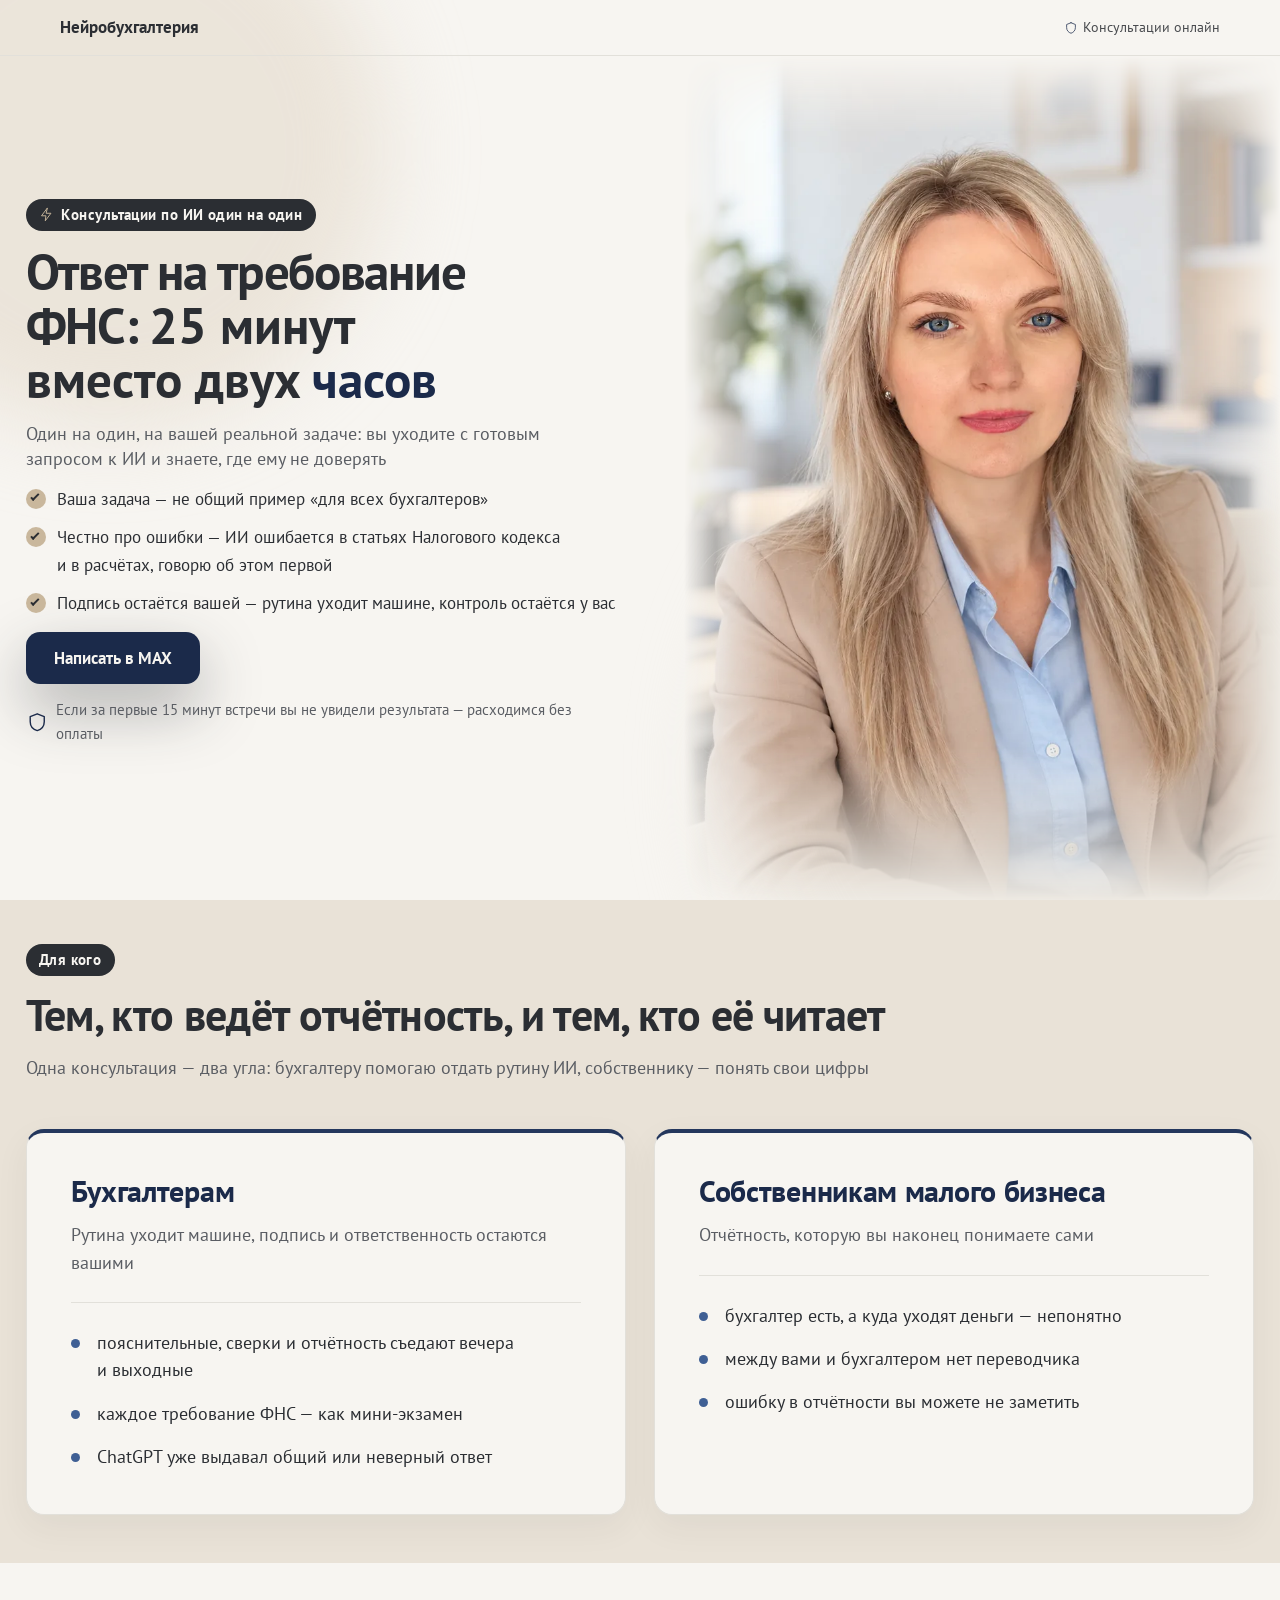
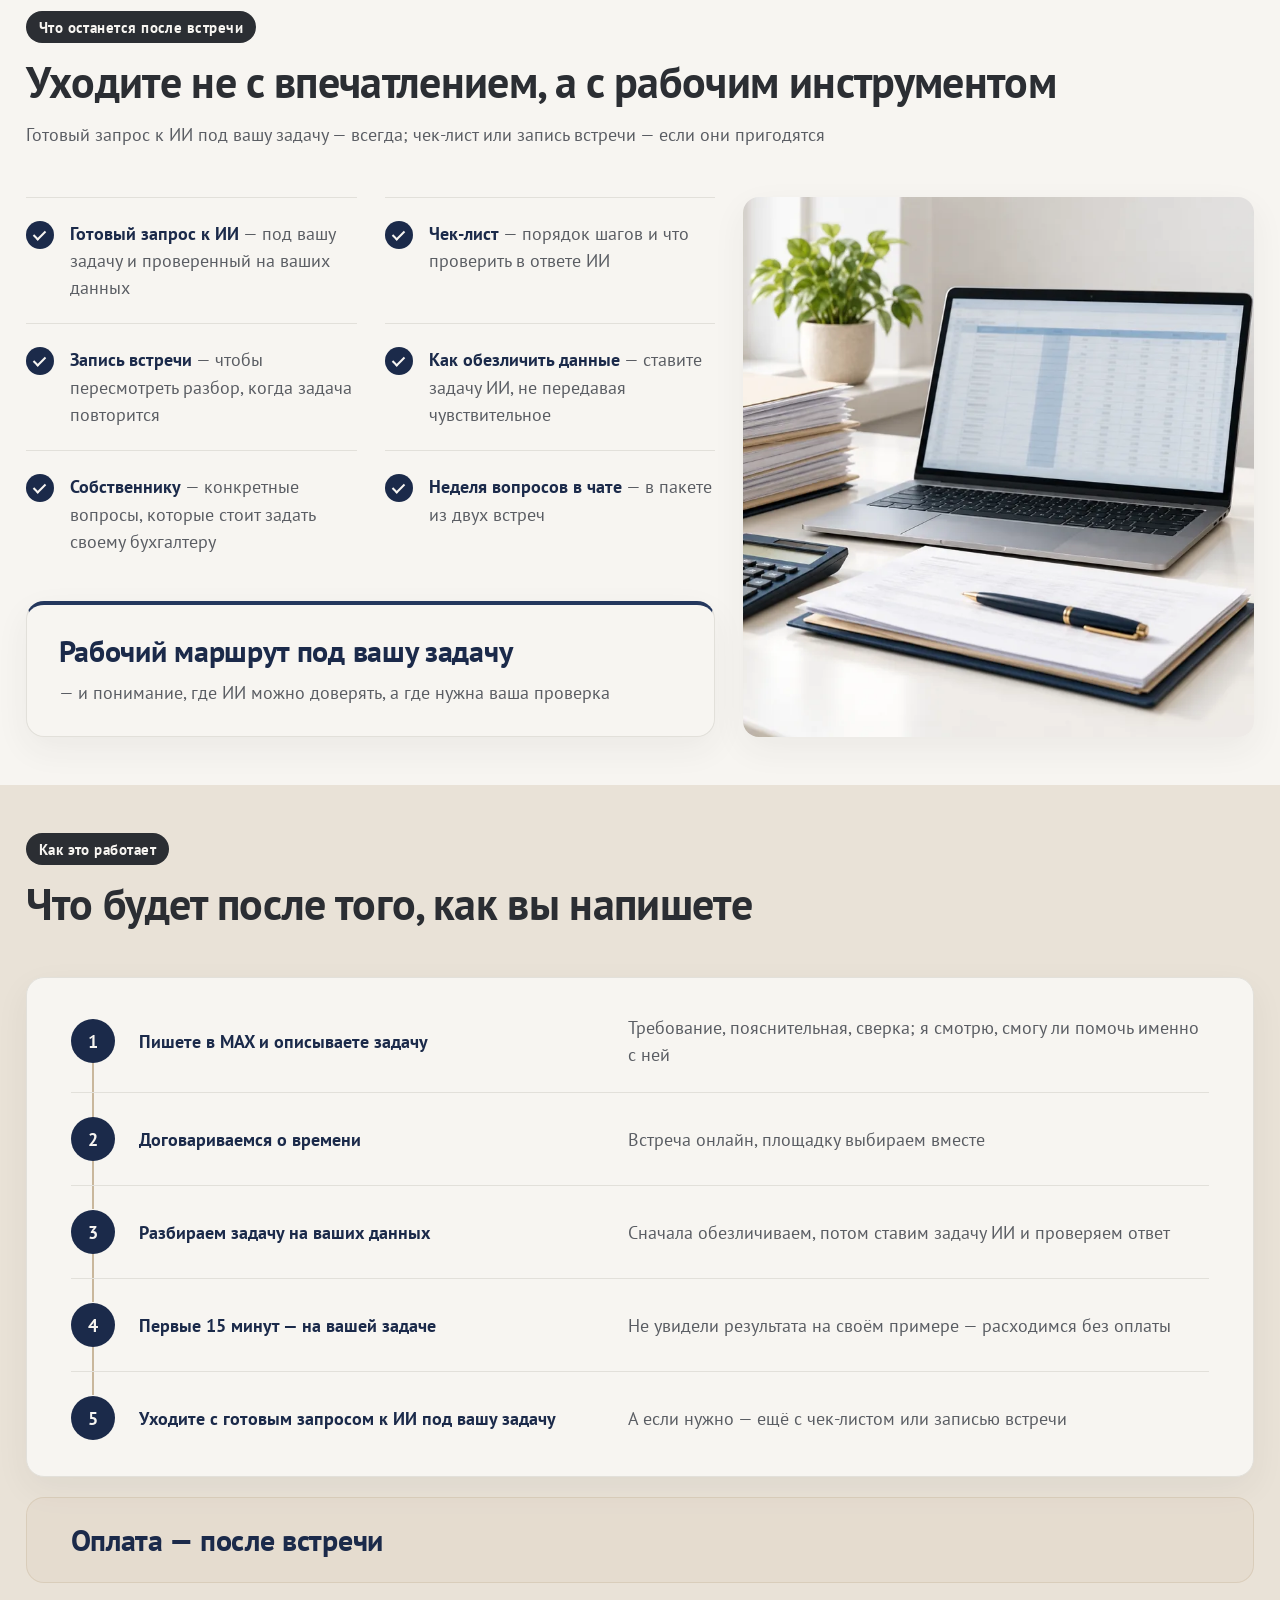
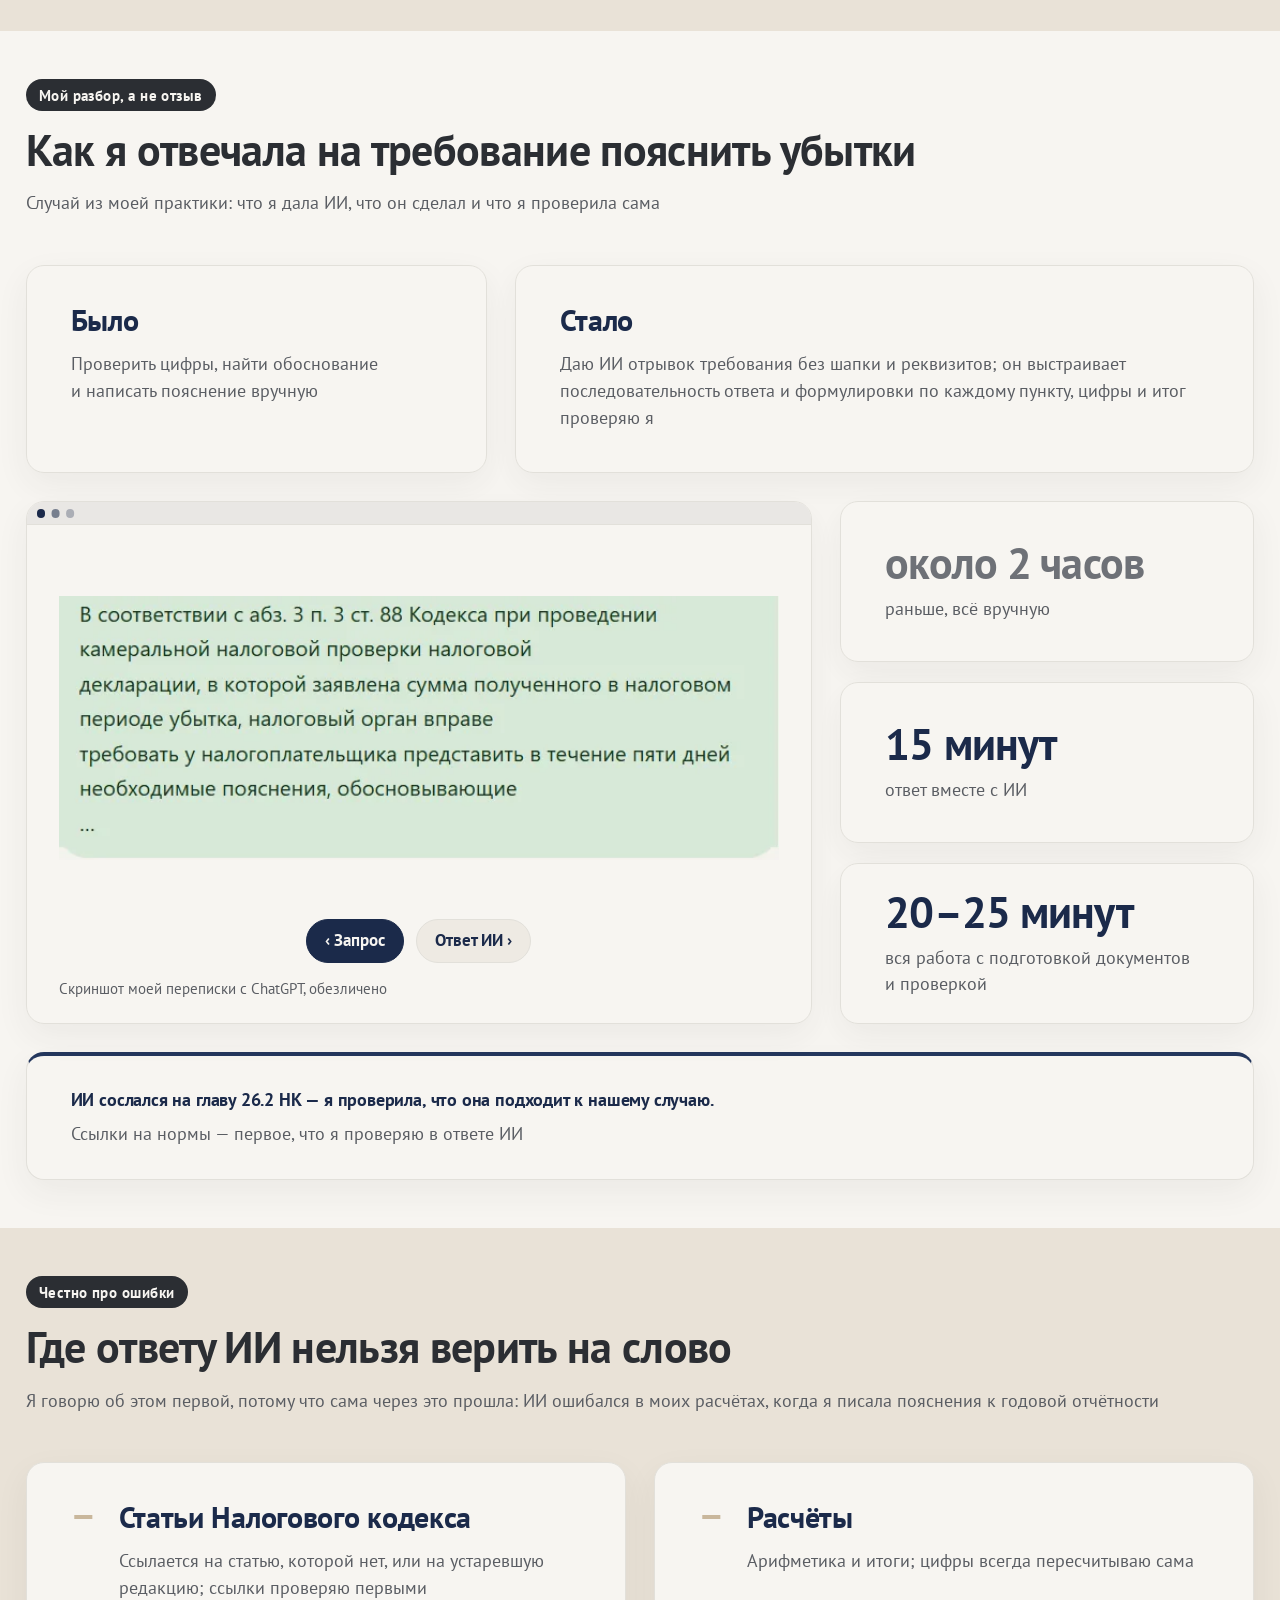
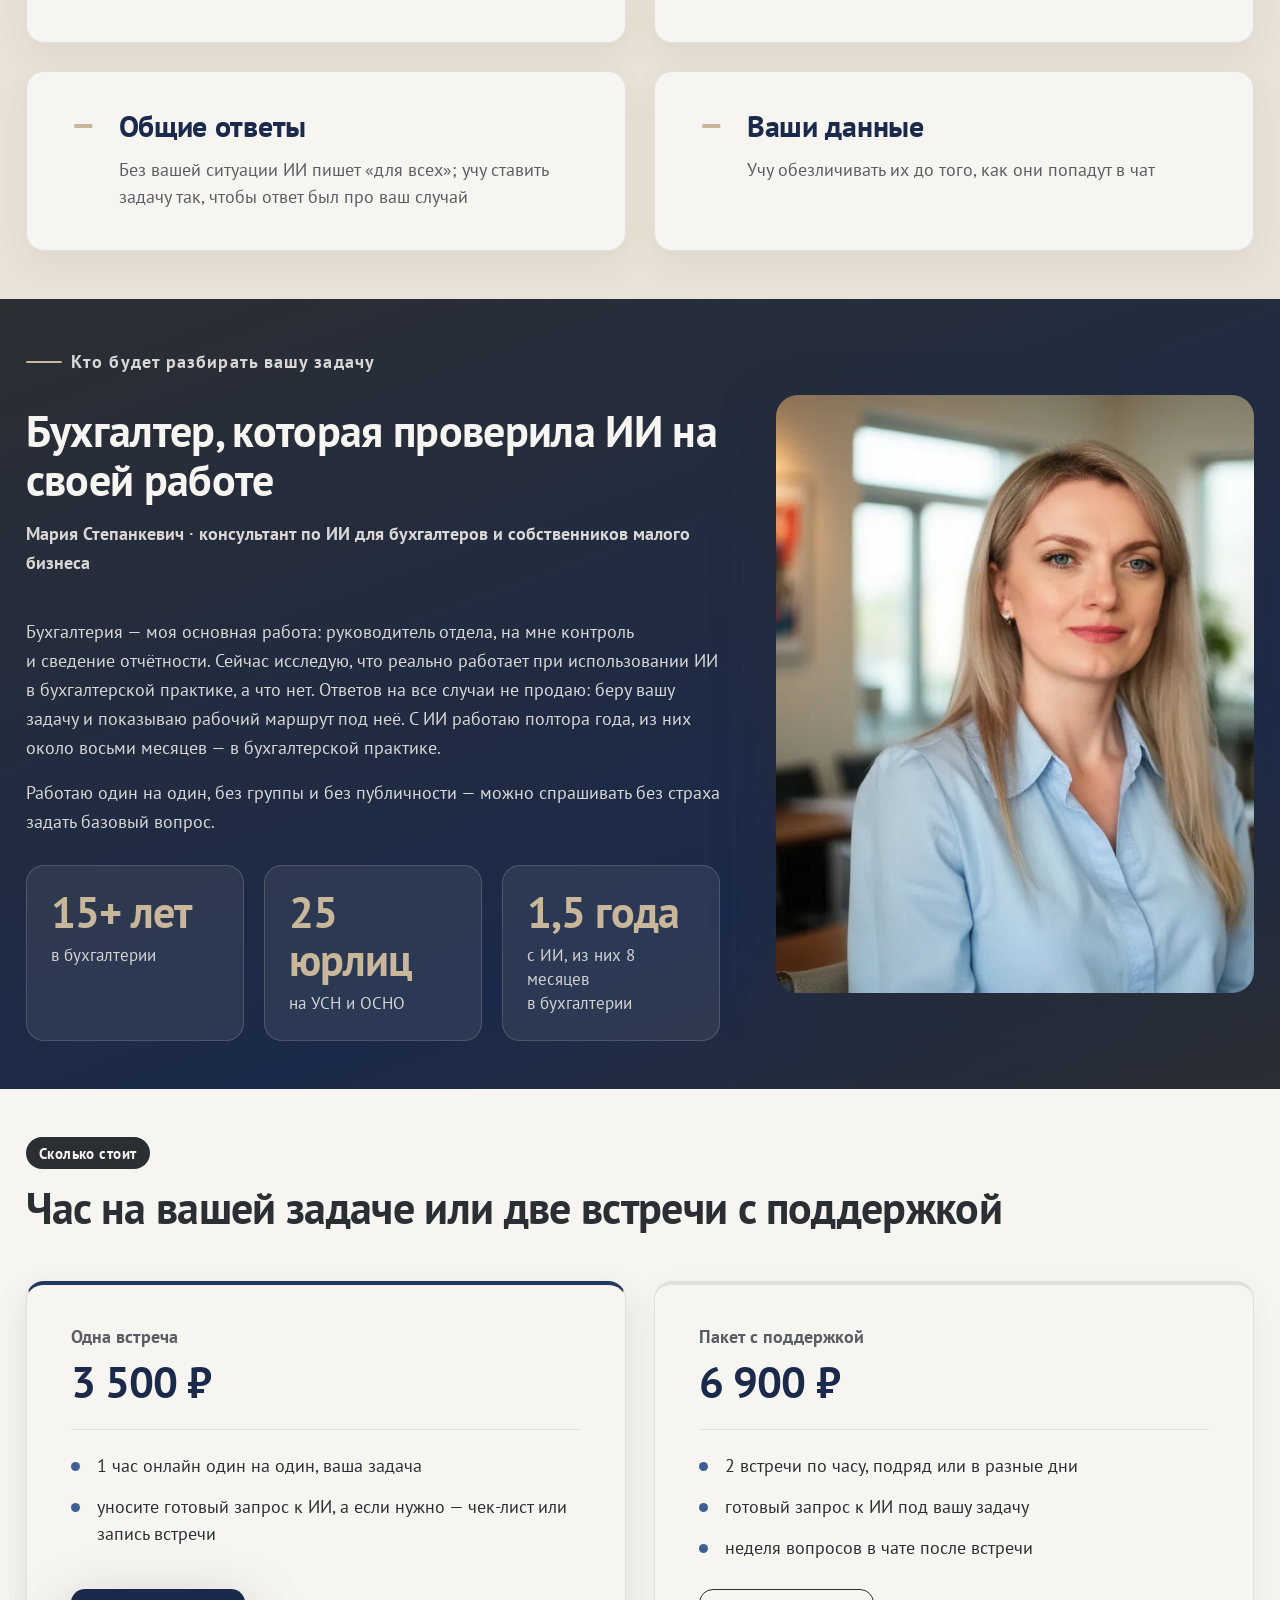
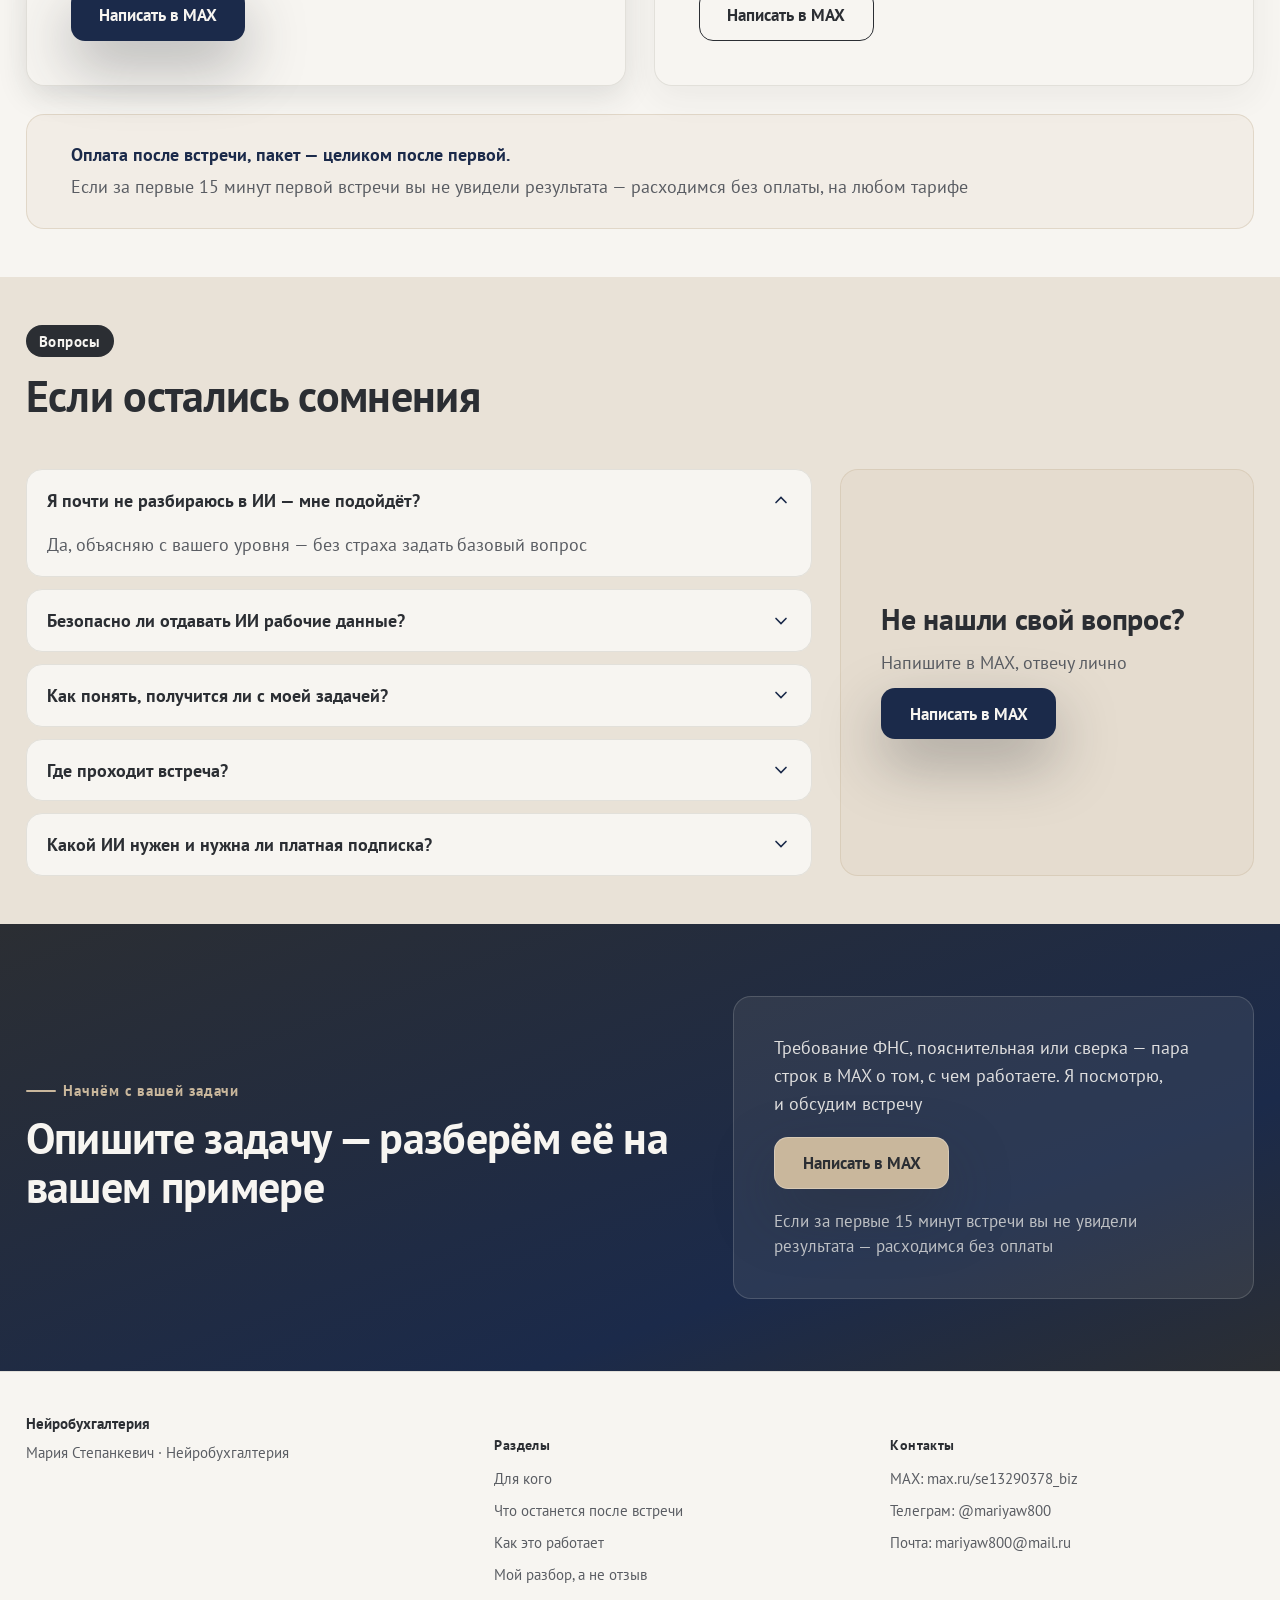
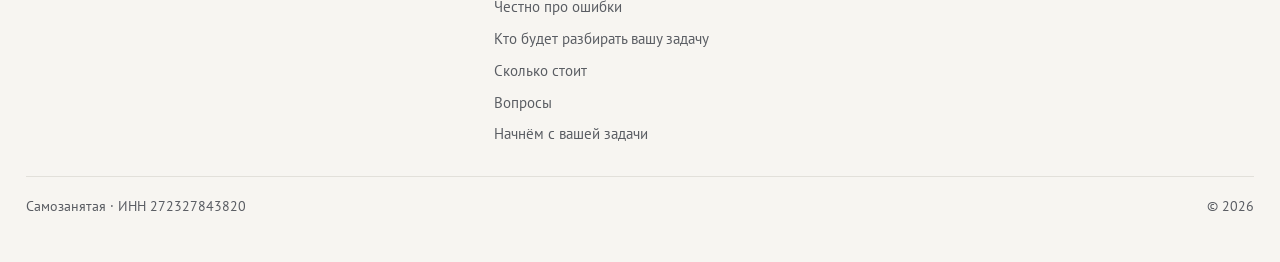
<file: index.html>
<!DOCTYPE html>
<html lang="ru">
<head>
<meta charset="utf-8">
<meta name="viewport" content="width=device-width, initial-scale=1">
<title>Нейробухгалтерия — консультации по ИИ для бухгалтеров · Мария Степанкевич</title>
<meta name="description" content="Консультации по ИИ один на один для бухгалтеров и собственников малого бизнеса. Разбираем вашу задачу — вы уходите с готовым запросом к ИИ.">
<meta name="robots" content="noindex, nofollow">
<meta property="og:title" content="Нейробухгалтерия — консультации по ИИ для бухгалтеров · Мария Степанкевич">
<meta property="og:description" content="Консультации по ИИ для бухгалтеров — один на один, на вашей задаче">
<meta property="og:image" content="https://mstepan201082.github.io/neurobuhgalteriya/img/card.jpg">
<meta property="og:type" content="website">
<link rel="preconnect" href="https://fonts.googleapis.com">
<link rel="preconnect" href="https://fonts.gstatic.com" crossorigin>
<link rel="stylesheet" href="https://fonts.googleapis.com/css2?family=PT+Sans:wght@400;600;700&display=swap" media="print" onload="this.media='all'">
<noscript><link rel="stylesheet" href="https://fonts.googleapis.com/css2?family=PT+Sans:wght@400;600;700&display=swap"></noscript>
<link rel="stylesheet" href="style.css">
<style>
:root {
  --шрифт-заголовков: 'PT Sans', system-ui, sans-serif;  --шрифт-текста: 'PT Sans', -apple-system, 'Segoe UI', sans-serif;
  --цвет-фон: #F7F5F1;  --цвет-фон-2: #EEEAE3;  --цвет-фон-карточки: #F7F5F1;
  --цвет-текст: #2B2E33;  --цвет-текст-мягкий: #5A5D63;  --цвет-текст-тихий: #6E7177;
  --цвет-акцент: #1B2A4A;  --цвет-акцент-тёмный: #2E4570;  --цвет-акцент-яркий: #3F5F94;  --цвет-на-акценте: #F7F5F1;
  --цвет-акцент-глубже: #24375D;  --цвет-акцент-маркер: #365282;
  --цвет-линия: #E2E0DA;
  --цвет-тёмный-фон: #2B2E33;  --цвет-тёмный-фон-2: #1B2A4A;  --цвет-тёмный-текст: #F7F5F1;
  --цвет-тёмный-фон-3: #232B3D;  --цвет-тёмный-фон-4: #1F2C42;
  --цвет-тёплый: #C9B79C;  --цвет-тёплый-мягкий: #E2D7C6;
  --цвет-стекло: color-mix(in srgb, #2B2E33 86%, transparent);
  --тень: 0 12px 34px color-mix(in srgb, #2B2E33 6%, transparent);
  --тень-чип: 0 10px 30px color-mix(in srgb, #2B2E33 12%, transparent);
  --тень-глубокая: 0 24px 60px color-mix(in srgb, #2B2E33 35%, transparent);
  --тень-спутник: 0 30px 60px color-mix(in srgb, #2B2E33 70%, transparent);
  --тень-плиты: 0 40px 100px color-mix(in srgb, #2B2E33 70%, transparent);
  --кегль-h1: 33px;  --кегль-h2: clamp(28px, 4.5vw, 44px);
  --кегль-текст: clamp(16px, 1vw, 17px);  --кегль-лид: clamp(17px, 1.1vw, 18px);
  --кегль-мелкий: 14px;  --кегль-кикер: clamp(14px, 1.1vw, 15px);  --кегль-цифра: 30px;  --разрядка-кикера: .03em;
  --отступ-секции: clamp(56px, 9vw, 120px);  --отступ-блока: clamp(16px, 2vw, 28px);
  --отступ-секции-тихо: clamp(44px, 7vw, 94px);  --отступ-секции-громко: clamp(64px, 10.5vw, 140px);
  --ширина: 1120px;  --ширина-колонки: 560px;  --радиус: 16px;  --радиус-малый: 8px;
  --радиус-карточки: 18px;  --радиус-плитки: 22px;  --радиус-телефон: 46px;  --кнопка-радиус: 14px;
  --радиус-модуля: 16px;  --нить: 2px;  --свой-кегль-пунктов: 1;
  --плавность: cubic-bezier(.2, .7, .2, 1);  --длительность: .25s;
  --цвет-тёплый-тёмный: #846C48;
}
@media (min-width: 900px) {
  :root { --кегль-h1: clamp(44px, 4vw, 58px); }
  .первый-экран--разворот .блок__внутри { min-height: calc(100vh - 3.5rem - var(--отступ-секции) * .7); }
}
:root, .светлый { --цвет-кнопки: #1B2A4A; --цвет-на-кнопке: #F7F5F1; --цвет-кнопки-навёл: var(--цвет-акцент-тёмный); }
.тёмный { --цвет-кнопки: #C9B79C; --цвет-на-кнопке: #2B2E33; --цвет-кнопки-навёл: #D7CAB6; }

</style>
<script>
(function () {
  var ЭТАЛОН = 0.535;                  // очко Open Sans — текстовой гарнитуры утверждённых макетов
  var ПОТОЛОК = 1.2, МЁРТВАЯ = 0.02;   // выше потолка расползается раскладка; ближе к единице не трогаем вовсе
  var КОМПЬЮТЕР = "(min-width: 900px)";
  var ТОКЕНЫ = ["--кегль-текст", "--кегль-лид", "--кегль-мелкий", "--кегль-кикер"];
  var корень = document.documentElement;
  var холст = document.createElement("canvas").getContext("2d");
  var ждём = 0;

  function мера(буква) { var м = холст.measureText(буква); return (м && м.actualBoundingBoxAscent) || 0; }

  function применить() {
    ждём = 0;
    if (!холст) { return; }

    for (var i = 0; i < ТОКЕНЫ.length; i++) { корень.style.removeProperty(ТОКЕНЫ[i]); }
    var стиль = getComputedStyle(корень), стек = стиль.getPropertyValue("--шрифт-текста").trim();
    if (!стек) { return; }
    холст.font = "400 100px " + стек;

    var очко = Math.max(мера("х"), мера("x")) / 100;
    if (!(очко > 0)) { return; }
    var k = Math.round(Math.min(ПОТОЛОК, Math.max(1, ЭТАЛОН / очко)) * 1000) / 1000;
    if (k - 1 < МЁРТВАЯ || !matchMedia(КОМПЬЮТЕР).matches) { k = 1; }
    корень.setAttribute("data-очко", очко.toFixed(3));      // чтобы проверка могла сказать числа вслух
    корень.setAttribute("data-поправка", k.toFixed(3));
    if (k === 1) { return; }
    for (i = 0; i < ТОКЕНЫ.length; i++) {
      var было = стиль.getPropertyValue(ТОКЕНЫ[i]).trim();
      if (было) { корень.style.setProperty(ТОКЕНЫ[i], "calc((" + было + ") * " + k + ")"); }
    }
  }

  применить();

  if (document.fonts && document.fonts.ready) { document.fonts.ready.then(применить); }

  if (document.fonts && document.fonts.addEventListener) {
    document.fonts.addEventListener("loadingdone", function () { ждём = ждём || requestAnimationFrame(применить); });
  }

  addEventListener("resize", function () { ждём = ждём || requestAnimationFrame(применить); });
})();
</script>
</head>
<body class="с-липкой-кнопкой">
<section class="блок блок--первый-экран первый-экран--разворот светлый" id="экран-1" data-тип="первый-экран" data-схема="разворот" data-ключ-макета="светлая" data-картинка="фото">
  <header class="шапка">
    <a class="шапка__лого" href="#">Нейробухгалтерия</a>
    <span class="шапка__лиц"><svg class="иконка" aria-hidden="true" xmlns="http://www.w3.org/2000/svg" viewBox="0 0 24 24" fill="none" stroke="currentColor" stroke-width="1.5" stroke-linecap="round" stroke-linejoin="round">
  <path d="M12 3l7.5 3v5.5c0 4.6-3.2 8.2-7.5 9.5-4.3-1.3-7.5-4.9-7.5-9.5V6L12 3z"/>
</svg><span><span class="полн">Консультации онлайн</span></span></span>
  </header>
  <span class="пятно пятно--1"></span><span class="пятно пятно--2"></span>
  <div class="блок__внутри">
    <div class="первый-экран__текст">
      <p class="кикер"><svg class="иконка" aria-hidden="true" xmlns="http://www.w3.org/2000/svg" viewBox="0 0 24 24" fill="none" stroke="currentColor" stroke-width="1.5" stroke-linecap="round" stroke-linejoin="round">
  <path d="M13 2L4 14h7l-1 8 9-12h-7z"/>
</svg>Консультации по ИИ один на один</p>
      <h1>Ответ на требование ФНС<span class="делитель">:</span> <span class="хвост">25 минут вместо двух <em class="акцент">часов</em></span></h1>
      <p class="лид">Один на один, на вашей реальной задаче: вы уходите с готовым запросом к ИИ и знаете, где ему не доверять</p>
      <ul class="список-иконок">
        <li><i class="галка"></i><span>Ваша задача — не общий пример «для всех бухгалтеров»</span></li>
        <li><i class="галка"></i><span>Честно про ошибки — ИИ ошибается в статьях Налогового кодекса и в расчётах, говорю об этом первой</span></li>
        <li><i class="галка"></i><span>Подпись остаётся вашей — рутина уходит машине, контроль остаётся у вас</span></li>
      </ul>
      <div class="первый-экран__действие"><a class="кнопка кнопка--главная" href="https://max.ru/se13290378_biz">Написать в MAX</a></div>
      <p class="мелкий первый-экран__доверие"><svg class="иконка" aria-hidden="true" xmlns="http://www.w3.org/2000/svg" viewBox="0 0 24 24" fill="none" stroke="currentColor" stroke-width="1.5" stroke-linecap="round" stroke-linejoin="round">
  <path d="M12 3l7.5 3v5.5c0 4.6-3.2 8.2-7.5 9.5-4.3-1.3-7.5-4.9-7.5-9.5V6L12 3z"/>
</svg> Если за первые 15 минут встречи вы не увидели результата — расходимся без оплаты</p>
    </div>
    <figure class="картинка картинка--фото картинка--край первый-экран__картинка" style="--лицо-в-кадре: .22">
      <picture><source media="(max-width: 899px)" srcset="img/portret-telefon.webp"><img src="img/portret.webp" alt="Мария Степанкевич, консультант по ИИ для бухгалтеров" data-лицо="50,22" fetchpriority="high"></picture>
    </figure>
  </div>
</section>
<section class="блок блок--боль блок--тихо светлый второй" id="экран-02" data-тип="боль" data-вёрстка="своя">
<div class="блок__внутри">
  <div class="секция__шапка">
    <p class="кикер">Для кого</p>
    <h2>Тем, кто ведёт отчётность, и тем, кто её читает</h2>
    <p class="лид секция__лид">Одна консультация — два угла: бухгалтеру помогаю отдать рутину ИИ, собственнику — понять свои цифры</p>
  </div>
  <div class="пара секция__тело">
    <div class="роль кромка--акцент">
      <b>Бухгалтерам</b>
      <p>Рутина уходит машине, подпись и ответственность остаются вашими</p>
      <ul class="беды">
        <li>пояснительные, сверки и отчётность съедают вечера и выходные</li>
        <li>каждое требование ФНС — как мини-экзамен</li>
        <li>ChatGPT уже выдавал общий или неверный ответ</li>
      </ul>
    </div>
    <div class="роль кромка--акцент">
      <b>Собственникам малого бизнеса</b>
      <p>Отчётность, которую вы наконец понимаете сами</p>
      <ul class="беды">
        <li>бухгалтер есть, а куда уходят деньги — непонятно</li>
        <li>между вами и бухгалтером нет переводчика</li>
        <li>ошибку в отчётности вы можете не заметить</li>
      </ul>
    </div>
  </div>
</div>
</section>
<section class="блок блок--что-получите светлый" id="экран-03" data-тип="что-получите" data-вёрстка="своя">
<div class="блок__внутри">
  <div class="секция__шапка">
    <p class="кикер">Что останется после встречи</p>
    <h2>Уходите не с впечатлением, а с рабочим инструментом</h2>
    <p class="лид секция__лид">Готовый запрос к ИИ под вашу задачу — всегда; чек-лист или запись встречи — если они пригодятся</p>
  </div>
  <div class="разворот секция__тело">
    <div class="лево">
      <ul class="вещи">
        <li><b>Готовый запрос к ИИ</b> — под вашу задачу и проверенный на ваших данных</li>
        <li><b>Чек-лист</b> — порядок шагов и что проверить в ответе ИИ</li>
        <li><b>Запись встречи</b> — чтобы пересмотреть разбор, когда задача повторится</li>
        <li><b>Как обезличить данные</b> — ставите задачу ИИ, не передавая чувствительное</li>
        <li><b>Собственнику</b> — конкретные вопросы, которые стоит задать своему бухгалтеру</li>
        <li><b>Неделя вопросов в чате</b> — в пакете из двух встреч</li>
      </ul>
      <div class="роль кромка--акцент итог">
        <b>Рабочий маршрут под вашу задачу</b>
        <p>— и понимание, где ИИ можно доверять, а где нужна ваша проверка</p>
      </div>
    </div>
    <figure class="фото кадр-стол"><img src="img/stol.webp" width="1200" height="800" alt="Рабочий стол у окна: ноутбук с таблицей, стопка папок, калькулятор и ручка" loading="lazy" decoding="async"></figure>
  </div>
</div>
</section>
<section class="блок блок--решение блок--тихо светлый второй" id="экран-04" data-тип="решение" data-вёрстка="своя">
<div class="блок__внутри">
  <div class="секция__шапка">
    <p class="кикер">Как это работает</p>
    <h2>Что будет после того, как вы напишете</h2>
  </div>
  <div class="секция__тело">
    <ol class="дорога">
      <li><span class="кружок">1</span><b>Пишете в MAX и описываете задачу</b><p>Требование, пояснительная, сверка; я смотрю, смогу ли помочь именно с ней</p></li>
      <li><span class="кружок">2</span><b>Договариваемся о времени</b><p>Встреча онлайн, площадку выбираем вместе</p></li>
      <li><span class="кружок">3</span><b>Разбираем задачу на ваших данных</b><p>Сначала обезличиваем, потом ставим задачу ИИ и проверяем ответ</p></li>
      <li><span class="кружок">4</span><b>Первые 15 минут — на вашей задаче</b><p>Не увидели результата на своём примере — расходимся без оплаты</p></li>
      <li><span class="кружок">5</span><b>Уходите с готовым запросом к ИИ под вашу задачу</b><p>А если нужно — ещё с чек-листом или записью встречи</p></li>
    </ol>
    <div class="врезка">
      <b>Оплата — после встречи</b>
    </div>
  </div>
</div>
</section>
<section class="блок блок--кейс светлый" id="экран-05" data-тип="кейс" data-вёрстка="своя">
<div class="блок__внутри">
  <div class="секция__шапка">
    <p class="кикер">Мой разбор, а не отзыв</p>
    <h2>Как я отвечала на требование пояснить убытки</h2>
    <p class="лид секция__лид">Случай из моей практики: что я дала ИИ, что он сделал и что я проверила сама</p>
  </div>
  <div class="история секция__тело">
    <div class="пара">
      <div class="роль">
        <b>Было</b>
        <p>Проверить цифры, найти обоснование и написать пояснение вручную</p>
      </div>
      <div class="роль">
        <b>Стало</b>
        <p>Даю ИИ отрывок требования без шапки и реквизитов; он выстраивает последовательность ответа и формулировки по каждому пункту, цифры и итог проверяю я</p>
      </div>
    </div>
    <div class="доказательство">
      <figure class="мокап">
        <div class="переписка" onscroll="var в = this.scrollLeft > this.clientWidth / 2, к = this.parentNode.querySelectorAll('.стрелка'); к[0].classList.toggle('стрелка--тут', !в); к[1].classList.toggle('стрелка--тут', в)">
          <div class="кадр"><img src="img/skrin-zapros.webp" width="672" height="246" alt="Скриншот запроса к ChatGPT: отрывок требования налогового органа представить пояснения по убытку, без шапки и реквизитов" loading="lazy" decoding="async"></div>
          <div class="кадр"><img src="img/skrin-otvet.webp" width="948" height="187" alt="Скриншот ответа ChatGPT: что повлияло на финансовый результат — рост расходов на товары, материалы и услуги, рост операционных расходов, изменение рыночной конъюнктуры, поддержание и развитие деятельности" loading="lazy" decoding="async"></div>
        </div>
        <div class="пульт">
          <button type="button" class="стрелка стрелка--тут" onclick="this.closest('figure').querySelector('.переписка').scrollTo({left: 0})">‹ Запрос</button>
          <button type="button" class="стрелка" onclick="var л = this.closest('figure').querySelector('.переписка'); л.scrollTo({left: л.scrollWidth})">Ответ ИИ ›</button>
        </div>
        <figcaption>Скриншот моей переписки с ChatGPT, обезличено</figcaption>
      </figure>
      <ul class="счёт">
        <li><b>около 2 часов</b><span>раньше, всё вручную</span></li>
        <li><b>15 минут</b><span>ответ вместе с ИИ</span></li>
        <li><b>20–25 минут</b><span>вся работа с подготовкой документов и проверкой</span></li>
      </ul>
    </div>
    <div class="роль кромка--акцент вывод">
      <b>ИИ сослался на главу 26.2 НК — я проверила, что она подходит к нашему случаю.</b>
      <p>Ссылки на нормы — первое, что я проверяю в ответе ИИ</p>
    </div>
  </div>
</div>
</section>
<section class="блок блок--условия блок--тихо светлый второй" id="экран-06" data-тип="условия" data-вёрстка="своя">
<div class="блок__внутри">
  <div class="секция__шапка">
    <p class="кикер">Честно про ошибки</p>
    <h2>Где ответу ИИ нельзя верить на слово</h2>
    <p class="лид секция__лид">Я говорю об этом первой, потому что сама через это прошла: ИИ ошибался в моих расчётах, когда я писала пояснения к годовой отчётности</p>
  </div>
  <ul class="места секция__тело">
    <li><b>Статьи Налогового кодекса</b><p>Ссылается на статью, которой нет, или на устаревшую редакцию; ссылки проверяю первыми</p></li>
    <li><b>Расчёты</b><p>Арифметика и итоги; цифры всегда пересчитываю сама</p></li>
    <li><b>Общие ответы</b><p>Без вашей ситуации ИИ пишет «для всех»; учу ставить задачу так, чтобы ответ был про ваш случай</p></li>
    <li><b>Ваши данные</b><p>Учу обезличивать их до того, как они попадут в чат</p></li>
  </ul>
</div>
</section>
<section class="блок блок--о-себе тёмный" id="экран-07" data-тип="о-себе" data-вёрстка="своя">
<div class="блок__внутри">
  <div class="разворот">
    <div class="рассказ секция__тело">
      <div class="секция__шапка">
        <p class="кикер">Кто будет разбирать вашу задачу</p>
        <h2>Бухгалтер, которая проверила ИИ на своей работе</h2>
        <p class="имя">Мария Степанкевич · консультант по ИИ для бухгалтеров и собственников малого бизнеса</p>
      </div>
      <p>Бухгалтерия — моя основная работа: руководитель отдела, на мне контроль и сведение отчётности. Сейчас исследую, что реально работает при использовании ИИ в бухгалтерской практике, а что нет. Ответов на все случаи не продаю: беру вашу задачу и показываю рабочий маршрут под неё. С ИИ работаю полтора года, из них около восьми месяцев — в бухгалтерской практике.</p>
      <p>Работаю один на один, без группы и без публичности — можно спрашивать без страха задать базовый вопрос.</p>
      <ul class="опоры">
        <li><b>15+ лет</b><span>в бухгалтерии</span></li>
        <li><b>25 юрлиц</b><span>на УСН и ОСНО</span></li>
        <li><b>1,5 года</b><span>с ИИ, из них 8 месяцев в бухгалтерии</span></li>
      </ul>
    </div>
    <figure class="фото">
      <img src="img/portret-avtor.webp" alt="Мария Степанкевич" loading="lazy" decoding="async">
    </figure>
  </div>
</div>
</section>
<section class="блок блок--услуги-и-цены светлый" id="экран-08" data-тип="услуги-и-цены" data-вёрстка="своя">
<div class="блок__внутри">
  <div class="секция__шапка">
    <p class="кикер">Сколько стоит</p>
    <h2>Час на вашей задаче или две встречи с поддержкой</h2>
  </div>
  <div class="секция__тело">
    <div class="пакеты">
      <div class="пакет пакет--главный">
        <span class="пакет__имя">Одна встреча</span>
        <b class="пакет__цена">3 500 ₽</b>
        <ul class="пакет__состав">
          <li>1 час онлайн один на один, ваша задача</li>
          <li>уносите готовый запрос к ИИ, а если нужно — чек-лист или запись встречи</li>
        </ul>
        <div class="пакет__шаг"><a class="кнопка кнопка--главная" href="https://max.ru/se13290378_biz">Написать в MAX</a></div>
      </div>
      <div class="пакет">
        <span class="пакет__имя">Пакет с поддержкой</span>
        <b class="пакет__цена">6 900 ₽</b>
        <ul class="пакет__состав">
          <li>2 встречи по часу, подряд или в разные дни</li>
          <li>готовый запрос к ИИ под вашу задачу</li>
          <li>неделя вопросов в чате после встречи</li>
        </ul>
        <div class="пакет__шаг"><a class="кнопка кнопка--контур" href="https://max.ru/se13290378_biz">Написать в MAX</a></div>
      </div>
    </div>
    <div class="врезка условие">
      <b>Оплата после встречи, пакет — целиком после первой.</b>
      <p>Если за первые 15 минут первой встречи вы не увидели результата — расходимся без оплаты, на любом тарифе</p>
    </div>
  </div>
</div>
</section>
<section class="блок блок--вопросы-ответы блок--тихо светлый второй" id="экран-09" data-тип="вопросы-ответы" data-вёрстка="своя">
<div class="блок__внутри">
  <div class="секция__шапка">
    <p class="кикер">Вопросы</p>
    <h2>Если остались сомнения</h2>
  </div>
  <div class="пара секция__тело">
    <div class="вопросы">
      <details class="вопрос" open>
        <summary class="вопрос__шапка"><span>Я почти не разбираюсь в ИИ — мне подойдёт?</span><svg class="вопрос__шеврон" viewBox="0 0 24 24" fill="none" stroke="currentColor" stroke-width="2" stroke-linecap="round" aria-hidden="true"><path d="M6 9l6 6 6-6"/></svg></summary>
        <div class="вопрос__тело">Да, объясняю с вашего уровня — без страха задать базовый вопрос</div>
      </details>
      <details class="вопрос">
        <summary class="вопрос__шапка"><span>Безопасно ли отдавать ИИ рабочие данные?</span><svg class="вопрос__шеврон" viewBox="0 0 24 24" fill="none" stroke="currentColor" stroke-width="2" stroke-linecap="round" aria-hidden="true"><path d="M6 9l6 6 6-6"/></svg></summary>
        <div class="вопрос__тело">Чувствительное в чат не отправляем: сначала обезличиваем данные, потом ставим задачу. Этому я тоже учу</div>
      </details>
      <details class="вопрос">
        <summary class="вопрос__шапка"><span>Как понять, получится ли с моей задачей?</span><svg class="вопрос__шеврон" viewBox="0 0 24 24" fill="none" stroke="currentColor" stroke-width="2" stroke-linecap="round" aria-hidden="true"><path d="M6 9l6 6 6-6"/></svg></summary>
        <div class="вопрос__тело">Опишите её заранее — честно скажу, смогу ли помочь</div>
      </details>
      <details class="вопрос">
        <summary class="вопрос__шапка"><span>Где проходит встреча?</span><svg class="вопрос__шеврон" viewBox="0 0 24 24" fill="none" stroke="currentColor" stroke-width="2" stroke-linecap="round" aria-hidden="true"><path d="M6 9l6 6 6-6"/></svg></summary>
        <div class="вопрос__тело">Онлайн, площадку выбираем вместе</div>
      </details>
      <details class="вопрос">
        <summary class="вопрос__шапка"><span>Какой ИИ нужен и нужна ли платная подписка?</span><svg class="вопрос__шеврон" viewBox="0 0 24 24" fill="none" stroke="currentColor" stroke-width="2" stroke-linecap="round" aria-hidden="true"><path d="M6 9l6 6 6-6"/></svg></summary>
        <div class="вопрос__тело">Работаем в ChatGPT, платный тариф не обязателен. Как настроить рабочее место — подскажу перед встречей</div>
      </details>
    </div>
    <div class="вопрос-карточка">
      <b>Не нашли свой вопрос?</b>
      <p>Напишите в MAX, отвечу лично</p>
      <a class="кнопка кнопка--главная" href="https://max.ru/se13290378_biz">Написать в MAX</a>
    </div>
  </div>
</div>
</section>
<section class="блок блок--финал тёмный" id="экран-10" data-тип="финал" data-вёрстка="своя">
<div class="блок__внутри">
  <div class="призыв">
    <div class="секция__шапка">
      <p class="кикер">Начнём с вашей задачи</p>
      <h2>Опишите задачу — разберём её на вашем примере</h2>
    </div>
    <div class="шаг-к-делу секция__тело">
      <p>Требование ФНС, пояснительная или сверка — пара строк в MAX о том, с чем работаете. Я посмотрю, и обсудим встречу</p>
      <a class="кнопка кнопка--главная" href="https://max.ru/se13290378_biz">Написать в MAX</a>
      <p class="условие-шага">Если за первые 15 минут встречи вы не увидели результата — расходимся без оплаты</p>
    </div>
  </div>
</div>
</section>
<section class="блок блок--подвал блок--тихо светлый" id="экран-11" data-тип="подвал" data-вёрстка="своя">
<div class="блок__внутри">
  <div class="подвал__сетка">
    <div>
      <span class="подвал__лого">Нейробухгалтерия</span>
      <p>Мария Степанкевич · Нейробухгалтерия</p>
    </div>
    <div>
      <h4>Разделы</h4>
      <div class="подвал__ссылки подвал__разделы">
        <a href="#экран-02">Для кого</a>
        <a href="#экран-03">Что останется после встречи</a>
        <a href="#экран-04">Как это работает</a>
        <a href="#экран-05">Мой разбор, а не отзыв</a>
        <a href="#экран-06">Честно про ошибки</a>
        <a href="#экран-07">Кто будет разбирать вашу задачу</a>
        <a href="#экран-08">Сколько стоит</a>
        <a href="#экран-09">Вопросы</a>
        <a href="#экран-10">Начнём с вашей задачи</a>
      </div>
    </div>
    <div>
      <h4>Контакты</h4>
      <div class="подвал__ссылки">
        <a href="https://max.ru/se13290378_biz" target="_blank" rel="noopener">MAX: max.ru/se13290378_biz</a>
        <a href="https://t.me/mariyaw800" target="_blank" rel="noopener">Телеграм: @mariyaw800</a>
        <a href="mailto:mariyaw800@mail.ru">Почта: mariyaw800@mail.ru</a>
      </div>
    </div>
  </div>
  <div class="подвал__низ">
    <span>Самозанятая · ИНН 272327843820</span>
    <span>© 2026</span>
  </div>
</div>
</section>
<div class="липкая-кнопка"><a class="кнопка кнопка--главная" href="https://max.ru/se13290378_biz">Написать в MAX</a></div>
<script>
(function () {
  var СПИТ = "главная-на-виду";                       // класс на body; правило сна — в стилях
  var кнопка = document.querySelector(".первый-экран__действие .кнопка--главная");
  if (!кнопка || !window.IntersectionObserver) { return; }

  function пометить(на_виду) { document.body.classList.toggle(СПИТ, !!на_виду); }

  var б = кнопка.getBoundingClientRect();
  пометить(б.bottom > 0 && б.top < (window.innerHeight || 0));

  requestAnimationFrame(function () {
    requestAnimationFrame(function () { document.body.classList.add("панель-с-переходом"); });
  });

  new IntersectionObserver(function (записи) {
    пометить(записи[записи.length - 1].isIntersecting);
  }, { threshold: 0 }).observe(кнопка);
})();
</script>
</body>
</html>
</file>
<file: style.css>
body { font: var(--кегль-текст)/1.6 var(--шрифт-текста); color: var(--цвет-текст);
       background: var(--цвет-фон); margin: 0; -webkit-font-smoothing: antialiased; }
h1 { font-size: var(--кегль-h1); font-weight: 700; line-height: 1.05; letter-spacing: -0.025em; }
h2 { font-size: var(--кегль-h2); font-weight: 700; line-height: 1.12; letter-spacing: -0.015em; }
.лид { font-size: var(--кегль-лид, var(--кегль-текст)); line-height: 1.55; color: var(--цвет-текст-мягкий); }  .акцент { font-style: normal; color: var(--цвет-акцент); }
.блок { padding: var(--отступ-секции) 0; position: relative; overflow: hidden; }
.блок__внутри { width: min(100% - 2 * var(--отступ-блока), var(--ширина)); margin: 0 auto; position: relative; }

.тёмный { background: linear-gradient(160deg, var(--фон-ключа, var(--цвет-тёмный-фон)), var(--фон-2-ключа, var(--цвет-тёмный-фон)) 70%, var(--фон-ключа, var(--цвет-тёмный-фон)));
  background-color: var(--фон-ключа, var(--цвет-тёмный-фон)); color: var(--текст-ключа, var(--цвет-тёмный-текст)); }

*, *::before, *::after { box-sizing: border-box; }
img, video, iframe { max-width: 100%; height: auto; }
[hidden] { display: none !important; }

p, li, h1, h2, h3, dd, dt, summary, blockquote { overflow-wrap: break-word; }
h1, h2, h3 { font-family: var(--шрифт-заголовков); margin: 0 0 .5em; }
h3 { font-size: calc(var(--кегль-текст) * 1.25); font-weight: 700; line-height: 1.25; }
p, ul, ol { margin: 0 0 1em; }  ul, ol { padding-left: 1.25em; }
.лид { max-width: calc(var(--ширина-колонки) * .95); margin-bottom: 1.2em; }
.мелкий { font-size: var(--кегль-мелкий); color: var(--цвет-текст-мягкий); }
a { color: var(--цвет-акцент); text-underline-offset: .15em; }

.блок__внутри { z-index: 1; }  .блок__внутри > :last-child { margin-bottom: 0; }
.светлый { background: var(--цвет-фон); color: var(--цвет-текст); }  .светлый.второй { background: var(--цвет-фон-2); }

body, .светлый { --фон-ключа: var(--цвет-фон); --фон-2-ключа: var(--цвет-фон-2, var(--цвет-фон)); --текст-ключа: var(--цвет-текст); --подложка-ключа: transparent;
  --вуаль-ключа: var(--фон-ключа); --тёплый-ключа: var(--цвет-тёплый-тёмный, var(--цвет-акцент-тёмный));
  --глубина-ключа: var(--цвет-тёплый-мягкий, var(--цвет-тёплый, var(--цвет-линия))); --тепло-ключа: color-mix(in srgb, var(--цвет-тёплый-мягкий, var(--цвет-тёплый, var(--цвет-линия))) 40%, transparent); }
.светлый.второй { --фон-ключа: var(--цвет-фон-2); --фон-2-ключа: var(--цвет-фон); }  .тёмный.второй { --фон-ключа: var(--цвет-тёмный-фон-2, var(--цвет-тёмный-фон)); --фон-2-ключа: var(--цвет-тёмный-фон); }
.тёмный { --фон-ключа: var(--цвет-тёмный-фон); --фон-2-ключа: var(--цвет-тёмный-фон-2, var(--цвет-тёмный-фон)); --текст-ключа: var(--цвет-тёмный-текст);
  --вуаль-ключа: var(--фон-ключа); --тёплый-ключа: var(--цвет-тёплый, var(--цвет-акцент-тёмный)); --глубина-ключа: var(--цвет-акцент); --тепло-ключа: transparent;
  --подложка-ключа: color-mix(in srgb, var(--цвет-тёплый, var(--цвет-акцент-тёмный)) 12%, transparent); }

.тёмный h1, .тёмный h2, .тёмный h3, .тёмный .цитата__кто b { color: var(--текст-ключа, var(--цвет-тёмный-текст)); }
.тёмный .лид, .тёмный .мелкий, .тёмный .цитата__кто, .тёмный .вопрос > p, .тёмный .контакт__что,
.тёмный .фото figcaption, .тёмный .мокап figcaption { color: color-mix(in srgb, var(--текст-ключа, var(--цвет-тёмный-текст)) var(--мягкость-текста, 72%), transparent); }

.тёмный a:not(.кнопка) { color: var(--цвет-тёмный-текст); text-decoration-color: var(--цвет-акцент); }

.тёмный .акцент { color: var(--цвет-акцент-яркий, var(--цвет-акцент)); }
.тёмный .иконка, .тёмный .бейдж, .тёмный .цитата::before, .тёмный .вопрос > summary::after { color: var(--цвет-акцент); }
.тёмный :focus-visible, .тёмный .кнопка:focus-visible, .тёмный .вопрос > summary:focus-visible { outline-color: var(--цвет-тёмный-текст); }

.кнопка { background: var(--цвет-кнопки, var(--цвет-акцент)); color: var(--цвет-на-кнопке, var(--цвет-на-акценте)); }
.кнопка:hover { background: var(--цвет-кнопки-навёл, var(--цвет-акцент-тёмный)); }
.кнопка:focus-visible { outline: 2px solid var(--цвет-кнопки, var(--цвет-акцент)); outline-offset: 3px; }

.кнопка { display: inline-flex; align-items: center; justify-content: center; gap: .5em;
  min-height: 3em; padding: .8em 1.6em; border-radius: var(--кнопка-радиус);
  font: 600 var(--кегль-текст)/1.2 var(--шрифт-текста); text-decoration: none; cursor: pointer;
  border: 1px solid transparent; transition: transform var(--длительность) var(--плавность),
  box-shadow var(--длительность) var(--плавность); }
.кнопка--главная { background: var(--цвет-кнопки, var(--цвет-акцент)); color: var(--цвет-на-кнопке, var(--цвет-на-акценте)); box-shadow: var(--тень-глубокая); }
.кнопка--главная:hover { transform: translateY(-2px); background: var(--цвет-кнопки-навёл, var(--цвет-акцент-тёмный)); }
.кнопка--контур { background: transparent; color: inherit; border-color: currentColor; }  .кнопка--пульс { animation: пульс-кнопки 2.4s ease-out infinite; }

.тёмный .кнопка--главная { background: var(--цвет-кнопки, var(--цвет-акцент)); color: var(--цвет-на-кнопке, var(--цвет-на-акценте));
  border-color: color-mix(in srgb, var(--цвет-тёмный-текст) 30%, transparent); }
.тёмный .кнопка--главная:hover { background: var(--цвет-кнопки-навёл, var(--цвет-акцент-тёмный)); }
.кнопка--контур:hover { background: color-mix(in srgb, currentColor 8%, transparent); }
.кнопка--пульс:hover { animation: none; }
.кнопка:active { transform: translateY(0); }

.первый-экран__действие .кнопка--главная, .липкая-кнопка .кнопка--главная { animation: пульс-кнопки 2.4s ease-out infinite; }
.первый-экран__действие .кнопка--главная:hover, .липкая-кнопка .кнопка--главная:hover { animation: none; }
.кнопка .иконка { color: inherit; width: 1.2em; height: 1.2em; }

.кикер { display: inline-flex; align-items: center; gap: .5em; margin-bottom: var(--отступ-блока);
  padding: .5625em .875em; border-radius: 9em; white-space: nowrap;
  font: 600 var(--кегль-кикер)/1 var(--шрифт-текста); letter-spacing: var(--разрядка-кикера);
  background: var(--цвет-тёмный-фон); color: var(--цвет-тёмный-текст); }
.кикер .иконка, .кикер svg { width: 1em; height: 1em; flex: none; color: var(--цвет-тёплый, currentColor); }
.тёмный .кикер { background: transparent; padding: 0; border: 0; letter-spacing: .06em;
  color: var(--тёплый-ключа, var(--цвет-акцент-тёмный)); }

.тёмный .кикер::before { content: ""; flex: none; width: 2em; height: 2px; border-radius: 2px;
  background: var(--тёплый-ключа, var(--цвет-акцент-тёмный)); }

.тёмный .кикер--пилюля { padding: .5625em .875em; letter-spacing: var(--разрядка-кикера);
  background: var(--подложка-ключа, transparent);
  border: 1px solid color-mix(in srgb, var(--тёплый-ключа, var(--цвет-акцент-тёмный)) 35%, transparent); }
.тёмный .кикер--пилюля::before { display: none; }

.бейдж { display: inline-flex; align-items: center; gap: .4em; padding: .35em .9em; border-radius: 9em;
  font: 700 var(--кегль-мелкий)/1.2 var(--шрифт-текста); letter-spacing: .06em;
  color: var(--цвет-акцент); background: color-mix(in srgb, var(--цвет-акцент) 12%, transparent);
  border: 1px solid color-mix(in srgb, var(--цвет-акцент) 25%, transparent); }
.карточка--главная > .бейдж { position: absolute; top: -.9em; left: 50%; transform: translateX(-50%); white-space: nowrap;
  color: var(--цвет-на-акценте); background: var(--цвет-акцент); border-color: transparent; box-shadow: var(--тень); }

.чип { display: inline-flex; align-items: center; gap: .5em; padding: .5625em .875em; border-radius: 9em;
  font-size: 1em; line-height: 1.25; color: var(--цвет-текст);
  background: color-mix(in srgb, var(--цвет-фон) 90%, transparent);
  border: 1px solid color-mix(in srgb, var(--цвет-тёплый, var(--цвет-акцент-тёмный)) 55%, transparent);
  box-shadow: var(--тень-чип, var(--тень)); backdrop-filter: blur(.6em); -webkit-backdrop-filter: blur(.6em); }
.чип b { font-family: var(--шрифт-заголовков); font-weight: 600; }
.чип .иконка, .чип svg { width: 1.2em; height: 1.2em; flex: none; }

.тёмный .чип { color: var(--цвет-тёмный-текст); background: color-mix(in srgb, var(--цвет-тёмный-фон) 72%, transparent);
  border-color: color-mix(in srgb, var(--цвет-тёплый, var(--цвет-акцент-тёмный)) 40%, transparent);
  box-shadow: 0 .625em 1.875em color-mix(in srgb, var(--цвет-тёмный-фон) 45%, transparent); }

@media (min-width: 900px) { .чип { font-size: var(--кегль-мелкий); } }

.шапка { height: 3.5rem; display: flex; align-items: center; justify-content: space-between; gap: .625em;
  padding: 0 1em; position: relative; z-index: 6; border-bottom: 1px solid var(--цвет-линия); background: transparent; }

.шапка__лого { display: flex; align-items: center; gap: .5em; font: 700 .9375em/1 var(--шрифт-заголовков); white-space: nowrap; color: inherit; text-decoration: none; }
.шапка__лого img { width: 1.875em; height: 1.875em; border-radius: 50%; flex: none;
  box-shadow: 0 0 0 2px color-mix(in srgb, var(--цвет-тёплый, var(--цвет-акцент-тёмный)) 45%, transparent); }

.шапка__лиц { font-size: .8125em; line-height: 1.2; display: flex; align-items: center; justify-content: flex-end;
  gap: .3125rem; text-align: right; max-width: 9.375rem; opacity: .85; }
.шапка__лиц svg, .шапка__лиц .иконка { width: .875rem; height: .875rem; flex: none; }

.шапка__лиц .полн { display: inline; }
.шапка__лиц .кратко { display: none; }
@media (max-width: 899px) {
  .шапка__лиц:has(.кратко) .полн { display: none; }
  .шапка__лиц:has(.кратко) .кратко { display: block; }
}
.тёмный .шапка { background: transparent; border-bottom-color: transparent; color: var(--цвет-тёмный-текст); }

.карточки { display: grid; gap: var(--отступ-блока); }
.карточка { padding: calc(var(--отступ-блока) * 1.25); border-radius: var(--радиус-карточки, var(--радиус));
  background: var(--цвет-фон-карточки); border: 1px solid var(--цвет-линия); box-shadow: var(--тень);
  transition: transform var(--длительность) var(--плавность), box-shadow var(--длительность) var(--плавность); }
.карточка:hover { transform: translateY(-3px); box-shadow: var(--тень-чип, var(--тень)); }
.карточка--главная { border-top: 3px solid var(--цвет-акцент); }

.карточка--стекло { background: var(--цвет-стекло);
  border: 1px solid color-mix(in srgb, var(--цвет-тёплый, var(--цвет-акцент-тёмный)) 28%, transparent);
  backdrop-filter: blur(.9em); -webkit-backdrop-filter: blur(.9em); box-shadow: var(--тень-глубокая); }
.карточки { margin-top: var(--отступ-блока); padding: 0; list-style: none; }
.карточка { position: relative; min-width: 0; }
.карточка > :last-child { margin-bottom: 0; }  .карточка h3 { margin-top: 0; }
.карточка > .иконка { width: 2em; height: 2em; margin-bottom: .8em; }

.тёмный .карточка:not(.карточка--стекло) { background: color-mix(in srgb, var(--цвет-тёмный-текст) 6%, transparent);
  border-color: color-mix(in srgb, var(--цвет-тёмный-текст) 14%, transparent); }

.цифры { display: grid; grid-template-columns: repeat(auto-fit, minmax(5em, 1fr)); gap: var(--отступ-блока); margin: var(--отступ-блока) 0 0; padding: 0; list-style: none; }
.цифра { padding-left: 1em; border-left: 1px solid color-mix(in srgb, currentColor 25%, transparent); }
.цифра__значение { display: block; font: 700 var(--кегль-цифра)/1 var(--шрифт-заголовков);
  letter-spacing: -0.02em; color: var(--цвет-текст); }
.тёмный .цифра__значение { color: var(--цвет-тёмный-текст); }  .цифра__подпись { display: block; margin-top: .35em; font-size: var(--кегль-мелкий); opacity: .8; }

.цифра--ключ .цифра__значение { color: var(--цвет-акцент); }

.цифра { flex: 1 1 5em; min-width: 0; padding-left: .7em; }

.цифра.карточка { padding: var(--отступ-блока) .75em; border-left: 1px solid var(--цвет-линия); text-align: center; }
.цифра.карточка--стекло { border-left-color: color-mix(in srgb, var(--цвет-тёмный-текст) 12%, transparent); }
.карточка .цифра__значение { font-size: calc(var(--кегль-цифра) * .78); }

.фото { margin: 0; border-radius: var(--радиус); overflow: hidden; box-shadow: var(--тень); }
.фото img { display: block; width: 100%; aspect-ratio: 3 / 4; object-fit: cover; }
.фото--маска { border-radius: 0; box-shadow: none; }
.фото--маска img { mask-image: linear-gradient(to bottom, black 70%, transparent 99%); -webkit-mask-image: linear-gradient(to bottom, black 70%, transparent 99%); }
.фото figcaption, .мокап figcaption { padding: .7em 1em; font-size: var(--кегль-мелкий); color: var(--цвет-текст-мягкий); }
.мокап figcaption h3 { color: var(--цвет-текст); }
.тёмный .мокап figcaption h3 { color: var(--цвет-тёмный-текст); }

.мокап { margin: 0; position: relative; padding-top: 1.4em; border-radius: var(--радиус-малый); overflow: hidden;
  background: var(--цвет-фон-карточки); border: 1px solid var(--цвет-линия); box-shadow: var(--тень-плиты, var(--тень-глубокая)); }
.мокап::before { content: ""; position: absolute; inset: 0 0 auto; height: 1.4em;
  background: color-mix(in srgb, var(--цвет-текст) 7%, var(--цвет-фон-карточки)); border-bottom: 1px solid var(--цвет-линия); }
.мокап::after { content: ""; position: absolute; top: .45em; left: .6em; width: .5em; height: .5em; border-radius: 50%;
  background: var(--цвет-акцент); box-shadow: .85em 0 0 color-mix(in srgb, var(--цвет-акцент) 55%, transparent),
  1.7em 0 0 color-mix(in srgb, var(--цвет-акцент) 30%, transparent); }
.мокап img, .мокап iframe { display: block; width: 100%; aspect-ratio: 16 / 10; object-fit: cover; border: 0; }
.мокап iframe { aspect-ratio: 16 / 9; }
.аватар { width: 3.5em; height: 3.5em; border-radius: 50%; object-fit: cover; flex: none;
  border: 2px solid var(--цвет-фон-карточки); box-shadow: var(--тень); }
.пара__текст, .пара__фото { min-width: 0; }  .пара__фото img { display: block; width: 100%; border-radius: var(--радиус); }

.пара { display: grid; gap: var(--отступ-блока); }
.пара > :only-child { grid-column: 1 / -1; }

.иконка { width: 1.5em; height: 1.5em; flex: none; color: var(--цвет-акцент); vertical-align: middle; }
.иконка svg { display: block; width: 100%; height: 100%; }
.список-иконок { display: grid; gap: .65em; margin: 0 0 1.2em; padding: 0; list-style: none; }
.список-иконок li { display: flex; align-items: flex-start; gap: .65em; }
.список-иконок .иконка { margin-top: .15em; }

.список-иконок .иконка { color: var(--цвет-тёплый-тёмный, var(--цвет-акцент-тёмный)); }

.галка { position: relative; flex: none; width: 1.1875em; height: 1.1875em; border-radius: 50%; margin-top: .15em;
  background: var(--цвет-тёплый, var(--цвет-акцент-тёмный)); }
.галка::after { content: ""; position: absolute; left: .40625em; top: .21875em; width: .25em; height: .5em;
  border: solid var(--цвет-тёмный-фон); border-width: 0 .125em .125em 0; transform: rotate(45deg); }
.тёмный .список-иконок .иконка { color: var(--тёплый-ключа, var(--цвет-акцент-тёмный)); }

.разделитель { height: 1px; border: 0; margin: var(--отступ-блока) 0; opacity: .7;
  background: linear-gradient(90deg, var(--цвет-акцент), var(--цвет-линия) 45%, transparent); }
.тёмный .разделитель { background: linear-gradient(90deg, var(--цвет-акцент),
  color-mix(in srgb, var(--цвет-тёмный-текст) 25%, transparent) 45%, transparent); }
.цитата { margin: 0; padding: 0 0 0 1.2em; position: relative; font: italic 500 calc(var(--кегль-текст) * 1.3)/1.45 var(--шрифт-заголовков); }

.цитата::before { content: "“"; position: absolute; left: 0; top: -.12em; font-size: 2.4em; line-height: 1;
  color: var(--цвет-акцент); opacity: .45; }
.цитата p { margin: 0 0 .6em; }
.цитата__кто { display: flex; align-items: center; gap: .75em; margin-top: var(--отступ-блока);
  font: 400 var(--кегль-мелкий)/1.4 var(--шрифт-текста); color: var(--цвет-текст-мягкий); }
.цитата__кто b { display: block; color: var(--цвет-текст); font-weight: 700; }
.карточка .цитата { font-size: calc(var(--кегль-текст) * 1.05); }

.таймер { display: inline-flex; gap: .6em; margin: var(--отступ-блока) 0; padding: 0; list-style: none; }
.таймер__ячейка { min-width: 3.6em; padding: .6em .5em; text-align: center; border-radius: var(--радиус-малый);
  background: color-mix(in srgb, currentColor 8%, transparent); border: 1px solid color-mix(in srgb, currentColor 16%, transparent); }
.таймер__ячейка b { display: block; font: 700 calc(var(--кегль-цифра) * .7)/1 var(--шрифт-заголовков);
  font-variant-numeric: tabular-nums; letter-spacing: -0.02em; }
.таймер__ячейка span { display: block; margin-top: .3em; font-size: var(--кегль-мелкий); text-transform: uppercase;
  letter-spacing: .08em; opacity: .7; }

.шаги { list-style: none; margin: var(--отступ-блока) 0 0; padding: 0; display: grid; gap: var(--отступ-блока); }
.шаг { position: relative; display: flex; gap: 1em; align-items: flex-start; }
.шаг__номер { flex: none; display: inline-flex; align-items: center; justify-content: center; width: 2.4em; height: 2.4em;
  border-radius: 50%; background: var(--цвет-акцент); color: var(--цвет-на-акценте);
  font: 700 var(--кегль-текст)/1 var(--шрифт-заголовков); box-shadow: var(--тень); }

.шаг:not(:last-child)::before { content: ""; position: absolute; left: 1.2em; top: 2.4em; bottom: calc(-1 * var(--отступ-блока));
  width: 1px; background: color-mix(in srgb, currentColor 18%, transparent); }
.шаг h3 { margin: .35em 0 .3em; }  .шаг p:last-child { margin-bottom: 0; }  .шаг .бейдж { margin-left: .5em; vertical-align: middle; }
.вопрос { border-bottom: 1px solid var(--цвет-линия); padding: calc(var(--отступ-блока) * .6) 0; }
.вопрос:first-of-type { border-top: 1px solid var(--цвет-линия); }
.вопрос > summary { display: flex; align-items: center; justify-content: space-between; gap: 1em; cursor: pointer; list-style: none;
  font: 700 calc(var(--кегль-текст) * 1.05)/1.35 var(--шрифт-заголовков); }
.вопрос > summary::-webkit-details-marker { display: none; }
.вопрос > summary::after { content: "+"; flex: none; display: inline-flex; align-items: center; justify-content: center;
  width: 1.8em; height: 1.8em; border-radius: 50%; border: 1px solid var(--цвет-линия); color: var(--цвет-акцент);
  font-weight: 400; transition: transform var(--длительность) var(--плавность); }
.вопрос[open] > summary::after { transform: rotate(45deg); }
.вопрос > summary:focus-visible { outline: 2px solid var(--цвет-акцент); outline-offset: 3px; border-radius: 3px; }
.вопрос > p { margin: .7em 0 0; color: var(--цвет-текст-мягкий); max-width: calc(var(--ширина-колонки) * 1.25); }
.контакт { display: flex; align-items: center; gap: .9em; padding: .9em 0; border-bottom: 1px solid var(--цвет-линия); }
.контакт .иконка { width: 2.4em; height: 2.4em; padding: .55em; border-radius: var(--радиус-малый);
  background: color-mix(in srgb, var(--цвет-акцент) 12%, transparent); }
.контакт a { font-weight: 600; text-decoration: none; }  .контакт a:hover { text-decoration: underline; }
.контакт__что { display: block; font-size: var(--кегль-мелкий); color: var(--цвет-текст-мягкий); }
.тёмный .вопрос, .тёмный .контакт, .тёмный .вопрос > summary::after { border-color: color-mix(in srgb, var(--цвет-тёмный-текст) 14%, transparent); }

.блок--первый-экран h1 .хвост { display: block; margin-top: .4em; font-size: .66em; font-weight: 600; line-height: 1.28; letter-spacing: 0; }

.парит { animation: парение 8s ease-in-out infinite; }
.парит--2 { animation-duration: 9s; animation-delay: -3s; }  .парит--3 { animation-duration: 7s; animation-delay: -5s; }
.парит--4 { animation-duration: 8.5s; animation-delay: -1.5s; }

.пятно { position: absolute; border-radius: 50%; pointer-events: none; filter: blur(2.5em);
  animation: дрейф 28s ease-in-out infinite alternate;
  background: color-mix(in srgb, var(--цвет-тёплый-мягкий, var(--цвет-линия)) 55%, transparent); }
.тёмный .пятно { background: color-mix(in srgb, var(--цвет-акцент) 70%, transparent); }

.рамка-телефона { position: relative; aspect-ratio: 9 / 16; padding: .55em; border-radius: var(--радиус-телефон, calc(var(--радиус) * 2));
  background: var(--цвет-тёмный-фон); box-shadow: var(--тень-плиты, var(--тень-глубокая)),
    inset 0 0 0 .09375em color-mix(in srgb, var(--цвет-тёплый, var(--цвет-акцент-тёмный)) 32%, transparent); }
.рамка-телефона__экран { position: relative; height: 100%; border-radius: calc(var(--радиус-телефон, calc(var(--радиус) * 2)) * .8); overflow: hidden; background: var(--цвет-тёмный-фон); }

.рамка-телефона__экран::before, .остров { content: ""; position: absolute; z-index: 2; top: .5em; left: 50%;
  translate: -50% 0; width: 3.875em; height: 1.125em; border-radius: .625em; background: var(--цвет-тёмный-фон); }
.остров--крупный { width: 6em; height: 1.625em; border-radius: .875em; top: .625em; }
.рамка-телефона__экран::after { content: ""; position: absolute; inset: 60% 0 0; pointer-events: none;
  background: linear-gradient(to top, color-mix(in srgb, var(--цвет-тёмный-фон) 75%, transparent), transparent); }

.плей { position: absolute; z-index: 3; display: grid; place-items: center; width: 2.875em; height: 2.875em;
  border-radius: 50%; background: var(--цвет-акцент-тёмный); color: var(--цвет-тёмный-текст);
  box-shadow: 0 .875em 2.125em color-mix(in srgb, var(--цвет-тёмный-фон) 60%, transparent); }
.плей svg, .плей .иконка { width: 1.25em; height: 1.25em; margin-left: .125em; }

.плей--большой, .плей--средний { --тень-глубокая: 0 0 transparent; animation: пульс-кнопки 2.4s var(--плавность) infinite; }
.плей--большой { width: 4em; height: 4em; }  .плей--средний { width: 3.25em; height: 3.25em; }
.плей--большой svg, .плей--большой .иконка { width: 1.625em; height: 1.625em; margin-left: .1875em; }
.плей--средний svg, .плей--средний .иконка { width: 1.375em; height: 1.375em; margin-left: .1875em; }

.рамка-телефона__подпись { position: absolute; inset: auto .6em .6em; z-index: 2; margin: 0; text-align: left;
  font: 600 var(--кегль-текст)/1.25 var(--шрифт-заголовков); color: var(--цвет-тёмный-текст); }
.рамка-телефона__подпись small { display: block; margin-top: .2em;
  font: 400 var(--кегль-мелкий)/1.3 var(--шрифт-текста); color: color-mix(in srgb, var(--цвет-тёмный-текст) 72%, transparent); }
.рамка-телефона__прогресс { display: block; margin-top: .5em; height: .1875em; border-radius: .1875em; overflow: hidden; background: color-mix(in srgb, var(--цвет-тёмный-текст) 25%, transparent); }
.рамка-телефона__прогресс span { display: block; width: 55%; height: 100%; border-radius: inherit; background: linear-gradient(90deg, var(--цвет-акцент-яркий, var(--цвет-акцент)), var(--цвет-тёплый, var(--цвет-акцент-тёмный))); }

.нода { position: absolute; width: .375em; height: .375em; border-radius: 50%; pointer-events: none;
  background: var(--цвет-акцент-яркий, var(--цвет-акцент));
  box-shadow: 0 0 .75em color-mix(in srgb, var(--цвет-акцент-яркий, var(--цвет-акцент)) 80%, transparent);
  animation: мерцание 4s ease-in-out infinite; }
.нода--2 { animation-delay: -1.3s; background: var(--цвет-тёплый, var(--цвет-акцент-тёмный));
  box-shadow: 0 0 .75em color-mix(in srgb, var(--цвет-тёплый, var(--цвет-акцент-тёмный)) 90%, transparent); }
.нода--3 { animation-delay: -2.6s; }

.спутник { position: relative; display: flex; align-items: flex-start; gap: .75rem; width: 100%; padding: .875rem 1rem; }
.спутник__икон { flex: none; width: 2.5rem; height: 2.5rem; border-radius: .75rem; display: grid; place-items: center; background: color-mix(in srgb, var(--цвет-тёплый, var(--цвет-акцент-тёмный)) 16%, transparent); color: var(--цвет-тёплый, var(--цвет-акцент-тёмный)); }

.спутник__икон svg, .спутник__икон .иконка { width: 1.25rem; height: 1.25rem; color: var(--цвет-тёплый, var(--цвет-акцент-тёмный)); }

.спутник b { display: block; font-family: var(--шрифт-заголовков); font-weight: 700; line-height: 1.25; font-size: var(--кегль-текст); }
.спутник span { display: block; font-size: var(--кегль-текст); margin-top: .25em; line-height: 1.35; color: color-mix(in srgb, var(--цвет-тёмный-текст) 70%, transparent); }
@media (min-width: 900px) {
  .спутник b { font-size: calc(var(--кегль-мелкий) * 1.07); }
  .спутник span { font-size: calc(var(--кегль-мелкий) * .93); }
}
.спутник__шкала { position: absolute; left: 1rem; right: 1rem; bottom: -1px; height: 2px; border-radius: 2px; opacity: .8; background: linear-gradient(90deg, var(--цвет-акцент-яркий, var(--цвет-акцент)), var(--цвет-тёплый, var(--цвет-акцент-тёмный))); }

.бенто__ячейка { position: relative; padding: var(--отступ-блока); border-radius: var(--радиус-плитки, var(--радиус)); background: var(--цвет-фон-карточки); color: var(--цвет-текст);
  border: 1px solid var(--цвет-линия); box-shadow: var(--тень); overflow: hidden; transition: transform var(--длительность) var(--плавность), box-shadow var(--длительность) var(--плавность); }
.бенто__ячейка:hover { transform: translateY(-3px); box-shadow: var(--тень-чип, var(--тень)); }
.бенто__ячейка.тёмный { background: var(--цвет-тёмный-фон); color: var(--цвет-тёмный-текст); border-color: transparent; }

.бенто .цифра::before { content: ""; position: absolute; top: .6em; right: .6em; width: .5em; height: .5em; border-radius: 50%; background: var(--цвет-тёплый, var(--цвет-акцент-тёмный)); }

.фон--пятна::before, .фон--пятна::after { content: ""; position: absolute; width: 60%; aspect-ratio: 1;
  border-radius: 50%; pointer-events: none; filter: blur(2em); opacity: .55;
  background: radial-gradient(circle, color-mix(in srgb, var(--цвет-акцент) 45%, transparent), transparent 70%);
  animation: дрейф 28s ease-in-out infinite alternate; }
.фон--пятна::after { animation-delay: -9s; }
.фон--пятна::before { top: -20%; left: -15%; }  .фон--пятна::after { bottom: -25%; right: -10%; opacity: .35; }

.фон--пятна:not(.тёмный)::before, .фон--пятна:not(.тёмный)::after {
  background: radial-gradient(circle, color-mix(in srgb, var(--цвет-тёплый-мягкий, var(--цвет-линия)) 55%, transparent), transparent 70%); }
.фон--сетка::before { content: ""; position: absolute; inset: 0; pointer-events: none;
  background-image: linear-gradient(color-mix(in srgb, currentColor 9%, transparent) 1px, transparent 1px),
    linear-gradient(90deg, color-mix(in srgb, currentColor 9%, transparent) 1px, transparent 1px);
  background-size: 7.5em 7.5em;
  mask-image: radial-gradient(ellipse, black 40%, transparent 80%); -webkit-mask-image: radial-gradient(ellipse, black 40%, transparent 80%); }
.фон--зерно::after { content: ""; position: absolute; inset: 0; pointer-events: none; opacity: .12;
  background-image: url("data:image/svg+xml,%3Csvg xmlns='http://www.w3.org/2000/svg' width='160' height='160'%3E%3Cfilter id='n'%3E%3CfeTurbulence type='fractalNoise' baseFrequency='.8' numOctaves='3' stitchTiles='stitch'/%3E%3C/filter%3E%3Crect width='100%25' height='100%25' filter='url(%23n)'/%3E%3C/svg%3E"); }

.блок--подвал { padding: var(--отступ-блока) 0; font-size: var(--кегль-мелкий); }
.блок--подвал .блок__внутри { border-top: 1px solid var(--цвет-линия); padding-top: var(--отступ-блока); }
.блок--подвал p { margin-bottom: .4em; }

.липкая-кнопка { display: none; }
@media (max-width: 600px) {
  .липкая-кнопка { display: block; position: fixed; inset: auto 0 0; z-index: 90;
    padding: .6em 1em calc(.6em + env(safe-area-inset-bottom));
    background: color-mix(in srgb, var(--цвет-фон) 88%, transparent);
    backdrop-filter: blur(.6em); -webkit-backdrop-filter: blur(.6em); border-top: 1px solid var(--цвет-линия); }

  .липкая-кнопка--тёмная { background: color-mix(in srgb, var(--цвет-тёмный-фон) 88%, transparent);
    border-top-color: color-mix(in srgb, var(--цвет-тёмный-текст) 12%, transparent); }
  .липкая-кнопка .кнопка { width: 100%; min-height: 3.375rem; font-size: 1rem; }

  body.с-липкой-кнопкой { padding-bottom: calc(5em + env(safe-area-inset-bottom)); }
}

@media (min-width: 600px) {
  .карточки { grid-template-columns: repeat(2, minmax(0, 1fr)); }
}

@media (min-width: 900px) {
  .карточки { grid-template-columns: repeat(3, minmax(0, 1fr)); }
  .карточки--две { grid-template-columns: repeat(2, minmax(0, 1fr)); }
  .цифры { display: grid; grid-template-columns: repeat(3, minmax(0, 1fr)); }
  .блок--первый-экран h1 .хвост { display: inline; margin-top: 0; font-size: 1em; line-height: inherit; }
  .шапка { padding: 0 3.5em; gap: .75em; }
  .шапка__лого { font-size: 1em; gap: .625em; }  .шапка__лого img { width: 2em; height: 2em; }
  .шапка__лиц { max-width: none; }
  .пара { display: grid; grid-template-columns: minmax(0, 1.1fr) minmax(0, .9fr); gap: calc(var(--отступ-блока) * 2.5); align-items: center; }
  .карточка--главная { top: -.75em; box-shadow: var(--тень-глубокая); }
  .таймер__ячейка { min-width: 4.4em; }

  .рамка-телефона__экран::before, .остров { width: 4.75em; height: 1.375em; }
}

@keyframes пульс-кнопки {
  0%   { box-shadow: var(--тень-глубокая), 0 0 0 0 color-mix(in srgb, var(--цвет-акцент) 45%, transparent); }
  70%  { box-shadow: var(--тень-глубокая), 0 0 0 .8em color-mix(in srgb, var(--цвет-акцент) 0%, transparent); }
  100% { box-shadow: var(--тень-глубокая), 0 0 0 0 color-mix(in srgb, var(--цвет-акцент) 0%, transparent); }
}
@keyframes вращение { to { rotate: 360deg; } }
@keyframes парение { 50% { transform: translateY(-.5em); } }
@keyframes дрейф { 0% { translate: 0 0; scale: 1; } 50% { translate: 4% -5%; scale: 1.08; } 100% { translate: -3% 4%; scale: .96; } }
@keyframes мерцание { 50% { opacity: .3; } }
@keyframes дыхание { 50% { transform: translateY(-.5em); } }
@keyframes бег { to { transform: translateX(-50%); } }
@keyframes зум { to { scale: 1.06; } }
@keyframes дрейф-ленты { to { transform: translateX(-50%); } }

@media (prefers-reduced-motion: reduce) {
  .кнопка--пульс { animation: none; }  .кнопка, .карточка { transition: none; }
  .кнопка--главная:hover, .карточка:hover { transform: none; }
  .первый-экран__действие .кнопка--главная, .липкая-кнопка .кнопка--главная { animation: none; }
  .вопрос > summary::after { transition: none; }
  .парит, .фон--пятна::before, .фон--пятна::after, .пятно, .нода, .плей { animation: none; }
  .бенто__ячейка { transition: none; }  .бенто__ячейка:hover { transform: none; }
}

.блок--тихо { padding-block: var(--отступ-секции-тихо, calc(var(--отступ-секции) * .78)); }
.блок--громко { padding-block: var(--отступ-секции-громко, calc(var(--отступ-секции) * 1.16)); }

.секция__шапка { position: relative; z-index: 2; display: grid; justify-items: start; gap: .875rem;
  max-width: 45rem; margin-bottom: 2rem; }
.секция__шапка--центр { max-width: 40rem; margin-inline: auto; text-align: center; justify-items: center; }
.секция__шапка > * { margin-bottom: 0; }
.секция__тело { position: relative; z-index: 2; }
.секция__лид { max-width: 37.5rem; margin-bottom: 0; }

.секция__шапка .цифры { justify-self: stretch; margin-top: 0; }
.секция__шапка .цифры .цифра:first-child { padding-left: 0; border-left: 0; }
.черта { width: 2.75rem; height: 3px; border-radius: 3px; }
.светлый .секция__лид { color: var(--цвет-текст-мягкий); }
.тёмный .секция__лид { color: color-mix(in srgb, var(--текст-ключа, var(--цвет-тёмный-текст)) 75%, transparent); }
.светлый .черта { background: var(--цвет-тёплый-тёмный, var(--цвет-акцент-тёмный)); }
.тёмный .черта { background: var(--тёплый-ключа, var(--цвет-акцент-тёмный)); }

h2 .хвост-акцент { display: block; font-weight: 600; font-size: .6em; line-height: 1.4;
  margin-top: .375rem; letter-spacing: 0; }
.светлый h2 .хвост-акцент { color: var(--цвет-тёплый-тёмный, var(--цвет-акцент-тёмный)); }
.тёмный h2 .хвост-акцент { color: var(--тёплый-ключа, var(--цвет-акцент-тёмный)); }

.светлый.блок--текстура { background: linear-gradient(170deg, var(--цвет-фон-2), var(--цвет-фон) 75%); }
.тёмный.блок--текстура { background: linear-gradient(170deg, var(--цвет-тёмный-фон-2, var(--цвет-тёмный-фон)), var(--цвет-тёмный-фон) 75%); }
.сетка-текстура { position: absolute; inset: 0; pointer-events: none; background-size: 3.5rem 3.5rem;
  -webkit-mask-image: radial-gradient(ellipse 75% 65% at 50% 20%, black 30%, transparent 100%);
  mask-image: radial-gradient(ellipse 75% 65% at 50% 20%, black 30%, transparent 100%); }
.светлый .сетка-текстура { background-image:
  linear-gradient(color-mix(in srgb, var(--цвет-акцент) 5%, transparent) 1px, transparent 1px),
  linear-gradient(90deg, color-mix(in srgb, var(--цвет-акцент) 5%, transparent) 1px, transparent 1px); }
.тёмный .сетка-текстура { background-image:
  linear-gradient(color-mix(in srgb, var(--цвет-тёплый, var(--цвет-акцент-тёмный)) 6%, transparent) 1px, transparent 1px),
  linear-gradient(90deg, color-mix(in srgb, var(--цвет-тёплый, var(--цвет-акцент-тёмный)) 6%, transparent) 1px, transparent 1px); }

.роль { border-radius: var(--радиус-карточки, var(--радиус)); padding: 1.25rem; }
.роль b { display: block; font-family: var(--шрифт-заголовков); font-weight: 700;
  font-size: var(--кегль-текст); margin-bottom: .5rem; }
.роль p { font-size: var(--кегль-текст); line-height: 1.6; margin-bottom: 0; }
.светлый .роль { background: var(--цвет-фон-карточки); border: 1px solid var(--цвет-линия); box-shadow: var(--тень); }
.светлый .роль b { color: var(--цвет-акцент); }
.светлый .роль p { color: var(--цвет-текст-мягкий); }
.тёмный .роль { background: color-mix(in srgb, var(--цвет-тёмный-фон) 55%, transparent);
  border: 1px solid color-mix(in srgb, var(--цвет-тёплый, var(--цвет-акцент-тёмный)) 22%, transparent); }
.тёмный .роль b { color: var(--тёплый-ключа, var(--цвет-акцент-тёмный)); }
.тёмный .роль p { color: color-mix(in srgb, var(--текст-ключа, var(--цвет-тёмный-текст)) 82%, transparent); }

.врезка { display: grid; gap: .375rem; padding: 1.25rem 1.375rem;
  border-radius: var(--радиус-карточки, var(--радиус)); }
.врезка b { font-family: var(--шрифт-заголовков); font-weight: 700; font-size: var(--кегль-текст); }
.врезка p { font-size: var(--кегль-текст); line-height: 1.55; margin-bottom: 0; }
.светлый .врезка { background: color-mix(in srgb, var(--цвет-тёплый, var(--цвет-акцент-тёмный)) 12%, transparent);
  border: 1px solid color-mix(in srgb, var(--цвет-тёплый, var(--цвет-акцент-тёмный)) 40%, transparent); }
.светлый .врезка b { color: var(--цвет-акцент); }
.светлый .врезка p { color: var(--цвет-текст-мягкий); }
.тёмный .врезка { background: color-mix(in srgb, var(--цвет-тёплый, var(--цвет-акцент-тёмный)) 8%, transparent);
  border: 1px solid color-mix(in srgb, var(--цвет-тёплый, var(--цвет-акцент-тёмный)) 32%, transparent); }
.тёмный .врезка b { color: var(--тёплый-ключа, var(--цвет-акцент-тёмный)); }
.тёмный .врезка p { color: color-mix(in srgb, var(--текст-ключа, var(--цвет-тёмный-текст)) 78%, transparent); }

.плашка { display: inline-flex; align-items: center; gap: .5rem; padding: .5rem .875rem; border-radius: 9em;
  font-size: var(--кегль-мелкий); line-height: 1.3;
  backdrop-filter: blur(.625rem); -webkit-backdrop-filter: blur(.625rem); }
.плашка b { font-family: var(--шрифт-заголовков); font-weight: 600; }
.плашка .иконка, .плашка svg, .плашка .значок { width: 1rem; height: 1rem; flex: none; }
.светлый .плашка { color: var(--цвет-тёмный-текст);
  background: color-mix(in srgb, var(--цвет-тёмный-фон) 72%, transparent);
  border: 1px solid color-mix(in srgb, var(--цвет-тёплый, var(--цвет-акцент-тёмный)) 40%, transparent); }
.тёмный .плашка { color: var(--цвет-тёмный-текст);
  background: color-mix(in srgb, var(--цвет-тёмный-фон) 72%, transparent);
  border: 1px solid color-mix(in srgb, var(--цвет-тёплый, var(--цвет-акцент-тёмный)) 40%, transparent); }

.фото__подпись { position: absolute; left: .875rem; right: .875rem; bottom: .875rem; }

.заглушка-картинки { display: grid; place-items: center; margin: 0; min-height: 10rem; aspect-ratio: 3 / 4;
  background: color-mix(in srgb, var(--текст-ключа, var(--цвет-текст)) 18%, var(--фон-ключа, var(--цвет-фон)));
  color: color-mix(in srgb, var(--текст-ключа, var(--цвет-текст)) 82%, var(--фон-ключа, var(--цвет-фон)));
  font-size: var(--кегль-мелкий); letter-spacing: .08em; }

.лента { position: relative; z-index: 2; display: grid; gap: 1rem; }
.лента .шаг { position: relative; display: block; border-radius: var(--радиус-модуля, var(--радиус));
  padding: 1.125rem 1.125rem 1.25rem; }
.лента .шаг:not(:last-child)::before { content: none; }
.лента .шаг__номер { width: 1.875rem; height: 1.875rem; border-radius: 50%; display: grid; place-items: center;
  margin-bottom: .75rem; box-shadow: none; font: 700 var(--кегль-мелкий)/1 var(--шрифт-заголовков); }
.лента .шаг b { display: block; font-family: var(--шрифт-заголовков); font-weight: 700;
  font-size: var(--кегль-текст); margin-bottom: .375rem; }
.лента .шаг p { font-size: var(--кегль-текст); line-height: 1.55; margin-bottom: 0; }
.светлый .лента .шаг { background: var(--цвет-фон-карточки); border: 1px solid var(--цвет-линия); box-shadow: var(--тень); }
.светлый .лента .шаг p { color: var(--цвет-текст-мягкий); }
.светлый .лента .шаг__номер { background: var(--цвет-тёплый, var(--цвет-акцент-тёмный)); color: var(--цвет-тёмный-фон); }
.тёмный .лента .шаг { background: color-mix(in srgb, var(--цвет-тёплый, var(--цвет-акцент-тёмный)) 7%, transparent);
  border: 1px solid color-mix(in srgb, var(--цвет-тёплый, var(--цвет-акцент-тёмный)) 28%, transparent); }
.тёмный .лента .шаг p { color: color-mix(in srgb, var(--текст-ключа, var(--цвет-тёмный-текст)) 75%, transparent); }
.тёмный .лента .шаг__номер { background: var(--тёплый-ключа, var(--цвет-акцент-тёмный)); color: var(--цвет-тёмный-фон); }

.лента + .врезка { margin-top: 1.5rem; }

.часть { display: grid; gap: 1rem; }
.часть__шапка { display: flex; align-items: baseline; gap: .75rem; flex-wrap: wrap; }
.часть__имя { font-family: var(--шрифт-заголовков); font-weight: 700; font-size: calc(var(--кегль-текст) * 1.2); }
.часть__метка { font-size: calc(var(--кегль-мелкий) * .93); letter-spacing: .02em; }
.модуль { border-radius: var(--радиус-модуля, var(--радиус)); overflow: hidden;
  transition: border-color var(--длительность) var(--плавность), box-shadow var(--длительность) var(--плавность); }
.модуль__шапка { display: flex; align-items: center; gap: .875rem; padding: 1rem 1.125rem; cursor: pointer; list-style: none; }
.модуль__шапка::-webkit-details-marker { display: none; }
.модуль__номер { flex: none; width: 2.375rem; height: 2.375rem; border-radius: .75rem; display: grid; place-items: center;
  font: 700 calc(var(--кегль-мелкий) * .93)/1 var(--шрифт-заголовков); }
.модуль__заголовок { flex: 1; min-width: 0; }
.модуль__заголовок b { display: block; font-family: var(--шрифт-заголовков); font-weight: 700;
  font-size: var(--кегль-текст); line-height: 1.3; }
.модуль__мета { display: flex; flex-wrap: wrap; gap: .375rem .75rem; margin-top: .3125rem;
  font-size: calc(var(--кегль-мелкий) * .93); }
.модуль__шеврон { flex: none; width: 1.375rem; height: 1.375rem;
  transition: transform var(--длительность) var(--плавность); }
.модуль[open] .модуль__шеврон { transform: rotate(180deg); }
.модуль__тело { padding: 0 1.125rem 1.25rem 4.375rem; display: grid; gap: .75rem; }
.модуль__тело p { font-size: var(--кегль-текст); line-height: 1.6; margin-bottom: 0; }
.модуль__результат { font-size: var(--кегль-текст); margin-bottom: 0; }
.тег { display: inline-flex; align-items: center; gap: .375rem; width: fit-content; justify-self: start;
  padding: .3125rem .625rem; border-radius: 9em; font-size: calc(var(--кегль-мелкий) * .93); }
.светлый .модуль { background: var(--цвет-фон-карточки); border: 1px solid var(--цвет-линия);
  box-shadow: 0 .75rem 1.875rem color-mix(in srgb, var(--цвет-тёмный-фон) 6%, transparent); }
.светлый .модуль[open] { border-color: var(--цвет-тёплый, var(--цвет-акцент-тёмный));
  box-shadow: 0 1.25rem 2.75rem color-mix(in srgb, var(--цвет-тёмный-фон) 12%, transparent); }
.светлый .часть__имя { color: var(--цвет-текст); }
.светлый .часть__метка { color: var(--цвет-акцент); }
.светлый .модуль__номер { background: color-mix(in srgb, var(--цвет-акцент) 8%, transparent); color: var(--цвет-акцент); }
.светлый .модуль__заголовок b { color: var(--цвет-текст); }
.светлый .модуль__мета, .светлый .модуль__тело p { color: var(--цвет-текст-мягкий); }
.светлый .модуль__шеврон { color: var(--цвет-акцент); }
.светлый .модуль__результат { color: var(--цвет-текст); }
.светлый .модуль__результат b { color: var(--цвет-акцент); }
.светлый .тег { background: var(--цвет-фон-2); color: var(--цвет-текст-мягкий); border: 1px solid var(--цвет-линия); }
.тёмный .модуль { background: color-mix(in srgb, var(--цвет-тёмный-фон) 55%, transparent);
  border: 1px solid color-mix(in srgb, var(--цвет-тёплый, var(--цвет-акцент-тёмный)) 22%, transparent); }
.тёмный .модуль[open] { border-color: color-mix(in srgb, var(--цвет-тёплый, var(--цвет-акцент-тёмный)) 55%, transparent); }
.тёмный .часть__имя { color: var(--текст-ключа, var(--цвет-тёмный-текст)); }
.тёмный .часть__метка { color: var(--тёплый-ключа, var(--цвет-акцент-тёмный)); }
.тёмный .модуль__номер { background: color-mix(in srgb, var(--цвет-тёплый, var(--цвет-акцент-тёмный)) 14%, transparent);
  color: var(--тёплый-ключа, var(--цвет-акцент-тёмный)); }
.тёмный .модуль__заголовок b { color: var(--текст-ключа, var(--цвет-тёмный-текст)); }
.тёмный .модуль__мета { color: color-mix(in srgb, var(--текст-ключа, var(--цвет-тёмный-текст)) 60%, transparent); }
.тёмный .модуль__тело p { color: color-mix(in srgb, var(--текст-ключа, var(--цвет-тёмный-текст)) 80%, transparent); }
.тёмный .модуль__шеврон { color: var(--тёплый-ключа, var(--цвет-акцент-тёмный)); }
.тёмный .модуль__результат { color: var(--текст-ключа, var(--цвет-тёмный-текст)); }
.тёмный .модуль__результат b { color: var(--тёплый-ключа, var(--цвет-акцент-тёмный)); }
.тёмный .тег { background: color-mix(in srgb, var(--цвет-тёплый, var(--цвет-акцент-тёмный)) 12%, transparent);
  color: var(--цвет-тёплый-мягкий, var(--цвет-тёплый, var(--цвет-линия)));
  border: 1px solid color-mix(in srgb, var(--цвет-тёплый, var(--цвет-акцент-тёмный)) 28%, transparent); }

.работа { position: relative; border-radius: var(--радиус-модуля, var(--радиус)); overflow: hidden;
  display: grid; grid-template-rows: auto 1fr auto; gap: .625rem; padding: .625rem .625rem 1.125rem;
  min-height: calc((100cqw - 1rem) / 2 * 1.4444); }
.работа::after { content: ""; position: absolute; inset: 0; background-size: 1.375rem 1.375rem;
  -webkit-mask-image: radial-gradient(ellipse 90% 90% at 50% 40%, black 30%, transparent 100%);
  mask-image: radial-gradient(ellipse 90% 90% at 50% 40%, black 30%, transparent 100%); }
.работа__формат { position: relative; z-index: 2; grid-row: 1; justify-self: start;
  display: inline-flex; align-items: center; letter-spacing: .01em;
  font: 600 calc(var(--кегль-мелкий) * .93)/1.2 var(--шрифт-заголовков);
  padding: .375rem .6875rem; border-radius: 9em;
  backdrop-filter: blur(.5rem); -webkit-backdrop-filter: blur(.5rem); }
.работа .плей { position: relative; z-index: 2; grid-row: 2; place-self: center; width: 2.75rem; height: 2.75rem;
  transition: scale var(--длительность) var(--плавность); }
.работа:hover .плей { scale: 1.08; }
.работа__подпись { position: relative; z-index: 2; grid-row: 3; align-self: end;
  font-size: calc(var(--кегль-мелкий) * .93); line-height: 1.3; }
.работа__подпись b { display: block; font-family: var(--шрифт-заголовков); font-weight: 600;
  font-size: calc(var(--кегль-мелкий) * .96); }
.работа__шкала { position: absolute; z-index: 2; left: .625rem; right: .625rem; bottom: .5rem;
  height: 3px; border-radius: 3px; overflow: hidden; }
.работа__шкала i { display: block; width: 38%; height: 100%; border-radius: inherit;
  background: linear-gradient(90deg, var(--цвет-акцент-яркий, var(--цвет-акцент)), var(--цвет-тёплый, var(--цвет-акцент-тёмный))); }
.светлый .работа, .тёмный .работа { border: 1px solid color-mix(in srgb, var(--цвет-тёплый, var(--цвет-акцент-тёмный)) 22%, transparent);
  box-shadow: 0 1rem 2.5rem color-mix(in srgb, var(--цвет-тёмный-фон) 35%, transparent);
  background-image:
  radial-gradient(circle at 30% 20%, color-mix(in srgb, var(--цвет-тёплый, var(--цвет-акцент-тёмный)) 24%, transparent), transparent 60%),
  linear-gradient(155deg, var(--цвет-тёмный-фон-2, var(--цвет-тёмный-фон)), var(--цвет-тёмный-фон) 80%); }
.светлый .работа::after, .тёмный .работа::after { background-image:
  linear-gradient(color-mix(in srgb, var(--цвет-тёплый, var(--цвет-акцент-тёмный)) 9%, transparent) 1px, transparent 1px),
  linear-gradient(90deg, color-mix(in srgb, var(--цвет-тёплый, var(--цвет-акцент-тёмный)) 9%, transparent) 1px, transparent 1px); }
.светлый .работа__формат, .тёмный .работа__формат { color: var(--цвет-тёмный-текст);
  background: color-mix(in srgb, var(--цвет-тёмный-фон) 78%, transparent);
  border: 1px solid color-mix(in srgb, var(--цвет-тёплый, var(--цвет-акцент-тёмный)) 40%, transparent); }
.светлый .работа__подпись, .тёмный .работа__подпись { color: color-mix(in srgb, var(--цвет-тёмный-текст) 80%, transparent); }
.светлый .работа__подпись b, .тёмный .работа__подпись b { color: var(--цвет-тёмный-текст); }
.светлый .работа__шкала, .тёмный .работа__шкала { background: color-mix(in srgb, var(--цвет-тёмный-текст) 16%, transparent); }

.работа__кадр { position: absolute; inset: 0; z-index: 1; padding-top: 0; border: 0; border-radius: 0;
  background: none; box-shadow: none; }
.работа__кадр::before, .работа__кадр::after { content: none; }
.работа__кадр ~ .работа__подпись::before { content: ""; position: absolute; z-index: -1;
  inset: -3rem -.625rem -1.125rem; background: linear-gradient(to top,
  color-mix(in srgb, var(--цвет-тёмный-фон) 95%, transparent) 0 calc(100% - 3rem), transparent); }
.работа__кадр img, .работа__кадр iframe { height: 100%; aspect-ratio: auto; }
.работа:has(> .работа__кадр)::after { content: none; }
.работа__кадр ~ .работа__формат, .работа__кадр ~ .работа__подпись { pointer-events: none; }

.работа__кадр ~ .работа__шкала { display: none; }

.работа__итог { display: block; margin-top: .25rem; letter-spacing: .01em;
  font: 600 calc(var(--кегль-мелкий) * .96)/1.25 var(--шрифт-заголовков); }
.светлый .работа__итог, .тёмный .работа__итог { color: var(--цвет-тёплый, var(--цвет-акцент-тёмный)); }
.работа .плей { background: var(--цвет-акцент-яркий, var(--цвет-акцент-тёмный)); }

@media (max-width: 639px) {
  .работа { grid-template-rows: calc((100cqw - 1rem) / 2 * 1.4444) auto; gap: .5rem; padding: 0;
    min-height: 0; overflow: visible; border-radius: 0; }
  .светлый .работа, .тёмный .работа { border: 0; box-shadow: none; background-image: none; }
  .работа::before { content: ""; position: absolute; z-index: 0; left: 0; right: 0; top: 0;
    height: calc((100cqw - 1rem) / 2 * 1.4444); border-radius: var(--радиус-модуля, var(--радиус)); }
  .светлый .работа::before, .тёмный .работа::before {
    border: 1px solid color-mix(in srgb, var(--цвет-тёплый, var(--цвет-акцент-тёмный)) 22%, transparent);
    box-shadow: 0 1rem 2.5rem color-mix(in srgb, var(--цвет-тёмный-фон) 35%, transparent);
    background-image:
    radial-gradient(circle at 30% 20%, color-mix(in srgb, var(--цвет-тёплый, var(--цвет-акцент-тёмный)) 24%, transparent), transparent 60%),
    linear-gradient(155deg, var(--цвет-тёмный-фон-2, var(--цвет-тёмный-фон)), var(--цвет-тёмный-фон) 80%); }
  .работа::after { inset: 0 0 auto 0; height: calc((100cqw - 1rem) / 2 * 1.4444);
    border-radius: var(--радиус-модуля, var(--радиус)); }
  .работа__кадр { inset: 0 0 auto 0; height: calc((100cqw - 1rem) / 2 * 1.4444);
    border-radius: var(--радиус-модуля, var(--радиус)); overflow: hidden; }
  .работа__формат { grid-row: 1; align-self: start; margin: .625rem; }
  .работа .плей { grid-row: 1; place-self: center; }
  .работа__шкала { top: calc((100cqw - 1rem) / 2 * 1.4444 - .6875rem); bottom: auto; }
  .работа__подпись { grid-row: 2; align-self: start; }
  .работа__кадр ~ .работа__подпись::before { content: none; }
  .светлый .работа__подпись, .тёмный .работа__подпись {
    color: color-mix(in srgb, var(--текст-ключа, var(--цвет-текст)) 78%, transparent); }
  .светлый .работа__подпись b, .тёмный .работа__подпись b { color: var(--текст-ключа, var(--цвет-текст)); }

  .светлый .работа__итог { color: var(--цвет-акцент); }
  .тёмный .работа__итог { color: var(--тёплый-ключа, var(--цвет-акцент-тёмный)); }
}

.видео__плеер video { display: block; width: 100%; aspect-ratio: 16 / 9; object-fit: contain; }
.видео__плеер .заглушка-картинки { min-height: 0; aspect-ratio: 16 / 9; }
.видео__текст { display: grid; justify-items: start; gap: 1.25rem; }
.видео__текст .секция__шапка { margin-bottom: 0; }
.видео__список { margin-bottom: 0; }

.видео__длительность { display: flex; align-items: center; gap: .5rem; margin-bottom: 0; }
.видео__длительность .иконка { width: 1.125rem; height: 1.125rem; }
.светлый .видео__плеер { background: var(--цвет-фон-карточки); border-color: var(--цвет-линия); }
.светлый .видео__плеер video { background: color-mix(in srgb, var(--цвет-текст) 8%, var(--цвет-фон-карточки)); }
.светлый .видео__длительность .иконка { color: var(--цвет-тёплый-тёмный, var(--цвет-акцент-тёмный)); }
.тёмный .видео__плеер { background: color-mix(in srgb, var(--цвет-тёмный-фон) 55%, transparent);
  border-color: color-mix(in srgb, var(--цвет-тёплый, var(--цвет-акцент-тёмный)) 22%, transparent); }
.тёмный .видео__плеер::before { background: color-mix(in srgb, var(--цвет-тёмный-фон) 85%, transparent);
  border-bottom-color: color-mix(in srgb, var(--цвет-тёплый, var(--цвет-акцент-тёмный)) 18%, transparent); }
.тёмный .видео__плеер video { background: var(--цвет-тёмный-фон); }
.тёмный .видео__длительность .иконка { color: var(--тёплый-ключа, var(--цвет-акцент-тёмный)); }

.тариф { position: relative; display: grid; gap: 1rem; padding: 1.625rem 1.5rem;
  border-radius: var(--радиус-карточки, var(--радиус)); }
.тариф > * { margin-bottom: 0; }
.тариф__метка { justify-self: start; display: inline-block; padding: .3125rem .75rem; border-radius: 9em;
  font: 600 calc(var(--кегль-мелкий) * .93)/1.2 var(--шрифт-заголовков);
  color: var(--цвет-тёмный-фон); background: var(--цвет-тёплый, var(--цвет-акцент-тёмный)); }
.тариф__имя { font-family: var(--шрифт-заголовков); font-weight: 700; font-size: calc(var(--кегль-текст) * 1.25); }
.тариф__цена { display: flex; align-items: baseline; gap: .625rem; flex-wrap: wrap; }
.тариф__цена b { font: 700 var(--кегль-цифра)/1 var(--шрифт-заголовков); letter-spacing: -0.01em; }
.тариф__цена s { font-size: calc(var(--кегль-мелкий) * 1.12); }
.тариф__состав { list-style: none; margin: 0; padding: 0; display: grid; gap: .5rem; }
.тариф__состав li { position: relative; padding-left: 1.375rem; font-size: var(--кегль-текст); line-height: 1.55; }
.тариф__состав li::before { content: ""; position: absolute; left: 0; top: .375rem; width: .75rem; height: .75rem;
  border-radius: 50%; background: var(--цвет-тёплый, var(--цвет-акцент-тёмный)); }
.тариф .кнопка { margin-top: .25rem; }
.тариф__фото { display: none; position: absolute; right: 1.375rem; top: -1.125rem; width: 4rem; height: 4rem;
  border-radius: 50%; overflow: hidden; border: 2px solid var(--цвет-тёплый, var(--цвет-акцент-тёмный)); }
.тариф__фото img { width: 100%; height: 100%; aspect-ratio: auto; object-fit: cover; }
.светлый .тариф { background: var(--цвет-фон-карточки); --кромка-плиты: var(--цвет-линия);
  border-inline: 1px solid var(--цвет-линия); border-block-end: 1px solid var(--цвет-линия);
  box-shadow: 0 1rem 2.5rem color-mix(in srgb, var(--цвет-тёмный-фон) 8%, transparent); }
.светлый .тариф--акцент { border-color: var(--цвет-тёплый, var(--цвет-акцент-тёмный));
  box-shadow: 0 1.625rem 3.5rem color-mix(in srgb, var(--цвет-тёмный-фон) 16%, transparent); }
.светлый .тариф__имя, .светлый .тариф__цена b { color: var(--цвет-текст); }
.светлый .тариф__цена s, .светлый .тариф__состав li { color: var(--цвет-текст-мягкий); }
.светлый .тариф__фото { box-shadow: 0 .75rem 1.875rem color-mix(in srgb, var(--цвет-тёмный-фон) 25%, transparent); }
.тёмный .тариф { background: color-mix(in srgb, var(--цвет-тёмный-фон) 72%, transparent);
  --кромка-плиты: color-mix(in srgb, var(--цвет-тёплый, var(--цвет-акцент-тёмный)) 26%, transparent);
  border-inline: 1px solid var(--кромка-плиты); border-block-end: 1px solid var(--кромка-плиты);
  box-shadow: var(--тень-глубокая); }
.тёмный .тариф--акцент { border-color: var(--тёплый-ключа, var(--цвет-акцент-тёмный));
  background: color-mix(in srgb, var(--цвет-тёмный-фон) 90%, transparent);
  box-shadow: var(--тень-плиты, var(--тень-глубокая)); }
.тёмный .тариф__имя, .тёмный .тариф__цена b { color: var(--текст-ключа, var(--цвет-тёмный-текст)); }
.тёмный .тариф__цена s { color: color-mix(in srgb, var(--текст-ключа, var(--цвет-тёмный-текст)) 50%, transparent); }
.тёмный .тариф__состав li { color: color-mix(in srgb, var(--текст-ключа, var(--цвет-тёмный-текст)) 82%, transparent); }
.тёмный .тариф__фото { box-shadow: 0 .75rem 1.875rem color-mix(in srgb, var(--цвет-тёмный-фон) 50%, transparent); }

.тариф__пояснение { font-size: var(--кегль-текст); line-height: 1.6; margin-bottom: 0; }
.светлый .тариф__пояснение { color: var(--цвет-текст-мягкий); }
.тёмный .тариф__пояснение { color: color-mix(in srgb, var(--текст-ключа, var(--цвет-тёмный-текст)) 78%, transparent); }

.отзыв-заглушка { display: grid; gap: .875rem; justify-items: start; padding: 1.5rem 1.375rem;
  border-radius: var(--радиус-карточки, var(--радиус)); }
.отзыв-заглушка__аватар { width: 3rem; height: 3rem; border-radius: 50%; display: grid; place-items: center; }
.отзыв-заглушка__аватар svg, .отзыв-заглушка__аватар .иконка { width: 1.375rem; height: 1.375rem; }
.отзыв-заглушка__метка, .цитата-карточка__метка { justify-self: start; padding: .3125rem .75rem; border-radius: 9em;
  font: 600 calc(var(--кегль-мелкий) * .93)/1.2 var(--шрифт-заголовков); }
.отзыв-заглушка__звёзды { display: flex; gap: 3px; }
.отзыв-заглушка__звёзды svg, .отзыв-заглушка__звёзды .иконка { width: .9375rem; height: .9375rem; }
.отзыв-заглушка__текст { font-size: var(--кегль-текст); line-height: 1.6; font-style: italic;
  padding-left: .75rem; margin-bottom: 0; }
.отзыв-заглушка__имя { font-size: calc(var(--кегль-мелкий) * .93); }
.светлый .отзыв-заглушка { background: var(--цвет-фон-карточки);
  border: 1px dashed color-mix(in srgb, var(--цвет-тёплый-тёмный, var(--цвет-акцент-тёмный)) 40%, transparent); }
.светлый .отзыв-заглушка__аватар { color: color-mix(in srgb, var(--цвет-тёплый-тёмный, var(--цвет-акцент-тёмный)) 60%, transparent);
  border: 1.5px dashed color-mix(in srgb, var(--цвет-тёплый-тёмный, var(--цвет-акцент-тёмный)) 50%, transparent); }
.светлый .отзыв-заглушка__метка, .светлый .цитата-карточка__метка { color: var(--цвет-акцент);
  background: color-mix(in srgb, var(--цвет-акцент) 8%, transparent);
  border: 1px solid color-mix(in srgb, var(--цвет-акцент) 25%, transparent); }
.светлый .отзыв-заглушка__звёзды svg { color: color-mix(in srgb, var(--цвет-тёплый-тёмный, var(--цвет-акцент-тёмный)) 35%, transparent); }
.светлый .отзыв-заглушка__текст { color: var(--цвет-текст-мягкий);
  border-left: 2px dashed color-mix(in srgb, var(--цвет-тёплый-тёмный, var(--цвет-акцент-тёмный)) 35%, transparent); }
.светлый .отзыв-заглушка__имя { color: var(--цвет-текст-мягкий); }
.тёмный .отзыв-заглушка { background: color-mix(in srgb, var(--цвет-тёмный-фон) 50%, transparent);
  border: 1px dashed color-mix(in srgb, var(--цвет-тёплый, var(--цвет-акцент-тёмный)) 40%, transparent); }
.тёмный .отзыв-заглушка__аватар { color: color-mix(in srgb, var(--цвет-тёплый, var(--цвет-акцент-тёмный)) 60%, transparent);
  border: 1.5px dashed color-mix(in srgb, var(--цвет-тёплый, var(--цвет-акцент-тёмный)) 50%, transparent); }
.тёмный .отзыв-заглушка__метка, .тёмный .цитата-карточка__метка { color: var(--тёплый-ключа, var(--цвет-акцент-тёмный));
  background: color-mix(in srgb, var(--цвет-тёплый, var(--цвет-акцент-тёмный)) 12%, transparent);
  border: 1px solid color-mix(in srgb, var(--цвет-тёплый, var(--цвет-акцент-тёмный)) 30%, transparent); }
.тёмный .отзыв-заглушка__звёзды svg { color: color-mix(in srgb, var(--цвет-тёплый, var(--цвет-акцент-тёмный)) 35%, transparent); }
.тёмный .отзыв-заглушка__текст { color: color-mix(in srgb, var(--текст-ключа, var(--цвет-тёмный-текст)) 50%, transparent);
  border-left: 2px dashed color-mix(in srgb, var(--цвет-тёплый, var(--цвет-акцент-тёмный)) 35%, transparent); }
.тёмный .отзыв-заглушка__имя { color: color-mix(in srgb, var(--текст-ключа, var(--цвет-тёмный-текст)) 45%, transparent); }

.светлый .роль--итог { background: color-mix(in srgb, var(--цвет-тёплый, var(--цвет-акцент-тёмный)) 14%, transparent);
  border-color: color-mix(in srgb, var(--цвет-тёплый-тёмный, var(--цвет-акцент-тёмный)) 40%, transparent); }
.тёмный .роль--итог { background: color-mix(in srgb, var(--цвет-тёплый, var(--цвет-акцент-тёмный)) 14%, transparent);
  border-color: color-mix(in srgb, var(--цвет-тёплый, var(--цвет-акцент-тёмный)) 45%, transparent); }
.цитата-карточка { display: grid; gap: .875rem; margin: 0; padding: 1.5rem 1.375rem;
  border-radius: var(--радиус-карточки, var(--радиус)); }
.цитата-карточка__текст { margin-bottom: 0; padding-left: .75rem; font-style: italic;
  font-size: var(--кегль-текст); line-height: 1.6; }
.цитата-карточка .цитата__кто { margin-top: 0; }
.светлый .цитата-карточка { background: var(--цвет-фон-карточки);
  border: 1px solid color-mix(in srgb, var(--цвет-тёплый-тёмный, var(--цвет-акцент-тёмный)) 40%, transparent); }
.светлый .цитата-карточка__текст { color: var(--цвет-текст);
  border-left: 2px solid color-mix(in srgb, var(--цвет-тёплый-тёмный, var(--цвет-акцент-тёмный)) 55%, transparent); }
.тёмный .цитата-карточка { background: color-mix(in srgb, var(--цвет-тёмный-фон) 50%, transparent);
  border: 1px solid color-mix(in srgb, var(--цвет-тёплый, var(--цвет-акцент-тёмный)) 40%, transparent); }
.тёмный .цитата-карточка__текст { color: color-mix(in srgb, var(--текст-ключа, var(--цвет-тёмный-текст)) 88%, transparent);
  border-left: 2px solid color-mix(in srgb, var(--цвет-тёплый, var(--цвет-акцент-тёмный)) 55%, transparent); }

.вопросы { display: grid; gap: .75rem; }
.вопросы .вопрос { padding: 0; border-radius: var(--радиус-модуля, var(--радиус)); overflow: hidden; }
.вопросы .вопрос > summary::after { display: none; }
.вопросы .вопрос__шапка { display: flex; align-items: center; gap: .875rem; padding: 1.125rem 1.25rem;
  cursor: pointer; list-style: none; font: 600 var(--кегль-текст)/1.35 var(--шрифт-заголовков); }
.вопросы .вопрос__шапка::-webkit-details-marker { display: none; }
.вопросы .вопрос__шеврон { flex: none; margin-left: auto; width: 1.25rem; height: 1.25rem;
  transition: transform var(--длительность) var(--плавность); }
.вопросы .вопрос[open] .вопрос__шеврон { transform: rotate(180deg); }
.вопросы .вопрос__тело { padding: 0 1.25rem 1.125rem; font-size: var(--кегль-текст); line-height: 1.6; }
.вопрос-карточка { display: grid; gap: .75rem; justify-items: start; padding: 1.625rem 1.5rem;
  border-radius: var(--радиус-карточки, var(--радиус)); }
.вопрос-карточка__икон { width: 2.75rem; height: 2.75rem; border-radius: .75rem; display: grid; place-items: center; }

.вопрос-карточка__икон svg, .вопрос-карточка__икон .иконка { width: 1.375rem; height: 1.375rem;
  color: inherit; }
.вопрос-карточка b { font-family: var(--шрифт-заголовков); font-weight: 700; font-size: var(--кегль-текст); }
.вопрос-карточка p { font-size: var(--кегль-текст); line-height: 1.6; margin-bottom: 0; }
.светлый .вопросы .вопрос { background: var(--цвет-фон-карточки); border: 1px solid var(--цвет-линия); }
.светлый .вопросы .вопрос__шеврон { color: var(--цвет-акцент); }
.светлый .вопросы .вопрос__тело { color: var(--цвет-текст-мягкий); }
.светлый .вопрос-карточка { background: color-mix(in srgb, var(--цвет-тёплый, var(--цвет-акцент-тёмный)) 12%, transparent);
  border: 1px solid color-mix(in srgb, var(--цвет-тёплый, var(--цвет-акцент-тёмный)) 40%, transparent); }
.светлый .вопрос-карточка__икон { color: var(--цвет-акцент);
  background: color-mix(in srgb, var(--цвет-акцент) 10%, transparent); }
.светлый .вопрос-карточка b { color: var(--цвет-текст); }
.светлый .вопрос-карточка p { color: var(--цвет-текст-мягкий); }
.тёмный .вопросы .вопрос { background: color-mix(in srgb, var(--цвет-тёмный-фон) 50%, transparent);
  border: 1px solid color-mix(in srgb, var(--цвет-тёплый, var(--цвет-акцент-тёмный)) 20%, transparent); }
.тёмный .вопросы .вопрос__шеврон { color: var(--тёплый-ключа, var(--цвет-акцент-тёмный)); }
.тёмный .вопросы .вопрос__тело { color: color-mix(in srgb, var(--текст-ключа, var(--цвет-тёмный-текст)) 80%, transparent); }
.тёмный .вопрос-карточка { background: color-mix(in srgb, var(--цвет-тёплый, var(--цвет-акцент-тёмный)) 8%, transparent);
  border: 1px solid color-mix(in srgb, var(--цвет-тёплый, var(--цвет-акцент-тёмный)) 32%, transparent); }
.тёмный .вопрос-карточка__икон { color: var(--тёплый-ключа, var(--цвет-акцент-тёмный));
  background: color-mix(in srgb, var(--цвет-тёплый, var(--цвет-акцент-тёмный)) 16%, transparent); }
.тёмный .вопрос-карточка b { color: var(--текст-ключа, var(--цвет-тёмный-текст)); }
.тёмный .вопрос-карточка p { color: color-mix(in srgb, var(--текст-ключа, var(--цвет-тёмный-текст)) 75%, transparent); }

.условия { position: relative; z-index: 2; display: grid; gap: .625rem; max-width: 47.5rem;
  margin: 0; padding: 0; list-style: none; }
.условия li { position: relative; list-style: none; padding: .875rem 1rem .875rem 2.75rem;
  border-radius: .875rem; font-size: var(--кегль-текст); line-height: 1.55; }
.условия li::before { content: "—"; position: absolute; left: 1rem; top: .875rem; font-weight: 700; }
.светлый .условия li { background: var(--цвет-фон-карточки); border: 1px solid var(--цвет-линия); color: var(--цвет-текст-мягкий); }
.светлый .условия li::before { color: var(--цвет-тёплый-тёмный, var(--цвет-акцент-тёмный)); }
.тёмный .условия li { background: color-mix(in srgb, var(--цвет-тёмный-фон) 40%, transparent);
  border: 1px solid color-mix(in srgb, var(--цвет-тёплый, var(--цвет-акцент-тёмный)) 16%, transparent);
  color: color-mix(in srgb, var(--текст-ключа, var(--цвет-тёмный-текст)) 82%, transparent); }
.тёмный .условия li::before { color: var(--тёплый-ключа, var(--цвет-акцент-тёмный)); }

.карточка--светлая, .карточка--тёмная, .карточка--цвет, .карточка--золото {
  padding: calc(var(--отступ-блока) * 1.25); border-radius: var(--радиус-карточки, var(--радиус)); }

.карточка--светлая, .карточка--тёмная, .карточка--цвет, .карточка--золото, .тариф {
  border-block-start: 1px solid var(--кромка-плиты, transparent); }
.светлый .карточка--светлая.карточка--светлая, .тёмный .карточка--светлая.карточка--светлая {
  background: var(--цвет-фон-2); --кромка-плиты: var(--цвет-линия); color: var(--цвет-текст);
  border-inline: 1px solid var(--цвет-линия); border-block-end: 1px solid var(--цвет-линия); }
.карточка--светлая b, .карточка--светлая h3 { color: var(--цвет-текст); }
.карточка--светлая p { color: var(--цвет-текст-мягкий); }
.светлый .карточка--тёмная.карточка--тёмная, .тёмный .карточка--тёмная.карточка--тёмная {
  background: var(--цвет-тёмный-фон); color: var(--цвет-тёмный-текст);
  --кромка-плиты: var(--цвет-тёмный-фон-4, var(--цвет-тёмный-фон-2, var(--цвет-тёмный-фон)));
  border-inline: 1px solid var(--кромка-плиты); border-block-end: 1px solid var(--кромка-плиты); }
.карточка--тёмная b, .карточка--тёмная h3 { color: var(--цвет-тёмный-текст); }
.карточка--тёмная p { color: color-mix(in srgb, var(--цвет-тёмный-текст) 80%, transparent); }
.светлый .карточка--цвет.карточка--цвет, .тёмный .карточка--цвет.карточка--цвет {
  background: var(--цвет-акцент); color: var(--цвет-на-акценте);
  border-inline: 1px solid transparent; border-block-end: 1px solid transparent; }
.карточка--цвет b, .карточка--цвет h3 { color: var(--цвет-на-акценте); }
.карточка--цвет p { color: color-mix(in srgb, var(--цвет-на-акценте) 82%, transparent); }
.светлый .карточка--золото.карточка--золото, .тёмный .карточка--золото.карточка--золото {
  background: var(--цвет-тёплый, var(--цвет-акцент-тёмный)); color: var(--цвет-тёмный-фон);
  border-inline: 1px solid transparent; border-block-end: 1px solid transparent; }
.карточка--золото b, .карточка--золото h3 { color: var(--цвет-тёмный-фон); }
.карточка--золото p { color: color-mix(in srgb, var(--цвет-тёмный-фон) 82%, transparent); }

.кромка--акцент, .кромка--тёплый, .кромка--тёмный { border-top-style: solid; border-top-width: 4px; }

.светлый .кромка--акцент.кромка--акцент, .тёмный .кромка--акцент.кромка--акцент { border-top-color: var(--цвет-акцент-глубже, var(--цвет-акцент)); }
.светлый .кромка--тёплый.кромка--тёплый, .тёмный .кромка--тёплый.кромка--тёплый { border-top-color: var(--цвет-тёплый, var(--цвет-акцент-тёмный)); }
.светлый .кромка--тёмный.кромка--тёмный, .тёмный .кромка--тёмный.кромка--тёмный { border-top-color: var(--цвет-тёмный-фон-3, var(--цвет-тёмный-фон)); }

.светлый .кромка--акцент.кромка--акцент, .тёмный .кромка--акцент.кромка--акцент,
.светлый .кромка--тёплый.кромка--тёплый, .тёмный .кромка--тёплый.кромка--тёплый,
.светлый .кромка--тёмный.кромка--тёмный, .тёмный .кромка--тёмный.кромка--тёмный {
  border-top-style: solid; border-top-width: 4px; }

.светлый .кнопка--золото, .тёмный .кнопка--золото {
  background: var(--цвет-тёплый, var(--цвет-акцент-тёмный)); color: var(--цвет-тёмный-фон); }
.светлый .кнопка--золото:hover, .тёмный .кнопка--золото:hover {
  background: var(--цвет-тёплый-мягкий, var(--цвет-тёплый, var(--цвет-акцент-тёмный))); }
.светлый .кнопка--крем, .тёмный .кнопка--крем { background: var(--цвет-фон-2); color: var(--цвет-акцент); }
.светлый .кнопка--крем:hover, .тёмный .кнопка--крем:hover { background: var(--цвет-фон); }

.стикер { display: inline-block; width: fit-content; padding: .5625em .875em; margin-bottom: var(--отступ-блока);
  border-radius: var(--радиус-малый); font-weight: 700; font-size: var(--кегль-кикер, var(--кегль-мелкий));
  line-height: 1.2; letter-spacing: var(--разрядка-кикера); transform: rotate(-2deg);
  box-shadow: var(--тень-чип, var(--тень)); }
.светлый .стикер { background: var(--цвет-тёплый, var(--цвет-акцент-тёмный)); color: var(--цвет-тёмный-фон); }
.тёмный .стикер { background: var(--цвет-фон-2); color: var(--цвет-акцент); }

.плитка-цифры { display: grid; gap: .375rem; padding: 1.375rem 1.25rem 1.5rem;
  border-radius: var(--радиус-модуля, var(--радиус)); }
.плитка-цифры b { font: 700 var(--кегль-цифра)/1 var(--шрифт-заголовков); letter-spacing: -0.02em;
  font-variant-numeric: tabular-nums; }
.плитка-цифры span { display: block; font-size: var(--кегль-мелкий); line-height: 1.35; }
.светлый .плитка-цифры { background: var(--цвет-тёмный-фон); }
.светлый .плитка-цифры b { color: var(--цвет-тёплый, var(--цвет-акцент-тёмный)); }
.светлый .плитка-цифры span { color: color-mix(in srgb, var(--цвет-тёмный-текст) 72%, transparent); }
.тёмный .плитка-цифры { background: var(--цвет-фон-2); }
.тёмный .плитка-цифры b { color: var(--цвет-акцент-тёмный); }

.тёмный .плитка-цифры span { color: var(--цвет-текст-мягкий); }

.кикер--плашка { padding: .5625em .875em; border-radius: var(--радиус-малый); border: 0; }
.светлый .кикер--плашка { color: var(--цвет-акцент-маркер, var(--цвет-акцент));
  background: color-mix(in srgb, var(--цвет-акцент-маркер, var(--цвет-акцент)) 12%, transparent); }
.тёмный .кикер--плашка { color: var(--тёплый-ключа, var(--цвет-акцент-тёмный));
  background: color-mix(in srgb, var(--цвет-тёплый, var(--цвет-акцент-тёмный)) 16%, transparent); }
.тёмный .кикер--плашка::before { display: none; }

@media (min-width: 640px) {
  .работа { min-height: calc((100cqw - 2rem) / 3 * 1.4444); }
}

@media (min-width: 900px) {
  .секция__шапка { margin-bottom: 3rem; }
  .роль p { font-size: calc(var(--кегль-мелкий) * 1.12); }
  .врезка b, .врезка p { font-size: calc(var(--кегль-мелкий) * 1.12); }
  .рамка-телефона .остров { width: 4.75em; height: 1.375em; }
  .рамка-телефона .остров--крупный { width: 6em; height: 1.625em; }

  .лента { grid-template-columns: repeat(auto-fit, minmax(9rem, 1fr)); gap: .875rem; }
  .лента .шаг b { font-size: calc(var(--кегль-мелкий) * 1.12); }

  .лента .шаг p { font-size: calc(var(--кегль-мелкий) * 1.12); }
  .лента .шаг:not(:last-child)::after { content: ""; position: absolute; right: -.875rem; top: 1.8125rem;
    width: .875rem; height: var(--нить, 2px); }
  .светлый .лента .шаг:not(:last-child)::after { background: color-mix(in srgb, var(--цвет-тёплый-тёмный, var(--цвет-акцент-тёмный)) 40%, transparent); }
  .тёмный .лента .шаг:not(:last-child)::after { background: color-mix(in srgb, var(--цвет-тёплый, var(--цвет-акцент-тёмный)) 40%, transparent); }
  .модуль__шапка { padding: 1.125rem 1.5rem; }
  .модуль__номер { width: 2.75rem; height: 2.75rem; font-size: var(--кегль-мелкий); }
  .модуль__тело { padding: 0 1.5rem 1.375rem 6rem; }

  .модуль__тело p, .модуль__результат { font-size: calc(var(--кегль-мелкий) * 1.12); }
  .работа { min-height: calc((100cqw - 2.5rem) / 3 * 1.4444); }
  .работа__подпись b { font-size: var(--кегль-мелкий); }

  .тариф__состав li, .тариф__пояснение { font-size: calc(var(--кегль-мелкий) * 1.12); }
  .тариф__фото { display: block; }

  .отзыв-заглушка__текст { font-size: calc(var(--кегль-мелкий) * 1.12); }
  .вопросы .вопрос__тело { font-size: calc(var(--кегль-мелкий) * 1.04); }

  .вопрос-карточка p { font-size: calc(var(--кегль-мелкий) * 1.12); }
  .условия li { font-size: calc(var(--кегль-мелкий) * 1.12); }
}

@media (prefers-reduced-motion: reduce) {
  .модуль, .модуль__шеврон, .вопросы .вопрос__шеврон, .работа .плей { transition: none; }
  .работа:hover .плей { scale: 1; }
}

.текстура__список { position: relative; z-index: 2; display: grid; gap: .875rem; max-width: 51.25rem; }

.разворот__сетка { position: relative; z-index: 2; display: grid; gap: 1.625rem; }

.разворот__сетка .фото { position: relative; display: grid; min-height: 20rem;
  border-radius: var(--радиус-карточки, var(--радиус)); }
.разворот__сетка .фото img { grid-area: 1 / 1; width: 100%; height: 100%; aspect-ratio: auto; object-fit: cover; }
.разворот__сетка .фото .заглушка-картинки { grid-area: 1 / 1; height: 100%; aspect-ratio: auto; }
.светлый .разворот__сетка .фото { box-shadow: 0 1.5rem 3.75rem color-mix(in srgb, var(--цвет-тёмный-фон) 18%, transparent); }
.тёмный .разворот__сетка .фото { box-shadow: 0 1.5rem 3.75rem color-mix(in srgb, var(--цвет-тёмный-фон) 40%, transparent); }

.разворот__сетка .цифры .цифра:first-child { padding-left: 0; border-left: 0; }
.разворот__сетка .цифры:has(> :nth-child(4)) { grid-template-columns: repeat(2, minmax(0, 1fr)); }

.блок--о-себе .разворот__сетка p:not(.секция__лид):not(.кикер) { max-width: 35rem; line-height: 1.7; }
.светлый.блок--о-себе .разворот__сетка p:not(.секция__лид):not(.кикер) { color: var(--цвет-текст-мягкий); }
.тёмный.блок--о-себе .разворот__сетка p:not(.секция__лид):not(.кикер) { color: color-mix(in srgb, var(--текст-ключа, var(--цвет-тёмный-текст)) 82%, transparent); }

.блок--о-себе .пятно, .блок--кейс .пятно { width: 28.75rem; height: 28.75rem; right: -10rem; bottom: -10rem; }
.тёмный.блок--о-себе .пятно, .тёмный.блок--кейс .пятно { background: color-mix(in srgb, var(--цвет-тёплый, var(--цвет-акцент-тёмный)) 18%, transparent); }
.светлый.блок--о-себе .пятно, .светлый.блок--кейс .пятно { background: color-mix(in srgb, var(--цвет-тёплый-мягкий, var(--цвет-линия)) 55%, transparent); }

.светлый.блок--что-получите { background: linear-gradient(165deg, var(--цвет-фон-2), var(--цвет-фон) 80%); }
.тёмный.блок--что-получите { background: linear-gradient(165deg, var(--цвет-тёмный-фон), var(--цвет-тёмный-фон-2, var(--цвет-тёмный-фон)) 80%); }
.блок--что-получите .пятно { width: 32.5rem; height: 32.5rem; left: -11.25rem; top: -8.75rem; }
.тёмный.блок--что-получите .пятно { background: color-mix(in srgb, var(--цвет-акцент) 55%, transparent); }
.светлый.блок--что-получите .пятно { background: color-mix(in srgb, var(--цвет-тёплый-мягкий, var(--цвет-линия)) 55%, transparent); }

.разворот__сетка:not(:has(> .фото)) > * { max-width: 45rem; }

.части-программы { position: relative; z-index: 2; display: grid; gap: 2.25rem; }
.модули { display: grid; gap: .625rem; }

.светлый.блок--программа { background: linear-gradient(175deg, var(--цвет-фон-2), var(--цвет-фон) 70%); }
.тёмный.блок--программа { background: linear-gradient(175deg, var(--цвет-тёмный-фон-2, var(--цвет-тёмный-фон)), var(--цвет-тёмный-фон) 70%); }
.блок--программа .нода { left: 8%; top: 16%; }
.блок--программа .нода--2 { left: 92%; top: 64%; }
.части-программы + .врезка { margin-top: 1.5rem; max-width: 45rem; }

.работы__сетка { position: relative; z-index: 2; display: grid; gap: 1rem; grid-template-columns: repeat(2, minmax(0, 1fr));
  container-type: inline-size; }

.светлый.блок--работы { background: linear-gradient(170deg, var(--фон-ключа, var(--цвет-фон)), var(--фон-2-ключа, var(--цвет-фон-2)) 85%); }
.работы__сетка + .мелкий, .отзывы-сетка + .мелкий { position: relative; z-index: 2; margin-top: 1rem; max-width: 45rem; }

.видео__сетка { position: relative; z-index: 2; display: grid; gap: 1.5rem; align-items: center; }

.тарифы { position: relative; z-index: 2; display: grid; gap: 1.25rem; }
.тарифы + .мелкий { position: relative; z-index: 2; margin-top: 1.5rem; max-width: 45rem; }

.действие-секции { position: relative; z-index: 2; display: grid; }
.светлый.блок--услуги-и-цены, .светлый.блок--прайс-лист { background: linear-gradient(180deg, var(--фон-ключа, var(--цвет-фон)), var(--фон-2-ключа, var(--цвет-фон-2))); }
.блок--услуги-и-цены .пятно, .блок--прайс-лист .пятно { width: 37.5rem; height: 37.5rem; left: calc(50% - 18.75rem); top: -16.25rem; }
.светлый.блок--услуги-и-цены .пятно, .светлый.блок--прайс-лист .пятно { background: color-mix(in srgb, var(--цвет-тёплый-мягкий, var(--цвет-линия)) 35%, transparent); }
.тёмный.блок--услуги-и-цены .пятно, .тёмный.блок--прайс-лист .пятно { background: color-mix(in srgb, var(--цвет-акцент) 28%, transparent); }

.отзывы-сетка { position: relative; z-index: 2; display: grid; gap: 1.125rem; }

.кейс__пара { display: grid; gap: .875rem; }
.светлый.блок--кейс { background: linear-gradient(165deg, var(--фон-2-ключа, var(--цвет-фон-2)), var(--фон-ключа, var(--цвет-фон)) 75%); }

.вопросы-сетка { position: relative; z-index: 2; display: grid; gap: 1.5rem; align-items: start; }

.блок--финал { position: relative; overflow: hidden; }

.финал__фото { position: absolute; inset: 0; margin: 0; overflow: hidden; border-radius: 0; box-shadow: none; }
.финал__фото img { position: absolute; left: 0; top: 0; width: 100%; height: 100%; aspect-ratio: auto;
  object-fit: cover; object-position: 50% 12%; animation: зум-финала 34s ease-in-out infinite alternate; }
.финал__оверлей { position: absolute; inset: 0; }
.финал__текст { position: relative; z-index: 2; display: grid; gap: 1rem; max-width: 35rem; }
.финал__контакты { font-size: var(--кегль-текст); margin-bottom: 0; }

.финал__контакты a { color: inherit; }
.светлый .финал__оверлей { background: linear-gradient(0deg,
  color-mix(in srgb, var(--цвет-фон) 97%, transparent) 8%,
  color-mix(in srgb, var(--цвет-фон) 88%, transparent) 42%,
  color-mix(in srgb, var(--цвет-фон) 50%, transparent) 100%); }
.светлый .финал__контакты { color: var(--цвет-текст-мягкий); }
.тёмный .финал__оверлей { background: linear-gradient(0deg,
  color-mix(in srgb, var(--цвет-тёмный-фон) 95%, transparent) 10%,
  color-mix(in srgb, var(--цвет-тёмный-фон) 82%, transparent) 45%,
  color-mix(in srgb, var(--цвет-тёмный-фон) 50%, transparent) 100%); }
.тёмный .финал__контакты { color: color-mix(in srgb, var(--текст-ключа, var(--цвет-тёмный-текст)) 65%, transparent); }

.блок--подвал { padding-block: 2.5rem 1.5rem; }

.блок--подвал .блок__внутри { border-top: 0; padding-top: 0; }
.светлый.блок--подвал { border-top: 1px solid var(--цвет-линия); }
.тёмный.блок--подвал { border-top: 1px solid color-mix(in srgb, var(--цвет-тёплый, var(--цвет-акцент-тёмный)) 14%, transparent); }
.подвал__сетка { display: grid; gap: 1.75rem; }
.подвал__лого { display: flex; align-items: center; gap: .5rem; margin-bottom: .625rem;
  font: 700 .9375rem/1 var(--шрифт-заголовков); text-decoration: none; }
.подвал__лого img { width: 1.75rem; height: 1.75rem; border-radius: 50%; flex: none; aspect-ratio: auto; }
.подвал__ссылки { display: grid; gap: .5rem; }
.блок--подвал h4 { font-family: var(--шрифт-заголовков); font-weight: 600; letter-spacing: .03em;
  font-size: calc(var(--кегль-мелкий) * .93); margin-bottom: .625rem; }
.подвал__низ { margin-top: 1.875rem; padding-top: 1.125rem; display: flex; flex-wrap: wrap;
  gap: .5rem 1rem; justify-content: space-between; font-size: calc(var(--кегль-мелкий) * .93); }

.блок--подвал a { color: inherit; text-decoration: none; }
.блок--подвал a:hover { text-decoration: underline; }

.светлый.блок--подвал p, .светлый.блок--подвал a { color: var(--цвет-текст-мягкий); }
.светлый.блок--подвал h4, .светлый.блок--подвал .подвал__лого { color: var(--цвет-текст); }
.светлый .подвал__низ { color: var(--цвет-текст-мягкий); border-top: 1px solid var(--цвет-линия); }
.светлый .подвал__ссылки a:hover { color: var(--цвет-тёплый-тёмный, var(--цвет-акцент-тёмный)); }
.тёмный.блок--подвал p, .тёмный.блок--подвал a { color: color-mix(in srgb, var(--текст-ключа, var(--цвет-тёмный-текст)) 62%, transparent); }
.тёмный.блок--подвал h4 { color: color-mix(in srgb, var(--текст-ключа, var(--цвет-тёмный-текст)) 85%, transparent); }
.тёмный .подвал__низ { color: color-mix(in srgb, var(--текст-ключа, var(--цвет-тёмный-текст)) 45%, transparent);
  border-top: 1px solid color-mix(in srgb, var(--текст-ключа, var(--цвет-тёмный-текст)) 10%, transparent); }
.тёмный .подвал__ссылки a:hover { color: var(--тёплый-ключа, var(--цвет-акцент-тёмный)); }

@media (min-width: 640px) {
  .работы__сетка { grid-template-columns: repeat(3, minmax(0, 1fr)); }
  .кейс__пара { grid-template-columns: repeat(2, minmax(0, 1fr)); }
}

@media (min-width: 900px) {
  .текстура__список { grid-template-columns: repeat(2, minmax(0, 1fr)); gap: 1.125rem; }

  .текстура__список .роль:first-child { grid-column: 1 / -1; }
  .разворот__сетка { grid-template-columns: 1.05fr .95fr; gap: 2.75rem; align-items: center; }
  .разворот__сетка--лево { grid-template-columns: .95fr 1.05fr; }
  .разворот__сетка--лево .фото { order: -1; }
  .разворот__сетка .фото { min-height: 27.5rem; }

  .разворот__сетка:not(:has(> .фото)) { grid-template-columns: minmax(0, 1fr); }

  .блок--что-получите .разворот__сетка .фото { align-self: stretch; }

  .блок--что-получите .разворот__сетка:not(:has(> .фото)) .секция__тело:has(> .врезка) {
    display: grid; grid-template-columns: 1.05fr .95fr; grid-template-rows: auto 1fr;
    column-gap: 2.75rem; row-gap: 0; max-width: none; }
  .блок--что-получите .разворот__сетка:not(:has(> .фото)) .секция__тело:has(> .врезка) > .врезка {
    grid-column: 2; grid-row: 1 / -1; align-content: center; gap: .625rem; padding: 2.25rem 2rem; }

  .блок--что-получите .разворот__сетка:not(:has(> .фото)) .секция__тело:has(> .врезка) > .врезка b,
  .блок--что-получите .разворот__сетка:not(:has(> .фото)) .секция__тело:has(> .врезка) > .врезка p {
    font-size: var(--кегль-лид, var(--кегль-текст)); line-height: 1.6; }

  .блок--что-получите .список-иконок li { font-size: calc(var(--кегль-мелкий) * 1.12); }

  .разворот__сетка .цифры { display: flex; flex-wrap: wrap; }
  .разворот__сетка .цифра { flex: 0 1 auto; }
  .работы__сетка { gap: 1.25rem; }

  .видео__сетка { grid-template-columns: 1.15fr 1fr; gap: 2.75rem; }

  .блок--видео .видео__список li { font-size: calc(var(--кегль-мелкий) * 1.12); }
  .тарифы { grid-template-columns: repeat(3, minmax(0, 1fr)); gap: 1.375rem; align-items: stretch; }
  .действие-секции { justify-items: center; }
  .отзывы-сетка { grid-template-columns: repeat(3, minmax(0, 1fr)); gap: 1.25rem; }
  .вопросы-сетка { grid-template-columns: 1.5fr 1fr; gap: 2rem; }

  .вопросы-сетка:not(:has(> .вопрос-карточка)) { grid-template-columns: minmax(0, 1fr); }
  .блок--финал { min-height: 70vh; display: flex; align-items: center; }
  .финал__фото img { object-position: 50% 4%; }
  .финал__контакты { font-size: var(--кегль-мелкий); }
  .светлый .финал__оверлей { background: linear-gradient(100deg,
    color-mix(in srgb, var(--цвет-фон) 97%, transparent) 0%,
    color-mix(in srgb, var(--цвет-фон) 90%, transparent) 40%,
    color-mix(in srgb, var(--цвет-фон) 50%, transparent) 68%); }
  .тёмный .финал__оверлей { background: linear-gradient(100deg,
    color-mix(in srgb, var(--цвет-тёмный-фон) 95%, transparent) 0%,
    color-mix(in srgb, var(--цвет-тёмный-фон) 85%, transparent) 38%,
    color-mix(in srgb, var(--цвет-тёмный-фон) 45%, transparent) 70%); }
  .блок--подвал { padding-block: 3.25rem 1.75rem; }
  .подвал__сетка { grid-template-columns: 1.2fr 1fr 1fr; gap: 2rem; }
}

@keyframes зум-финала { from { scale: 1.04; } to { scale: 1; } }

@media (prefers-reduced-motion: reduce) {
  .финал__фото img { animation: none; }
}

.блок--первый-экран { padding-top: 0; padding-bottom: calc(var(--отступ-секции) * .7); }

.блок--первый-экран.светлый[data-ключ-макета="тёмная"] {
  background-image: radial-gradient(115% 78% at 76% 28%, var(--тепло-ключа, transparent), transparent 68%),
    linear-gradient(160deg, var(--фон-ключа, var(--цвет-фон)), var(--фон-2-ключа, var(--цвет-фон)) 70%, var(--фон-ключа, var(--цвет-фон))); }
.блок--первый-экран .блок__внутри { padding-top: calc(var(--отступ-секции) * .6); }
.первый-экран--сцена .блок__внутри, .первый-экран--живая-сцена .блок__внутри,
.первый-экран--живая-обложка .блок__внутри { padding-top: 0; }

.блок--первый-экран .кикер { margin-bottom: calc(var(--отступ-блока) * .6); }  .блок--первый-экран h1 { margin-bottom: .35em; text-wrap: balance; overflow-wrap: normal; word-break: normal; }

@media (max-width: 899px) {
  .блок--первый-экран.тёмный h1 .хвост { font-size: max(.66em, 1.5rem); line-height: 1.16; margin-top: .36em; }
}
.блок--первый-экран .лид { line-height: 1.4; margin-bottom: .9em; }
.блок--первый-экран .список-иконок { gap: .45em; margin-bottom: .9em; }
.блок--первый-экран .первый-экран__доверие, .блок--первый-экран .первый-экран__когда { margin-bottom: .6em; }

.первый-экран__доверие, .первый-экран__когда { font-size: var(--кегль-текст); }
@media (min-width: 900px) {
  .первый-экран__доверие, .первый-экран__когда { font-size: var(--кегль-мелкий); }
}
.блок--первый-экран .цифры { margin-top: calc(var(--отступ-блока) * .75); }
.первый-экран__текст { position: relative; z-index: 1; }  .первый-экран__текст > :last-child { margin-bottom: 0; }
.первый-экран__действие { display: flex; flex-wrap: wrap; align-items: center; gap: .75em; margin: calc(var(--отступ-блока) * .8) 0 .75em; }
.первый-экран__действие .кнопка { flex: 1 1 auto; }

@media (max-width: 899px) {
  .первый-экран__действие { flex-direction: column; align-items: stretch; gap: .375em; }
  .первый-экран__действие .кнопка--контур { min-height: 0; padding: .5em 0 .125em; border: 0;
    background: transparent; font-size: var(--кегль-текст); opacity: .75; }
  .первый-экран__действие .кнопка--контур:hover { background: transparent; }
  .первый-экран__действие .кнопка--контур::after { content: "→"; margin-left: .375em; }
}

.первый-экран__доверие, .первый-экран__когда { display: flex; align-items: center; gap: .5em; }

.картинка { margin: 0; position: relative; }
.картинка img, .картинка video { display: block; width: 100%; height: 100%; object-fit: cover; object-position: 50% 20%; }
.первый-экран__картинка { margin-top: var(--отступ-блока); }
.картинка--фото { aspect-ratio: 3 / 4; border-radius: var(--радиус); overflow: hidden; box-shadow: var(--тень); }
.картинка--край { border-radius: 0; box-shadow: none; overflow: visible; }
.картинка--край img { mask-image: linear-gradient(to bottom, black 68%, transparent 96%); -webkit-mask-image: linear-gradient(to bottom, black 68%, transparent 96%); }

.картинка--вырез, .картинка--живой-портрет { aspect-ratio: 3 / 4; }
.картинка--вырез img, .картинка--живой-портрет img, .картинка--живой-портрет video { object-position: 50% 0;
  position: relative; z-index: 1; mask-image: linear-gradient(to bottom, black 66%, transparent 96%); -webkit-mask-image: linear-gradient(to bottom, black 66%, transparent 96%);
  filter: drop-shadow(var(--тень-спутник, var(--тень-глубокая))); }
.опора { position: absolute; left: 15%; bottom: 8%; width: 70%; aspect-ratio: 1; border-radius: 50%; pointer-events: none;
  filter: blur(2em); opacity: .6; animation: дрейф 30s ease-in-out infinite alternate;

  background: radial-gradient(circle, color-mix(in srgb, var(--глубина-ключа, var(--цвет-акцент)) 55%, transparent), transparent 70%); }

.кольцо { position: absolute; left: 6%; top: 50%; width: 88%; aspect-ratio: 1; translate: 0 -50%; border-radius: 50%; pointer-events: none;
  border: .175em dashed color-mix(in srgb, var(--тёплый-ключа, var(--цвет-акцент-тёмный)) 55%, transparent);
  opacity: .85; animation: вращение 60s linear infinite; }
.кольцо--2 { left: 18%; width: 64%; opacity: .28; animation-duration: 90s; animation-direction: reverse; }

.первый-экран--центр .кольцо { left: 50%; top: 64%; width: 35em; translate: -50% -50%; }
.первый-экран--центр .кольцо--2 { left: 50%; width: 48.75em; }

.карточка--стекло { color: var(--цвет-тёмный-текст); }
.карточка__имя { font-family: var(--шрифт-заголовков); font-weight: 700; font-size: 1.0625em; line-height: 1.2;
  color: var(--цвет-тёмный-текст); }
.карточка__роль { margin-top: .1875em; color: color-mix(in srgb, var(--цвет-тёмный-текст) 75%, transparent); }

@media (min-width: 900px) { .карточка__роль { font-size: var(--кегль-мелкий); } }
.карточка__опоры { display: flex; gap: 1.125em; margin: .75em 0 0; padding: 0; list-style: none; font-size: .8125em; line-height: 1.3; }
.карточка__опоры li { color: color-mix(in srgb, var(--цвет-тёмный-текст) 82%, transparent);

  max-width: 15em; }

.первый-экран--разворот .блок__внутри { display: grid; gap: 0; }
.первый-экран--разворот .первый-экран__картинка { order: -1; position: relative; aspect-ratio: 4 / 5;
  margin: calc(-.6 * var(--отступ-секции)) calc(-1 * var(--отступ-блока)) -3em; overflow: visible; }

.первый-экран--разворот .первый-экран__картинка.картинка--край { border-radius: 0; }
.первый-экран--разворот .первый-экран__картинка.картинка--край img { mask-image: linear-gradient(to bottom, black 52%, transparent); -webkit-mask-image: linear-gradient(to bottom, black 52%, transparent); object-position: 50% 0; }
.первый-экран--разворот .первый-экран__регалии, .первый-экран--разворот .чип--ролик { display: none; }

.первый-экран--разворот .чип--автор { position: absolute; left: 1em; right: auto; bottom: auto;
  top: calc(var(--лицо-в-кадре, .28) * 112% + 8em); font-size: 1em; }
@media (min-width: 900px) { .первый-экран--разворот .чип--автор { display: none; } }

.первый-экран--сцена, .первый-экран--живая-сцена, .первый-экран--живая-обложка { min-height: 100svh; display: flex; align-items: flex-end; padding-top: calc(var(--отступ-секции) * 2.2); }
.картинка--сцена, .картинка--видео, .картинка--видео-с-голосом { position: absolute; inset: 0; margin: 0; overflow: hidden; }
.картинка--сцена img, .картинка--видео video, .картинка--видео img, .картинка--видео-с-голосом video, .картинка--видео-с-голосом img { object-position: 50% 15%; }

.картинка--видео-с-голосом::after { content: ""; position: absolute; inset: 0; background: linear-gradient(to top,
  color-mix(in srgb, var(--вуаль-ключа, var(--цвет-тёмный-фон)) 96%, transparent) 0%, color-mix(in srgb, var(--вуаль-ключа, var(--цвет-тёмный-фон)) 90%, transparent) 40%,
  color-mix(in srgb, var(--вуаль-ключа, var(--цвет-тёмный-фон)) 60%, transparent) 56%, color-mix(in srgb, var(--вуаль-ключа, var(--цвет-тёмный-фон)) 25%, transparent) 66%, transparent 74%); }
.картинка--видео::after { content: ""; position: absolute; inset: 0; background: linear-gradient(to top,
  color-mix(in srgb, var(--вуаль-ключа, var(--цвет-тёмный-фон)) 97%, transparent) 0%, color-mix(in srgb, var(--вуаль-ключа, var(--цвет-тёмный-фон)) 90%, transparent) 42%,
  color-mix(in srgb, var(--вуаль-ключа, var(--цвет-тёмный-фон)) 40%, transparent) 62%, color-mix(in srgb, var(--вуаль-ключа, var(--цвет-тёмный-фон)) 12%, transparent) 100%); }
.картинка--сцена::after { content: ""; position: absolute; inset: 0; background: linear-gradient(to top,
  color-mix(in srgb, var(--вуаль-ключа, var(--цвет-тёмный-фон)) 96%, transparent) 0%, color-mix(in srgb, var(--вуаль-ключа, var(--цвет-тёмный-фон)) 90%, transparent) 40%,
  color-mix(in srgb, var(--вуаль-ключа, var(--цвет-тёмный-фон)) 60%, transparent) 56%, color-mix(in srgb, var(--вуаль-ключа, var(--цвет-тёмный-фон)) 25%, transparent) 66%, transparent 74%); }

.картинка--сцена::before, .картинка--видео::before, .картинка--видео-с-голосом::before {
  content: ""; position: absolute; inset: 0; opacity: var(--добор-затемнения, 0);
  background: linear-gradient(to top, var(--вуаль-ключа, var(--цвет-тёмный-фон)) 66%, transparent 84%); }

.светлый .картинка--сцена::before, .светлый .картинка--видео::before,
.светлый .картинка--видео-с-голосом::before { opacity: var(--добор-высветления, 0); }
.картинка--видео img, .картинка--видео-с-голосом img, .картинка--живой-портрет img { display: none; }
.картинка--постер video { display: none; }  .картинка--постер img { display: block; }
.картинка--мозаика.картинка--постер video { display: block; }

.первый-экран--сцена .первый-экран__регалии, .первый-экран--живая-сцена .первый-экран__регалии,
.первый-экран--живая-обложка .первый-экран__регалии { display: none; }
@media (min-width: 900px) {
  .первый-экран--сцена .первый-экран__регалии, .первый-экран--живая-сцена .первый-экран__регалии,
  .первый-экран--живая-обложка .первый-экран__регалии { display: block; position: absolute; z-index: 3; right: 3.5em; bottom: 3.5em;
    width: auto; max-width: min(30em, 41%); }
}

.первый-экран--сцена .первый-экран__текст, .первый-экран--живая-сцена .первый-экран__текст,
.первый-экран--живая-обложка .первый-экран__текст { --мягкость-текста: 80%; }

.первый-экран--сцена .шапка, .первый-экран--живая-сцена .шапка, .первый-экран--живая-обложка .шапка {
  position: absolute; inset: 0 0 auto; z-index: 6;
  background: linear-gradient(color-mix(in srgb, var(--вуаль-ключа, var(--цвет-тёмный-фон)) 55%, transparent), transparent); }

.первый-экран--сцена .цифра__значение, .первый-экран--живая-сцена .цифра__значение,
.первый-экран--живая-обложка .цифра__значение { color: var(--тёплый-ключа, var(--цвет-акцент-тёмный)); }

.первый-экран--сцена .акцент, .первый-экран--живая-сцена .акцент,
.первый-экран--бенто .акцент, .первый-экран--живая-обложка .акцент { color: var(--тёплый-ключа, var(--цвет-акцент-тёмный)); }

.первый-экран--разворот .цифра--ключ .цифра__значение { color: var(--цвет-акцент-тёмный); }

.тёмный .цифра--ключ .цифра__значение { color: var(--цвет-акцент-яркий, var(--цвет-акцент)); }

@media (max-width: 899px) {
  .первый-экран--сцена .первый-экран__текст, .первый-экран--живая-сцена .первый-экран__текст,
  .первый-экран--живая-обложка .первый-экран__текст { display: flex; flex-direction: column; }
  .первый-экран--сцена .первый-экран__текст .цифры, .первый-экран--живая-сцена .первый-экран__текст .цифры,
  .первый-экран--живая-обложка .первый-экран__текст .цифры { order: 10; margin-top: .4em; }

  .первый-экран--разворот .первый-экран__текст { display: flex; flex-direction: column; gap: calc(var(--отступ-блока) * .875); }
  .первый-экран--разворот .первый-экран__текст > * { margin-block: 0; }
  .первый-экран--разворот .первый-экран__текст .список-иконок { order: 10; margin-top: .625em; }  .первый-экран--разворот .первый-экран__текст .цифры { order: 11; }
  .первый-экран--разворот .первый-экран__картинка { margin-bottom: -5.25em; }
}

@media (max-width: 899px) {
  .первый-экран--сцена, .первый-экран--живая-сцена, .первый-экран--живая-обложка { align-items: flex-start; }
  .первый-экран--сцена .первый-экран__текст, .первый-экран--живая-сцена .первый-экран__текст {
    padding-top: min(35vh, calc(var(--отступ-секции) * 5.3));
  }
  .первый-экран--живая-обложка .первый-экран__текст { padding-top: min(40vh, calc(var(--отступ-секции) * 6.1)); }

  .первый-экран--сцена .картинка--сцена, .первый-экран--живая-сцена .картинка--видео-с-голосом {
    bottom: auto; height: 62%;
  }
}

.звук-блок { position: absolute; z-index: 4; right: 1em; top: calc(var(--лицо-в-кадре, .28) * 62% + 2.6em); display: grid; justify-items: end; gap: .5em; }
.звук { position: relative; display: inline-flex; align-items: center; justify-content: center; gap: .6em; height: 3.25rem; padding: 0 1.25em 0 1em;
  border-radius: var(--кнопка-радиус); border: 0; background: var(--цвет-акцент); color: var(--цвет-на-акценте); cursor: pointer;
  font: 600 var(--кегль-текст)/1 var(--шрифт-заголовков); box-shadow: var(--тень-глубокая);
  animation: пульс-кнопки 2.4s var(--плавность) -1.2s infinite; transition: background var(--длительность) var(--плавность), transform var(--длительность) var(--плавность); }
.звук:hover { background: var(--цвет-акцент-тёмный); transform: translateY(-2px); }
.звук svg { width: 1.4em; height: 1.4em; flex: none; }
.звук[aria-pressed="true"] { animation: none; background: color-mix(in srgb, var(--цвет-тёмный-фон) 82%, transparent); color: var(--цвет-тёмный-текст);
  border: 1px solid var(--цвет-акцент); backdrop-filter: blur(.6em); -webkit-backdrop-filter: blur(.6em); }
.звук__почему { display: inline-flex; align-items: center; gap: .5em; padding: .5em .9em; border-radius: 9em; white-space: nowrap; line-height: 1.25;
  font-size: var(--кегль-текст); color: var(--цвет-тёмный-текст); background: color-mix(in srgb, var(--цвет-тёмный-фон) 78%, transparent);
  border: 1px solid color-mix(in srgb, var(--цвет-акцент) 45%, transparent); backdrop-filter: blur(.6em); -webkit-backdrop-filter: blur(.6em); }
.звук__почему::before { content: ""; width: .5em; height: .5em; border-radius: 50%; background: var(--цвет-акцент-яркий, var(--цвет-акцент)); animation: мерцание 1.6s ease-in-out infinite; }
.звук-блок[data-звук="вкл"] .звук__почему, .звук__почему-длинно { display: none; }
.звук__подпись { white-space: nowrap; }

.живое { position: absolute; top: 1em; left: 1em; z-index: 2; display: inline-flex; align-items: center; gap: .5em; padding: .45em .9em;
  border-radius: 9em; font: 600 var(--кегль-мелкий)/1.2 var(--шрифт-заголовков); letter-spacing: .04em; color: var(--цвет-тёмный-текст);
  border: 1px solid color-mix(in srgb, var(--цвет-тёплый, var(--цвет-акцент)) 35%, transparent);
  background: color-mix(in srgb, var(--цвет-тёмный-фон) 55%, transparent); backdrop-filter: blur(.5em); -webkit-backdrop-filter: blur(.5em); }
.живое::before { content: ""; width: .5em; height: .5em; border-radius: 50%; background: var(--цвет-акцент-яркий, var(--цвет-акцент)); animation: мерцание 2s ease-in-out infinite; }
.картинка--постер ~ .живое, .картинка--постер .живое { display: none; }

.первый-экран--живая-обложка .живое { top: 4.25em; left: auto; right: 1.25em; }
@media (min-width: 900px) {

  .первый-экран--живая-обложка .живое { top: 4.75rem; right: 3.5em; }
}

.окно { position: relative; border-radius: var(--радиус-малый); overflow: hidden; background: var(--цвет-фон-карточки); border: 1px solid var(--цвет-линия);
  box-shadow: var(--тень-плиты, var(--тень-глубокая)); animation: дыхание 8s ease-in-out infinite; }
.окно__бар { display: flex; align-items: center; gap: .4em; padding: .5em .8em; border-bottom: 1px solid var(--цвет-линия);
  background: color-mix(in srgb, var(--цвет-текст) 7%, var(--цвет-фон-карточки)); }
.окно__бар i { width: .55em; height: .55em; border-radius: 50%; background: var(--цвет-акцент); opacity: .8; }
.окно__бар i:nth-child(2) { opacity: .5; }  .окно__бар i:nth-child(3) { opacity: .3; }
.окно__адрес { flex: 1; margin-left: .6em; padding: .15em .7em; border-radius: 9em; font-size: var(--кегль-мелкий); color: var(--цвет-текст-мягкий); background: var(--цвет-фон); }
.картинка--мокап img { aspect-ratio: 16 / 10; object-position: 50% 0; }

.картинка--мокап .плей { left: 1.125rem; bottom: 1rem; top: auto; translate: none; }
.картинка--мокап .рамка-телефона__подпись { color: var(--цвет-тёмный-текст); left: 5.5rem; right: 1rem; bottom: 1.375rem;
  display: flex; align-items: center; justify-content: space-between; gap: .6em; font-size: var(--кегль-мелкий); }

.шкала { flex: 1; max-width: 16em; height: 3px; border-radius: 3px; overflow: hidden;
  background: color-mix(in srgb, var(--цвет-тёмный-текст) 20%, transparent); }
.шкала i { display: block; height: 100%; width: 38%;
  background: linear-gradient(90deg, var(--цвет-акцент-яркий, var(--цвет-акцент)), var(--цвет-тёплый, var(--цвет-акцент-тёмный))); }
.картинка--мокап .бейдж.картинка__бейдж { top: auto; }
.картинка--мокап .бейдж.картинка__бейдж:nth-of-type(1) { top: 13%; left: -1.4em; }
.картинка--мокап .бейдж.картинка__бейдж:nth-of-type(2) { top: 36%; right: -1.6em; bottom: auto; }
.бегущая-строка { overflow: hidden; margin-top: var(--отступ-блока); font-size: var(--кегль-мелкий); letter-spacing: var(--разрядка-кикера);
  mask-image: linear-gradient(90deg, transparent, black 12%, black 88%, transparent); -webkit-mask-image: linear-gradient(90deg, transparent, black 12%, black 88%, transparent); }
.бегущая-строка__лента { display: flex; width: max-content; animation: бег 26s linear infinite; }
.бегущая-строка__лента span { padding-right: 2.5em; white-space: nowrap; }
.бегущая-строка__лента span::after { content: "·"; margin-left: 2.5em; color: var(--цвет-акцент); }

.картинка--товар { width: min(60%, 16em); margin-inline: auto; text-align: center; }
.картинка__бейдж { margin: .6em .3em 0 0; background: var(--цвет-фон-карточки); box-shadow: var(--тень); }

.первый-экран--товар-крупно .рамка-телефона__экран::before { width: 6em; height: 1.625em; border-radius: .875em; top: .625em; }
.первый-экран--товар-крупно .плей { left: 50%; top: 60%; translate: -50% -50%; }

.первый-экран--товар-крупно .список-иконок { display: none; }

.картинка--мозаика, .ряд-роликов { overflow: hidden; }
.ряд-роликов__лента { display: grid; grid-template-columns: repeat(2, minmax(0, 1fr)); gap: var(--отступ-блока); }
.ряд-роликов .рамка-телефона--дубль, .ряд-роликов .рамка-телефона:nth-child(n + 5) { display: none; }

.тёмный .бенто__ячейка:not(.светлый) { background: color-mix(in srgb, var(--цвет-тёмный-текст) 6%, transparent);
  border-color: color-mix(in srgb, var(--цвет-тёмный-текст) 14%, transparent);
  color: var(--текст-ключа, var(--цвет-тёмный-текст)); }
.бенто { display: grid; gap: var(--отступ-блока); }
.бенто__ячейка--главная { padding: var(--отступ-блока); }  .бенто__ячейка--главная h1 { font-size: calc(var(--кегль-h1) * .8); }

.бенто .первый-экран__картинка { padding: 0; overflow: hidden; aspect-ratio: 4 / 3; margin-top: 0; }
.бенто .цифры { display: contents; }  .бенто .цифра { position: relative; padding: var(--отступ-блока); border-left: 0; }

.бенто .цифра__значение { color: var(--цвет-акцент); font-size: calc(var(--кегль-цифра) * 1.47); }

.бенто__ячейка--кадр { padding: 0; overflow: hidden; min-height: 13.75rem; }
.бенто__ячейка--кадр img { display: block; width: 100%; height: 100%; object-fit: cover; object-position: 50% 30%; }
.бенто__ячейка--кадр::after { content: ""; position: absolute; inset: 0; pointer-events: none;
  background: linear-gradient(to top, color-mix(in srgb, var(--цвет-тёмный-фон) 55%, transparent), transparent 45%); }

.бенто__ячейка--кадр .плей { right: .75em; bottom: .75em; }
.бенто__ячейка--кадр .чип--ролик { position: absolute; z-index: 2; left: .75em; bottom: .75em; max-width: calc(100% - 5.5em); }
.первый-экран--бенто .список-иконок { margin-bottom: 0; }

.первый-экран--бенто .первый-экран__регалии { display: none; }
@media (min-width: 900px) {
  .первый-экран--бенто .первый-экран__регалии { display: block; position: absolute; left: .75em; right: .75em; bottom: .75em; width: auto; padding: .75em .875em; }
}

@media (max-width: 899px) {

  .первый-экран--товар-крупно .блок__внутри, .первый-экран--афиша-с-экраном .блок__внутри {
    display: flex; flex-direction: column; }

  .первый-экран--товар-крупно .блок__внутри { gap: calc(var(--отступ-блока) * .875); }  .первый-экран--товар-крупно .блок__внутри > *, .первый-экран--товар-крупно .первый-экран__текст > * { margin-block: 0; }
  .первый-экран--товар-крупно .первый-экран__текст, .первый-экран--афиша-с-экраном .первый-экран__текст { display: contents; }
  .первый-экран--товар-крупно .блок__внутри > *, .первый-экран--афиша-с-экраном .блок__внутри > * { position: relative; z-index: 1; }
  .первый-экран--товар-крупно .кикер, .первый-экран--афиша-с-экраном .кикер { order: 1; }
  .первый-экран--товар-крупно h1, .первый-экран--афиша-с-экраном h1 { order: 2; }
  .первый-экран--товар-крупно .лид, .первый-экран--афиша-с-экраном .лид { order: 3; }
  .первый-экран--товар-крупно .первый-экран__действие, .первый-экран--афиша-с-экраном .первый-экран__действие { order: 4; }
  .первый-экран--товар-крупно .первый-экран__когда, .первый-экран--афиша-с-экраном .первый-экран__когда { order: 5; }
  .первый-экран--товар-крупно .первый-экран__доверие, .первый-экран--афиша-с-экраном .первый-экран__доверие { order: 6; }
  .первый-экран--товар-крупно .первый-экран__картинка, .первый-экран--афиша-с-экраном .первый-экран__картинка { order: 7; }
  .первый-экран--товар-крупно .цифры, .первый-экран--афиша-с-экраном .цифры { order: 8; }
}

.первый-экран--афиша-с-экраном .первый-экран__текст, .первый-экран--мозаика-роликов .первый-экран__текст { text-align: center; width: min(100%, calc(var(--ширина-колонки) * 1.96)); margin-inline: auto; }
.первый-экран--афиша-с-экраном .кикер, .первый-экран--мозаика-роликов .кикер, .первый-экран--афиша-с-экраном .первый-экран__действие,
.первый-экран--мозаика-роликов .первый-экран__действие { justify-content: center; }
.первый-экран--афиша-с-экраном .кикер::before, .первый-экран--мозаика-роликов .кикер::before { display: none; }
.первый-экран--афиша-с-экраном .первый-экран__доверие, .первый-экран--мозаика-роликов .первый-экран__доверие,
.первый-экран--афиша-с-экраном .первый-экран__когда, .первый-экран--мозаика-роликов .первый-экран__когда { justify-content: center; }
.первый-экран--афиша-с-экраном h1, .первый-экран--мозаика-роликов h1 { font-size: calc(var(--кегль-h1) * .9); line-height: 1; }
.первый-экран--афиша-с-экраном .лид, .первый-экран--мозаика-роликов .лид { margin-inline: auto; max-width: calc(var(--ширина-колонки) * 1.71); }

.картинка--мокап { width: min(100%, 46em); margin-inline: auto; }

.первый-экран--мозаика-роликов .цифры, .первый-экран--афиша-с-экраном .цифры { display: flex; flex-wrap: wrap; justify-content: center; gap: .3em .45em; margin-top: .6em; }
.первый-экран--мозаика-роликов .цифра, .первый-экран--афиша-с-экраном .цифра { display: inline-flex; align-items: baseline; gap: .35em; flex: none; padding-left: 0; border-left: 0; }
.первый-экран--мозаика-роликов .цифра:not(:first-child)::before, .первый-экран--афиша-с-экраном .цифра:not(:first-child)::before { content: "·"; margin-right: .35em; color: var(--тёплый-ключа, currentColor); }
.первый-экран--мозаика-роликов .цифра__значение, .первый-экран--афиша-с-экраном .цифра__значение { font: 700 1em/1 var(--шрифт-заголовков); color: var(--тёплый-ключа, currentColor); }
.первый-экран--мозаика-роликов .цифра__подпись, .первый-экран--афиша-с-экраном .цифра__подпись { display: inline; margin-top: 0; font-size: 1em; opacity: .85; }

.первый-экран--мозаика-роликов .бегущая-строка, .первый-экран--афиша-с-экраном .бегущая-строка { position: absolute; left: 0; right: 0; bottom: 0; z-index: 4; margin-top: 0;
  display: flex; align-items: center; min-height: 2.75rem;
  backdrop-filter: blur(.625rem); -webkit-backdrop-filter: blur(.625rem);
  padding: .5em 0; color: var(--текст-ключа, var(--цвет-тёмный-текст)); background: color-mix(in srgb, var(--вуаль-ключа, var(--цвет-тёмный-фон)) 82%, transparent);
  border-top: 1px solid color-mix(in srgb, var(--тёплый-ключа, var(--цвет-акцент-тёмный)) 25%, transparent); }
.первый-экран--мозаика-роликов .плей { right: .75em; top: 40%; }

.рамка-телефона__подпись .живое { position: static; display: flex; width: fit-content; margin-bottom: .4em; }
.картинка--постер .рамка-телефона__подпись .живое { display: none; }

.первый-экран--мозаика-роликов .рамка-телефона__подпись { bottom: 2.9em; }

.первый-экран--орбита .черта, .первый-экран--живой-портрет .черта { display: block; width: 4em; height: .1875em; border-radius: .1875em;
  background: var(--тёплый-ключа, var(--цвет-акцент-тёмный)); margin: .35em 0 .9em; }

.первый-экран--орбита h1 .хвост, .первый-экран--живой-портрет h1 .хвост { font-size: .64em; margin-top: .57em; }
.первый-экран--орбита h1 .делитель, .первый-экран--живой-портрет h1 .делитель { display: none; }

.орбита__сцена { position: relative; min-height: 27.5em; overflow: hidden; margin: .25em calc(-1 * var(--отступ-блока)) 0;
  mask-image: linear-gradient(to bottom, black 78%, transparent 100%);
  -webkit-mask-image: linear-gradient(to bottom, black 78%, transparent 100%); }
.орбита__сцена .первый-экран__картинка { position: absolute; left: 50%; translate: -50% 0;
  --кадр-выреза: calc(24.32% / var(--голова-в-кадре, .152));
  height: var(--кадр-выреза); top: calc(11.34% - var(--макушка-в-кадре, .063) * var(--кадр-выреза) * 3 / 4 * 3 / 2);
  width: auto; aspect-ratio: 3 / 4; margin: 0; }
.орбита__сцена .спутник { position: absolute; width: 15rem; }
.орбита__сцена .с1 { left: 0; top: 50%; }  .орбита__сцена .с3 { right: 0; top: 72%; }
.орбита__сцена .с2, .орбита__сцена .с4 { display: none; }

.первый-экран--живой-портрет .орбита__сцена {
  mask-image: linear-gradient(to bottom, black 62%, transparent 100%); -webkit-mask-image: linear-gradient(to bottom, black 62%, transparent 100%); }

.первый-экран--живой-портрет .орбита__сцена .первый-экран__картинка {
  --кадр-выреза: calc(29.382% / var(--голова-в-кадре, .249));
  height: var(--кадр-выреза); top: calc(5.074% - var(--макушка-в-кадре, .043) * var(--кадр-выреза)); }
.первый-экран--живой-портрет .орбита__сцена .с1 { top: 63%; }  .первый-экран--живой-портрет .орбита__сцена .с3 { top: 80%; }
.первый-экран--живой-портрет .орбита__сцена .живое { position: absolute; z-index: 2; left: 1em; top: .875em; }
@media (max-width: 899px) {

  .первый-экран--орбита .блок__внутри { display: flex; flex-direction: column; gap: calc(var(--отступ-блока) * .875); }  .первый-экран--орбита .блок__внутри > *, .первый-экран--орбита .первый-экран__текст > * { margin-block: 0; }
  .первый-экран--орбита .первый-экран__текст { display: contents; }
  .первый-экран--орбита .кикер { order: 1; }  .первый-экран--орбита h1 { order: 2; }  .первый-экран--орбита .черта { order: 3; }
  .первый-экран--орбита .лид { order: 4; }  .первый-экран--орбита .первый-экран__действие { order: 5; }
  .первый-экран--орбита .первый-экран__доверие, .первый-экран--орбита .первый-экран__когда { order: 6; }
  .первый-экран--орбита .орбита__сцена { order: 7; }
  .первый-экран--орбита .цифры { order: 8; margin-top: .6em; }

  .первый-экран--живой-портрет .блок__внутри { display: flex; flex-direction: column; gap: calc(var(--отступ-блока) * .875); }  .первый-экран--живой-портрет .блок__внутри > *, .первый-экран--живой-портрет .первый-экран__текст > * { margin-block: 0; }
  .первый-экран--живой-портрет .первый-экран__текст { display: contents; }
  .первый-экран--живой-портрет .кикер { order: 1; }  .первый-экран--живой-портрет h1 { order: 2; }
  .первый-экран--живой-портрет .черта { order: 3; }  .первый-экран--живой-портрет .лид { order: 4; }
  .первый-экран--живой-портрет .первый-экран__действие { order: 5; }
  .первый-экран--живой-портрет .первый-экран__доверие, .первый-экран--живой-портрет .первый-экран__когда { order: 6; }
  .первый-экран--живой-портрет .орбита__сцена { order: 7; }
  .первый-экран--живой-портрет .цифры { order: 8; margin-top: .6em; }

  .орбита__сцена .первый-экран__картинка {
    --кадр-выреза: calc(36.328% / var(--голова-в-кадре, .152));
    height: var(--кадр-выреза); top: calc(5.539% - var(--макушка-в-кадре, .063) * var(--кадр-выреза) * 3 / 4 * 3 / 2); }

  .орбита__сцена .с1 { top: auto; bottom: 11.875rem; left: 0; right: 0; width: auto; }  .орбита__сцена .спутник span span { display: none; }
  .орбита__сцена .спутник b { display: block; white-space: nowrap; overflow: hidden; text-overflow: ellipsis; }  .первый-экран--живой-портрет .орбита__сцена .с1 { bottom: 4.5rem; }

  .первый-экран--живой-портрет .орбита__сцена { min-height: 20.625em; }

  .первый-экран--живой-портрет .орбита__сцена .первый-экран__картинка {
    --кадр-выреза: calc(45% / var(--голова-в-кадре, .249));
    height: var(--кадр-выреза); top: calc(10.148% - var(--макушка-в-кадре, .043) * var(--кадр-выреза)); }
}

.центр__верх { text-align: center; }  .центр__верх .кикер { justify-content: center; }  .центр__верх .кикер::before { display: none; }
.первый-экран--центр .блок__внутри { display: grid; gap: var(--отступ-блока); }
.центр__бок { display: grid; gap: var(--отступ-блока); }

@media (max-width: 899px) {
  .центр__бок { display: contents; }

  .первый-экран--центр .блок__внутри { gap: calc(var(--отступ-блока) * .875); }  .первый-экран--центр .блок__внутри > *, .первый-экран--центр .центр__бок > * { margin-block: 0; }
  .первый-экран--центр .первый-экран__когда { order: 5; }
  .первый-экран--центр .первый-экран__доверие { order: 6; }

  .первый-экран--центр .первый-экран__картинка { order: 7; width: 100%; height: 20.625em; aspect-ratio: auto; overflow: hidden; margin-inline: auto; }
  .первый-экран--центр .первый-экран__картинка img { position: absolute; left: 50%; translate: -50% 0; width: auto; max-width: none;
    --кадр-выреза: calc(41.496% / var(--голова-в-кадре, .152));
    height: var(--кадр-выреза); top: calc(3.899% - var(--макушка-в-кадре, .063) * var(--кадр-выреза)); }
  .первый-экран--центр .с1 { order: 8; }  .первый-экран--центр .с2 { order: 9; }
  .первый-экран--центр .с3 { order: 10; }  .первый-экран--центр .с4 { order: 11; }
  .первый-экран--центр .цифры { order: 12; justify-content: center; margin-top: calc(var(--отступ-блока) * .5); }
}

@media (max-width: 600px) {
  body.с-липкой-кнопкой .блок--первый-экран { padding-bottom: calc(var(--отступ-секции) * .7 + 5em + env(safe-area-inset-bottom)); }

  body.с-липкой-кнопкой .первый-экран--мозаика-роликов .бегущая-строка,
  body.с-липкой-кнопкой .первый-экран--афиша-с-экраном .бегущая-строка { bottom: calc(5em + env(safe-area-inset-bottom)); }

  body.главная-на-виду .липкая-кнопка { transform: translateY(100%); opacity: 0; pointer-events: none; }
  body.панель-с-переходом .липкая-кнопка { transition: transform var(--длительность) var(--плавность), opacity var(--длительность) var(--плавность); }
}

@media (min-width: 900px) {
  .блок--первый-экран .список-иконок { gap: .65em; }
  .первый-экран__действие .кнопка { flex: 0 0 auto; }
  .первый-экран__картинка { margin-top: 0; }
  .сторона--слева .первый-экран__текст { order: 2; }

  .картинка--мокап .плей { top: 46%; bottom: auto; translate: 0 -50%; }
  .картинка--мокап .рамка-телефона__подпись { top: calc(46% + 1rem); bottom: auto; }

  .первый-экран--живая-обложка h1 { font-size: calc(var(--кегль-h1) * .87); }
  .первый-экран--разворот .блок__внутри, .первый-экран--живой-портрет .блок__внутри,
  .первый-экран--товар-крупно .блок__внутри { display: grid; grid-template-columns: minmax(0, 1.05fr) minmax(0, .95fr);
    gap: calc(var(--отступ-блока) * 2.5); align-items: center; }
  .первый-экран--живой-портрет .первый-экран__текст { display: block; }
  .первый-экран--товар-крупно .список-иконок { display: grid; }

  .первый-экран--товар-крупно h1 { font-size: calc(var(--кегль-h1) * .9); }
  .первый-экран--товар-крупно .список-иконок { font-size: calc(var(--кегль-текст) * .8); }

  .первый-экран--разворот .список-иконок { font-size: calc(var(--кегль-текст) * var(--свой-кегль-пунктов, .8)); }
  .первый-экран--орбита .блок__внутри { display: grid; grid-template-columns: minmax(0, 1fr) minmax(0, 1fr);
    gap: calc(var(--отступ-блока) * 2.5); align-items: center; }
  .первый-экран--орбита .первый-экран__текст { display: block; }

  .первый-экран--орбита .блок__внутри, .первый-экран--живой-портрет .блок__внутри {
    width: 100%; padding-inline: var(--отступ-секции); grid-template-columns: minmax(0, 1fr) minmax(0, 1fr);
    gap: var(--отступ-блока); align-items: stretch; }
  .первый-экран--орбита .первый-экран__текст, .первый-экран--живой-портрет .первый-экран__текст { align-self: center; }

  .первый-экран--орбита h1 .хвост, .первый-экран--живой-портрет h1 .хвост { display: block; font-size: .52em; margin-top: .4em; line-height: 1.25; }
  .первый-экран--разворот .блок__внутри { align-items: stretch; }

  .первый-экран--разворот .первый-экран__текст { display: grid; align-content: center;
    gap: calc(var(--отступ-блока) * .5625); }
  .первый-экран--разворот .первый-экран__текст > * { margin-block: 0; }
  .первый-экран--разворот .кикер { justify-self: start; }

  .первый-экран--разворот .блок__внутри { width: calc(100% - 2 * var(--отступ-блока));
    grid-template-columns: minmax(0, 1.02fr) minmax(0, .98fr); }

  .первый-экран--разворот .первый-экран__картинка { order: 0; aspect-ratio: auto; min-height: 100%;
    margin: calc(-.6 * var(--отступ-секции)) calc(-1 * var(--отступ-блока)) calc(-.7 * var(--отступ-секции)) 0; }

  .первый-экран--разворот .первый-экран__картинка.картинка--край img { position: absolute; inset: 0; object-position: 50% 12%;
    mask-image: linear-gradient(to bottom, transparent 0, black 9%, black 82%, transparent 100%),
                linear-gradient(to right, transparent 0, black 16%, black 86%, transparent 100%);
    -webkit-mask-image: linear-gradient(to bottom, transparent 0, black 9%, black 82%, transparent 100%),
                linear-gradient(to right, transparent 0, black 16%, black 86%, transparent 100%);
    mask-composite: intersect; -webkit-mask-composite: source-in; }

  .первый-экран--разворот .первый-экран__регалии { display: block; position: absolute; z-index: 2; left: -.5em; bottom: 5.5em; width: min(20.625em, 86%); }

  .первый-экран--разворот .чип--ролик { display: inline-flex; position: absolute; z-index: 2; right: 1em; top: 1em;
    width: max-content; max-width: min(24em, calc(100% - 2em)); }

  .сторона--слева.первый-экран--разворот .блок__внутри { grid-template-columns: minmax(0, .98fr) minmax(0, 1.02fr); }
  .сторона--слева.первый-экран--разворот .первый-экран__картинка { order: -1; margin: calc(-.6 * var(--отступ-секции)) 0 calc(-.7 * var(--отступ-секции)) calc(-1 * var(--отступ-блока)); }
  .сторона--слева.первый-экран--разворот .первый-экран__регалии { left: auto; right: -.5em; }
  .сторона--слева.первый-экран--разворот .чип--ролик { right: auto; left: 1em; }

  .первый-экран--сцена .блок__внутри, .первый-экран--живая-сцена .блок__внутри, .первый-экран--живая-обложка .блок__внутри { display: grid; grid-template-columns: minmax(0, .55fr) minmax(0, .45fr); }

  .картинка--сцена img, .картинка--видео video, .картинка--видео img, .картинка--видео-с-голосом video, .картинка--видео-с-голосом img { width: 128%; max-width: none; margin-left: 0; }
  .картинка--сцена img { animation: зум 30s ease-in-out infinite alternate; }

  .первый-экран--живая-сцена .картинка--видео-с-голосом video, .первый-экран--живая-сцена .картинка--видео-с-голосом img,
  .первый-экран--живая-обложка .картинка--видео video, .первый-экран--живая-обложка .картинка--видео img { margin-left: 1%; }

  .картинка--сцена::after, .картинка--видео-с-голосом::after { background: linear-gradient(to right, color-mix(in srgb, var(--вуаль-ключа, var(--цвет-тёмный-фон)) 96%, transparent) 0%,
    color-mix(in srgb, var(--вуаль-ключа, var(--цвет-тёмный-фон)) 90%, transparent) 30%, color-mix(in srgb, var(--вуаль-ключа, var(--цвет-тёмный-фон)) 55%, transparent) 43%, transparent 52%); }
  .картинка--видео::after { background: linear-gradient(to right, color-mix(in srgb, var(--вуаль-ключа, var(--цвет-тёмный-фон)) 97%, transparent) 0%,
      color-mix(in srgb, var(--вуаль-ключа, var(--цвет-тёмный-фон)) 90%, transparent) 26%, color-mix(in srgb, var(--вуаль-ключа, var(--цвет-тёмный-фон)) 50%, transparent) 48%,
      color-mix(in srgb, var(--вуаль-ключа, var(--цвет-тёмный-фон)) 8%, transparent) 70%, color-mix(in srgb, var(--вуаль-ключа, var(--цвет-тёмный-фон)) 28%, transparent) 100%),
    linear-gradient(to top, color-mix(in srgb, var(--вуаль-ключа, var(--цвет-тёмный-фон)) 75%, transparent), transparent 40%); }
  .картинка--сцена::before, .картинка--видео::before, .картинка--видео-с-голосом::before {
    background: linear-gradient(to right, var(--вуаль-ключа, var(--цвет-тёмный-фон)) 52%, transparent 66%); }
  .первый-экран--сцена h1 { font-size: clamp(2.75rem, 4vw, 3.625rem); }

  .первый-экран--сцена, .первый-экран--живая-сцена, .первый-экран--живая-обложка { padding-top: calc(var(--отступ-секции) * 1.35); align-items: center; }

  .первый-экран--сцена .первый-экран__доверие, .первый-экран--сцена .первый-экран__когда { margin-top: 1em; }
  .сторона--слева .картинка--сцена img, .сторона--слева .картинка--видео video, .сторона--слева .картинка--видео img,
  .сторона--слева .картинка--видео-с-голосом video, .сторона--слева .картинка--видео-с-голосом img { margin-left: -28%; }

  .сторона--слева.первый-экран--живая-сцена .картинка--видео-с-голосом video, .сторона--слева.первый-экран--живая-сцена .картинка--видео-с-голосом img,
  .сторона--слева.первый-экран--живая-обложка .картинка--видео video, .сторона--слева.первый-экран--живая-обложка .картинка--видео img { margin-left: -29%; }
  .сторона--слева .картинка--сцена::after, .сторона--слева .картинка--видео-с-голосом::after { background: linear-gradient(to left, color-mix(in srgb, var(--вуаль-ключа, var(--цвет-тёмный-фон)) 96%, transparent) 0%,
    color-mix(in srgb, var(--вуаль-ключа, var(--цвет-тёмный-фон)) 90%, transparent) 30%, color-mix(in srgb, var(--вуаль-ключа, var(--цвет-тёмный-фон)) 55%, transparent) 43%, transparent 52%); }
  .сторона--слева .картинка--видео::after { background: linear-gradient(to left, color-mix(in srgb, var(--вуаль-ключа, var(--цвет-тёмный-фон)) 97%, transparent) 0%,
      color-mix(in srgb, var(--вуаль-ключа, var(--цвет-тёмный-фон)) 90%, transparent) 26%, color-mix(in srgb, var(--вуаль-ключа, var(--цвет-тёмный-фон)) 50%, transparent) 48%,
      color-mix(in srgb, var(--вуаль-ключа, var(--цвет-тёмный-фон)) 8%, transparent) 70%, color-mix(in srgb, var(--вуаль-ключа, var(--цвет-тёмный-фон)) 28%, transparent) 100%),
    linear-gradient(to top, color-mix(in srgb, var(--вуаль-ключа, var(--цвет-тёмный-фон)) 75%, transparent), transparent 40%); }
  .сторона--слева .картинка--сцена::before, .сторона--слева .картинка--видео::before, .сторона--слева .картинка--видео-с-голосом::before {
    background: linear-gradient(to left, var(--вуаль-ключа, var(--цвет-тёмный-фон)) 52%, transparent 66%); }
  .сторона--слева.первый-экран--сцена .первый-экран__текст, .сторона--слева.первый-экран--живая-сцена .первый-экран__текст,
  .сторона--слева.первый-экран--живая-обложка .первый-экран__текст { grid-column: 2; }
  .сторона--слева.первый-экран--сцена .первый-экран__регалии, .сторона--слева.первый-экран--живая-сцена .первый-экран__регалии,
  .сторона--слева.первый-экран--живая-обложка .первый-экран__регалии { right: auto; left: 3.5em; }

  .звук-блок { right: 3.5em; top: 5.25rem; bottom: auto; gap: .625em; }
  .звук { height: 3.5rem; padding: 0 1.6em 0 1.25em; letter-spacing: .01em; }
  .звук__почему { font-size: calc(var(--кегль-текст) * .875); white-space: normal; max-width: 17em; text-align: right; border-radius: var(--радиус); align-items: flex-start; }
  .звук__почему::before { margin-top: .35em; flex: none; }
  .звук__почему-длинно { display: inline; }  .звук__почему-коротко { display: none; }
  .сторона--слева .звук-блок { right: auto; left: 3.5em; justify-items: start; }  .сторона--слева .звук__почему { text-align: left; }

  .орбита__сцена { min-height: 0; overflow: visible; mask-image: none; -webkit-mask-image: none; margin: 1.25em 0 0; }

  .орбита__сцена .первый-экран__картинка { left: 54%; bottom: auto;
    --кадр-выреза: calc(45.148% / var(--голова-в-кадре, .152));
    height: var(--кадр-выреза); top: calc(12.4% - var(--макушка-в-кадре, .063) * var(--кадр-выреза) * 3 / 4 * 3 / 2); }
  .орбита__сцена .картинка--вырез img { mask-image: linear-gradient(to bottom, black 48%, transparent 63%);
    -webkit-mask-image: linear-gradient(to bottom, black 48%, transparent 63%); }
  .орбита__сцена .с2, .орбита__сцена .с4 { display: flex; }

  .орбита__сцена .спутник { width: 13.75rem; }
  .орбита__сцена .с1 { left: -2%; top: 12%; }  .орбита__сцена .с2 { right: -2%; top: 6%; }
  .орбита__сцена .с3 { left: -6%; right: auto; top: 58%; }  .орбита__сцена .с4 { right: -4%; top: 64%; }

  .первый-экран--живой-портрет .орбита__сцена { min-height: 0; overflow: visible; mask-image: none; -webkit-mask-image: none; }

  .первый-экран--живой-портрет .орбита__сцена .первый-экран__картинка { left: 54%; bottom: auto;
    --кадр-выреза: calc(35.35% / var(--голова-в-кадре, .249));
    height: var(--кадр-выреза); top: calc(5.375% - var(--макушка-в-кадре, .043) * var(--кадр-выреза)); }
  .первый-экран--живой-портрет .орбита__сцена .картинка--живой-портрет img,
  .первый-экран--живой-портрет .орбита__сцена .картинка--живой-портрет video {
    mask-image: linear-gradient(to bottom, black 56%, transparent 74%);
    -webkit-mask-image: linear-gradient(to bottom, black 56%, transparent 74%); }
  .первый-экран--живой-портрет .орбита__сцена .с1 { left: -4%; top: 10%; }  .первый-экран--живой-портрет .орбита__сцена .с2 { right: -2%; top: 6%; }
  .первый-экран--живой-портрет .орбита__сцена .с3 { left: -6%; top: 58%; }  .первый-экран--живой-портрет .орбита__сцена .с4 { right: -4%; top: 64%; }
  .первый-экран--живой-портрет .орбита__сцена .живое { left: auto; top: -.375em; right: 0; }

  .первый-экран--товар-крупно .блок__внутри { width: 100%; padding-inline: var(--отступ-секции); }
  .первый-экран--товар-крупно .первый-экран__текст { max-width: 32em; }
  .картинка--товар { width: min(100%, 16.5em); }
  .картинка__бейдж { position: absolute; z-index: 2; margin: 0; }

  .картинка__бейдж:nth-of-type(1) { top: 11%; left: -35%; }  .картинка__бейдж:nth-of-type(2) { top: 29%; right: -35%; }
  .картинка__бейдж:nth-of-type(3) { bottom: 32%; left: -26%; }  .картинка__бейдж:nth-of-type(4) { bottom: 14%; right: -35%; }

  .первый-экран--товар-крупно .рамка-телефона__подпись { font-size: calc(var(--кегль-текст) * .75); }

  .бенто { grid-template-columns: repeat(12, minmax(0, 1fr)); grid-template-rows: minmax(0, 1fr) minmax(0, 1fr) minmax(0, 14.375rem);
    gap: calc(var(--отступ-блока) * .67); height: calc(100vh - 3.5rem - var(--отступ-секции) * .68); }

  .первый-экран--бенто { padding-bottom: calc(var(--отступ-секции) * .4); }
  .первый-экран--бенто .блок__внутри { width: 100%; padding-top: calc(var(--отступ-секции) * .28); padding-inline: var(--отступ-секции); }
  .бенто__ячейка--главная { grid-column: 1 / 8; grid-row: 1 / 3; padding: calc(var(--отступ-блока) * 1.5); }

  .бенто .первый-экран__картинка { grid-column: 8 / 11; grid-row: 1 / 3; aspect-ratio: auto; }
  .бенто .цифра { grid-column: 11 / 13; }
  .бенто .цифра:nth-child(1) { grid-row: 1; }  .бенто .цифра:nth-child(2) { grid-row: 2; }  .бенто .цифра:nth-child(3) { grid-row: 3; }
  .бенто .цифра__значение { font-size: calc(var(--кегль-цифра) * 1.87); }
  .бенто__ячейка--пункты { grid-column: 1 / 6; grid-row: 3; display: grid; align-content: center; }

  .бенто__ячейка--пункты .список-иконок { grid-template-columns: minmax(0, 1fr); margin: 0; font-size: calc(var(--кегль-текст) * .7); }
  .бенто__ячейка--кадр { grid-column: 6 / 11; grid-row: 3; min-height: 0; }

  .первый-экран--центр { display: grid; min-height: 100svh; max-height: 100svh; }
  .первый-экран--центр .блок__внутри { min-height: 40em; }
  .центр__верх { width: min(100%, calc(var(--ширина-колонки) * 2)); margin-inline: auto; position: relative; z-index: 1; }

  .первый-экран--центр .первый-экран__картинка { position: absolute; z-index: 2; left: 50%; top: 16%; bottom: 0;
    width: auto; height: auto; aspect-ratio: 1.1; translate: -50% 0; margin: 0; overflow: hidden;
    mask-image: linear-gradient(to bottom, black 58%, transparent 96%); -webkit-mask-image: linear-gradient(to bottom, black 58%, transparent 96%); }
  .первый-экран--центр .первый-экран__картинка img { position: absolute; left: 50%; translate: -50% 0; width: auto; max-width: none;
    --кадр-выреза: calc(28.247% / var(--голова-в-кадре, .152));
    height: var(--кадр-выреза); top: calc(9.286% - var(--макушка-в-кадре, .063) * var(--кадр-выреза)); }
  .центр__бок { display: grid; gap: .5em; position: absolute; top: 29%; width: min(29%, 25em); z-index: 3; text-align: left; align-content: start; }
  .центр__бок--лево { left: 0; }

  .центр__бок--право { right: 0; text-align: right; justify-items: end; }
  .центр__бок--право .спутник { text-align: left; }
  .центр__бок--право .цифры, .центр__бок--право .первый-экран__доверие, .центр__бок--право .первый-экран__когда { justify-content: flex-end; }
  .центр__бок .лид { margin: 0; max-width: 22.5em; }
  .центр__бок .первый-экран__действие { margin-top: 0; }

  .ряд-роликов { mask-image: linear-gradient(90deg, transparent, black 8%, black 92%, transparent); -webkit-mask-image: linear-gradient(90deg, transparent, black 8%, black 92%, transparent); }
  .ряд-роликов__лента { display: flex; width: max-content; gap: 0; animation: дрейф-ленты 30s linear infinite; }
  .ряд-роликов:hover .ряд-роликов__лента { animation-play-state: paused; }
  .ряд-роликов .рамка-телефона, .ряд-роликов .рамка-телефона--дубль, .ряд-роликов .рамка-телефона:nth-child(n + 5) { display: block; width: 13em; margin-right: var(--отступ-блока); }
  .ряд-роликов .рамка-телефона:nth-child(even) { transform: translateY(1.2em); }

  .первый-экран--мозаика-роликов, .первый-экран--афиша-с-экраном { height: 100vh; }

  .первый-экран--живой-портрет, .первый-экран--товар-крупно, .первый-экран--бенто,
  .первый-экран--орбита { min-height: 100vh; }

  .первый-экран--живой-портрет .блок__внутри, .первый-экран--товар-крупно .блок__внутри,
  .первый-экран--орбита .блок__внутри { min-height: calc(100vh - 3.5rem - var(--отступ-секции) * .7); }

}

.первый-экран--разворот .пятно--1 { width: 32.5em; height: 32.5em; left: -10em; top: -7.5em; }
.первый-экран--разворот .пятно--2 { width: 40em; height: 40em; right: -7.5em; bottom: -12.5em;
  background: var(--цвет-фон-2); animation-duration: 34s; animation-delay: -12s; }
.сторона--слева.первый-экран--разворот .пятно--1 { left: auto; right: -10em; }
.сторона--слева.первый-экран--разворот .пятно--2 { right: auto; left: -7.5em; }

.первый-экран--разворот .чип--ролик b { font-family: var(--шрифт-заголовков); }

@media (prefers-reduced-motion: reduce) {
  .опора, .кольцо, .окно, .бегущая-строка__лента, .ряд-роликов__лента, .картинка--сцена img,
  .живое::before, .звук, .звук__почему::before { animation: none; }
  .звук { transition: none; }  .звук:hover { transform: none; }

  .картинка--видео-с-голосом video, .звук-блок { display: none; }  .картинка--видео-с-голосом img { display: block; }

  body.панель-с-переходом .липкая-кнопка { transition: none; }
}

/* экран 02 */
#экран-02 { margin-top: -88px; padding-top: 24px; padding-bottom: 32px; }
  @media (min-width: 900px) { #экран-02 { margin-top: 0; padding-top: 44px; padding-bottom: 48px; } }
  #экран-02 .блок__внутри { width: calc(100% - 2 * var(--отступ-блока)); }
  #экран-02.светлый { background: color-mix(in srgb, var(--цвет-тёплый-мягкий) 40%, var(--цвет-фон-2)); }
  #экран-02 .секция__шапка, #экран-02 .секция__шапка h2 { max-width: none; }
  #экран-02 .секция__лид { max-width: 860px; }
  #экран-02 .пара { display: grid; grid-template-columns: 1fr 1fr; column-gap: 28px; align-items: stretch; }
  #экран-02 .роль { padding: 40px 44px 44px; }
  #экран-02 .роль b { font-size: var(--кегль-цифра); line-height: 1.2; letter-spacing: -.01em; margin-bottom: 12px; }
  #экран-02 .роль p { font-size: var(--кегль-лид); line-height: 1.5; }
  #экран-02 .беды { list-style: none; margin: 26px 0 0; padding: 26px 0 0; display: grid; gap: 16px; align-content: start; border-top: 1px solid var(--цвет-линия); }
  #экран-02 .беды li { position: relative; padding-left: 26px; font-size: var(--кегль-лид); line-height: 1.5; }
  #экран-02 .беды li::before { content: ""; position: absolute; left: 0; top: .55em; width: 9px; height: 9px; border-radius: 50%; }
  #экран-02.светлый .беды li { color: var(--цвет-текст); }
  #экран-02.светлый .беды li::before { background: var(--цвет-акцент-яркий); }
  #экран-02.тёмный .беды { border-top-color: color-mix(in srgb, var(--цвет-тёмный-текст) 18%, transparent); }
  #экран-02.тёмный .беды li { color: var(--цвет-тёмный-текст); }
  #экран-02.тёмный .беды li::before { background: var(--цвет-тёплый); }
  @media (min-width: 900px) and (max-width: 1279px) { #экран-02 .роль p { min-height: 3em; } }
  @media (max-width: 899px) {
    #экран-02 .пара { grid-template-columns: 1fr; row-gap: 16px; }
    #экран-02 .роль { padding: 24px 20px 26px; }
    #экран-02 .беды { margin-top: 20px; padding-top: 20px; gap: 12px; }
    #экран-02 .беды li { padding-left: 22px; font-size: var(--кегль-текст); }
    #экран-02 .роль p { font-size: var(--кегль-текст); }
    #экран-02 .роль b { font-size: var(--кегль-лид); line-height: 1.3; margin-bottom: 8px; }
  }

/* экран 03 */
#экран-03 { padding-block: 32px; }
  @media (min-width: 900px) { #экран-03 { padding-block: 48px; } }
  #экран-03 .блок__внутри { width: calc(100% - 2 * var(--отступ-блока)); }
  #экран-03.светлый { background: var(--цвет-фон); }
  #экран-03 .секция__шапка, #экран-03 .секция__шапка h2 { max-width: none; }
  #экран-03 .секция__лид { max-width: 860px; }
  #экран-03 .разворот { display: grid; grid-template-columns: 1.35fr 1fr; gap: 28px; align-items: stretch; }
  #экран-03 .лево { display: grid; gap: 24px; align-content: start; }
  #экран-03 .кадр-стол { min-height: 100%; }
  #экран-03 .кадр-стол img { height: 100%; aspect-ratio: auto; object-position: 60% 50%; }
  #экран-03 .вещи { list-style: none; margin: 0; padding: 0; display: grid; grid-template-columns: 1fr 1fr; column-gap: 28px; align-content: start; }
  #экран-03 .вещи li { position: relative; padding: 22px 0 22px 44px; border-top: 1px solid var(--цвет-линия); font-size: var(--кегль-лид); line-height: 1.5; }
  #экран-03 .вещи li::before { content: ""; position: absolute; left: 0; top: 23px; width: 28px; height: 28px; border-radius: 50%; }
  #экран-03 .вещи li::after { content: ""; position: absolute; left: 10px; top: 30px; width: 7px; height: 12px; border-style: solid; border-width: 0 2px 2px 0; transform: rotate(45deg); }
  #экран-03 .вещи b { font-weight: 700; }
  #экран-03 .итог { display: grid; align-content: center; gap: 10px; padding: 28px 32px 30px; }
  #экран-03 .итог b { font-size: var(--кегль-цифра); line-height: 1.2; letter-spacing: -.01em; margin-bottom: 0; }
  #экран-03 .итог p { font-size: var(--кегль-лид); line-height: 1.5; }
  #экран-03.светлый .вещи li { color: var(--цвет-текст-мягкий); }
  #экран-03.светлый .вещи b { color: var(--цвет-акцент); }
  #экран-03.светлый .вещи li::before { background: var(--цвет-акцент); }
  #экран-03.светлый .вещи li::after { border-color: var(--цвет-на-акценте); }
  #экран-03.тёмный .вещи li { color: color-mix(in srgb, var(--цвет-тёмный-текст) 80%, transparent); border-top-color: color-mix(in srgb, var(--цвет-тёмный-текст) 18%, transparent); }
  #экран-03.тёмный .вещи b { color: var(--цвет-тёмный-текст); }
  #экран-03.тёмный .вещи li::before { background: var(--цвет-тёплый); }
  #экран-03.тёмный .вещи li::after { border-color: var(--цвет-тёмный-фон); }
  @media (max-width: 899px) {
    #экран-03 .разворот { grid-template-columns: 1fr; gap: 20px; }
    #экран-03 .лево { gap: 20px; }
    #экран-03 .кадр-стол { order: -1; min-height: 0; aspect-ratio: 3 / 2; }
    #экран-03 .вещи { grid-template-columns: 1fr; }
    #экран-03 .вещи li { padding: 18px 0 18px 42px; font-size: var(--кегль-текст); }
    #экран-03 .вещи li::before { top: 18px; }
    #экран-03 .вещи li::after { top: 25px; }
    #экран-03 .итог { padding: 24px 20px 26px; }
    #экран-03 .итог b { font-size: var(--кегль-лид); line-height: 1.3; }
    #экран-03 .итог p { font-size: var(--кегль-текст); }
  }

/* экран 04 */
#экран-04 { padding-block: 32px; }
  @media (min-width: 900px) { #экран-04 { padding-block: 48px; } }
  #экран-04 .блок__внутри { width: calc(100% - 2 * var(--отступ-блока)); }
  #экран-04.светлый { background: color-mix(in srgb, var(--цвет-тёплый-мягкий) 40%, var(--цвет-фон-2)); }
  #экран-04 .секция__шапка, #экран-04 .секция__шапка h2 { max-width: none; }
  #экран-04 .дорога { list-style: none; margin: 0; padding: 12px 44px; border-radius: var(--радиус-карточки); }
  #экран-04 .дорога li { position: relative; display: grid; grid-template-columns: 44px 1fr 1.25fr; column-gap: 24px; align-items: center; padding: 24px 0; }
  #экран-04 .дорога li + li { border-top: 1px solid var(--цвет-линия); }
  #экран-04 .дорога li:not(:last-child)::after { content: ""; position: absolute; left: 21px; top: calc(50% + 22px); height: calc(100% - 44px); width: var(--нить); }
  #экран-04 .кружок { position: relative; z-index: 1; display: grid; place-items: center; width: 44px; height: 44px; border-radius: 50%; font-weight: 700; font-size: var(--кегль-лид); line-height: 1; }
  #экран-04 .дорога b { font-weight: 700; font-size: var(--кегль-лид); line-height: 1.35; }
  #экран-04 .дорога p { font-size: var(--кегль-лид); line-height: 1.5; margin-bottom: 0; }
  #экран-04 .врезка { margin-top: 20px; padding: 24px 44px; }
  #экран-04 .врезка b { font-size: var(--кегль-цифра); line-height: 1.2; letter-spacing: -.01em; }
  #экран-04.светлый .дорога { background: var(--цвет-фон-карточки); border: 1px solid var(--цвет-линия); box-shadow: var(--тень); }
  #экран-04.светлый .кружок { background: var(--цвет-акцент); color: var(--цвет-на-акценте); }
  #экран-04.светлый .дорога li:not(:last-child)::after { background: var(--цвет-тёплый); }
  #экран-04.светлый .дорога b { color: var(--цвет-акцент); }
  #экран-04.светлый .дорога p { color: var(--цвет-текст-мягкий); }
  #экран-04.тёмный .дорога { background: color-mix(in srgb, var(--цвет-тёмный-текст) 6%, transparent); border: 1px solid color-mix(in srgb, var(--цвет-тёмный-текст) 14%, transparent); }
  #экран-04.тёмный .дорога li + li { border-top-color: color-mix(in srgb, var(--цвет-тёмный-текст) 16%, transparent); }
  #экран-04.тёмный .кружок { background: var(--цвет-тёплый); color: var(--цвет-тёмный-фон); }
  #экран-04.тёмный .дорога li:not(:last-child)::after { background: color-mix(in srgb, var(--цвет-тёплый) 55%, transparent); }
  #экран-04.тёмный .дорога b { color: var(--цвет-тёмный-текст); }
  #экран-04.тёмный .дорога p { color: color-mix(in srgb, var(--цвет-тёмный-текст) 78%, transparent); }
  @media (max-width: 899px) {
    #экран-04 .дорога { padding: 6px 20px; }
    #экран-04 .дорога li { grid-template-columns: 36px 1fr; column-gap: 16px; row-gap: 4px; align-items: start; padding: 20px 0; }
    #экран-04 .дорога li:not(:last-child)::after { left: 17px; top: 56px; height: calc(100% - 36px); }
    #экран-04 .кружок { width: 36px; height: 36px; font-size: var(--кегль-текст); grid-row: span 2; }
    #экран-04 .дорога b { padding-top: 5px; }
    #экран-04 .дорога p { grid-column: 2; font-size: var(--кегль-текст); }
    #экран-04 .врезка { padding: 20px; margin-top: 16px; }
    #экран-04 .врезка b { font-size: var(--кегль-лид); }
  }

/* экран 05 */
#экран-05 { padding-block: 32px; }
  @media (min-width: 900px) { #экран-05 { padding-block: 48px; } }
  #экран-05 .блок__внутри { width: calc(100% - 2 * var(--отступ-блока)); }
  #экран-05.светлый { background: var(--цвет-фон); }
  #экран-05 .секция__шапка, #экран-05 .секция__шапка h2 { max-width: none; }
  #экран-05 .секция__лид { max-width: 860px; }
  #экран-05 .история { display: grid; gap: 28px; }
  #экран-05 .пара { display: grid; grid-template-columns: 1fr 1.6fr; gap: 28px; align-items: stretch; }
  #экран-05 .роль { padding: 36px 44px 40px; }
  #экран-05 .роль b { font-size: var(--кегль-цифра); line-height: 1.2; letter-spacing: -.01em; margin-bottom: 12px; }
  #экран-05 .роль p { font-size: var(--кегль-лид); line-height: 1.5; }
  #экран-05 .счёт { list-style: none; margin: 0; padding: 0; display: grid; grid-template-rows: repeat(3, 1fr); gap: 20px; }
  #экран-05 .счёт li { display: grid; align-content: center; padding: 24px 44px 26px; border-radius: var(--радиус-карточки); }
  #экран-05 .счёт b { display: block; font-weight: 700; font-size: var(--кегль-h2); line-height: 1.1; letter-spacing: -.02em; margin-bottom: 8px; }
  #экран-05 .счёт span { display: block; font-size: var(--кегль-лид); line-height: 1.45; }
  #экран-05 .доказательство { display: grid; grid-template-columns: 1.9fr 1fr; gap: 28px; align-items: stretch; }
  #экран-05 .мокап { min-width: 0; border-radius: var(--радиус-карточки); box-shadow: var(--тень); }
  #экран-05 .мокап { display: grid; grid-template-rows: 1fr auto auto; }
  #экран-05 .переписка { display: flex; overflow-x: auto; scroll-snap-type: x mandatory; scroll-behavior: smooth; -webkit-overflow-scrolling: touch; scrollbar-width: none; }
  #экран-05 .переписка::-webkit-scrollbar { display: none; }
  #экран-05 .кадр { flex: 0 0 100%; scroll-snap-align: start; display: grid; place-items: center; padding: 28px 32px 12px; }
  #экран-05 .пульт { display: flex; align-items: center; justify-content: center; gap: 12px; padding: 4px 32px 2px; }
  #экран-05 .стрелка { font: inherit; min-height: 44px; padding: 0 18px; border-radius: 9em; font-weight: 700; font-size: var(--кегль-текст); line-height: 1; cursor: pointer; }
  #экран-05.светлый .стрелка { background: var(--цвет-фон-2); color: var(--цвет-акцент); border: 1px solid var(--цвет-линия); }
  #экран-05.светлый .стрелка:hover { border-color: var(--цвет-акцент-яркий); }
  #экран-05.светлый .стрелка--тут { background: var(--цвет-акцент); color: var(--цвет-на-акценте); border-color: var(--цвет-акцент); }
  #экран-05.тёмный .стрелка--тут { background: var(--цвет-тёплый); color: var(--цвет-тёмный-фон); border-color: var(--цвет-тёплый); }
  #экран-05.тёмный .стрелка { background: transparent; color: var(--цвет-тёмный-текст); border: 1px solid color-mix(in srgb, var(--цвет-тёмный-текст) 30%, transparent); }
  #экран-05 .мокап img { width: 100%; height: auto; aspect-ratio: auto; object-fit: contain; mix-blend-mode: multiply; }
  @media (min-width: 900px) {
    #экран-05 .кадр { padding: 32px 32px 16px; }
  }
  #экран-05 .кадр:first-child img { aspect-ratio: 672 / 246; }
  #экран-05 .кадр:last-child img { aspect-ratio: 948 / 187; }
  #экран-05 .мокап figcaption { padding: 12px 32px 22px; font-size: var(--кегль-мелкий); }
  #экран-05 .вывод { display: grid; gap: 8px; padding: 30px 44px 32px; }
  #экран-05 .вывод b { font-size: var(--кегль-лид); line-height: 1.45; margin-bottom: 0; }
  #экран-05 .вывод p { font-size: var(--кегль-лид); line-height: 1.5; }
  #экран-05.светлый .счёт li { background: var(--цвет-фон-карточки); border: 1px solid var(--цвет-линия); box-shadow: var(--тень); }
  #экран-05.светлый .счёт b { color: var(--цвет-акцент); }
  #экран-05.светлый .счёт span { color: var(--цвет-текст-мягкий); }
  #экран-05.светлый .счёт li:first-child b { color: var(--цвет-текст-тихий); }
  #экран-05.тёмный .счёт li { background: color-mix(in srgb, var(--цвет-тёмный-текст) 6%, transparent); border: 1px solid color-mix(in srgb, var(--цвет-тёмный-текст) 14%, transparent); }
  #экран-05.тёмный .счёт b { color: var(--цвет-тёплый); }
  #экран-05.тёмный .счёт span { color: color-mix(in srgb, var(--цвет-тёмный-текст) 78%, transparent); }
  #экран-05.тёмный .счёт li:first-child b { color: color-mix(in srgb, var(--цвет-тёмный-текст) 60%, transparent); }
  @media (max-width: 899px) {
    #экран-05 .история { gap: 16px; }
    #экран-05 .пара, #экран-05 .доказательство { grid-template-columns: minmax(0, 1fr); gap: 16px; }
    #экран-05 .счёт { grid-template-rows: none; gap: 16px; order: -1; }
    #экран-05 .роль, #экран-05 .вывод { padding: 24px 20px 26px; }
    #экран-05 .роль b { font-size: var(--кегль-лид); line-height: 1.3; margin-bottom: 8px; }
    #экран-05 .роль p, #экран-05 .вывод p, #экран-05 .счёт span { font-size: var(--кегль-текст); }
    #экран-05 .вывод b { font-size: var(--кегль-текст); }
    #экран-05 .счёт li { padding: 20px 20px 22px; }
    #экран-05 .кадр { padding: 18px 12px 6px; }
    #экран-05 .пульт { padding: 4px 12px 2px; }
    #экран-05 .мокап figcaption { padding: 10px 16px 18px; }
  }

/* экран 06 */
#экран-06 { padding-block: 32px; }
  @media (min-width: 900px) { #экран-06 { padding-block: 48px; } }
  #экран-06 .блок__внутри { width: calc(100% - 2 * var(--отступ-блока)); }
  #экран-06.светлый { background: color-mix(in srgb, var(--цвет-тёплый-мягкий) 40%, var(--цвет-фон-2)); }
  #экран-06 .секция__шапка, #экран-06 .секция__шапка h2 { max-width: none; }
  #экран-06 .секция__лид { max-width: none; }
  #экран-06 .места { list-style: none; margin: 0; padding: 0; display: grid; grid-template-columns: 1fr 1fr; gap: 28px; }
  #экран-06 .места li { position: relative; padding: 36px 44px 40px 92px; border-radius: var(--радиус-карточки); }
  #экран-06 .места li::before { content: "—"; position: absolute; left: 44px; top: 34px; font-weight: 700; font-size: var(--кегль-цифра); line-height: 1.2; }
  #экран-06 .места b { display: block; font-weight: 700; font-size: var(--кегль-цифра); line-height: 1.2; letter-spacing: -.01em; margin-bottom: 12px; }
  #экран-06 .места p { font-size: var(--кегль-лид); line-height: 1.5; margin-bottom: 0; }
  #экран-06.светлый .места li { background: var(--цвет-фон-карточки); border: 1px solid var(--цвет-линия); box-shadow: var(--тень); }
  #экран-06.светлый .места li::before { color: var(--цвет-тёплый); }
  #экран-06.светлый .места b { color: var(--цвет-акцент); }
  #экран-06.светлый .места p { color: var(--цвет-текст-мягкий); }
  #экран-06.тёмный .места li { background: color-mix(in srgb, var(--цвет-тёмный-текст) 6%, transparent); border: 1px solid color-mix(in srgb, var(--цвет-тёмный-текст) 14%, transparent); }
  #экран-06.тёмный .места li::before { color: var(--цвет-тёплый); }
  #экран-06.тёмный .места b { color: var(--цвет-тёмный-текст); }
  #экран-06.тёмный .места p { color: color-mix(in srgb, var(--цвет-тёмный-текст) 78%, transparent); }
  @media (max-width: 899px) {
    #экран-06 .места { grid-template-columns: 1fr; gap: 16px; }
    #экран-06 .места li { padding: 22px 20px 24px 52px; }
    #экран-06 .места li::before { left: 20px; top: 21px; font-size: var(--кегль-лид); line-height: 1.3; }
    #экран-06 .места b { font-size: var(--кегль-лид); line-height: 1.3; margin-bottom: 8px; }
    #экран-06 .места p { font-size: var(--кегль-текст); }
  }

/* экран 07 */
#экран-07 { padding-block: 32px; }
  @media (min-width: 900px) { #экран-07 { padding-block: 48px; } }
  #экран-07 .блок__внутри { width: calc(100% - 2 * var(--отступ-блока)); }
  #экран-07 .разворот { display: grid; grid-template-columns: 1.45fr 1fr; gap: 56px; align-items: center; }
  #экран-07 .секция__шапка, #экран-07 .секция__шапка h2 { max-width: none; }
  #экран-07 .секция__шапка { margin-bottom: 24px; }
  #экран-07 .имя { font-weight: 700; font-size: var(--кегль-лид); line-height: 1.45; margin-bottom: 0; }
  #экран-07 .рассказ p { font-size: var(--кегль-лид); line-height: 1.6; margin-bottom: 16px; max-width: 44em; }
  #экран-07 .опоры { list-style: none; margin: 28px 0 0; padding: 0; display: grid; grid-template-columns: repeat(3, 1fr); gap: 20px; }
  #экран-07 .опоры li { padding: 22px 24px 24px; border-radius: var(--радиус-карточки); }
  #экран-07 .опоры b { display: block; font-weight: 700; font-size: var(--кегль-h2); line-height: 1.1; letter-spacing: -.02em; margin-bottom: 8px; }
  #экран-07 .опоры span { display: block; font-size: var(--кегль-текст); line-height: 1.4; }
  #экран-07 .фото { border-radius: var(--радиус-плитки); box-shadow: var(--тень-глубокая); }
  #экран-07 .фото img { aspect-ratio: 4 / 5; }
  #экран-07.тёмный .имя { color: var(--цвет-тёплый); }
  #экран-07.тёмный .рассказ p { color: color-mix(in srgb, var(--цвет-тёмный-текст) 86%, transparent); }
  #экран-07.тёмный .опоры li { background: color-mix(in srgb, var(--цвет-тёмный-текст) 7%, transparent); border: 1px solid color-mix(in srgb, var(--цвет-тёмный-текст) 16%, transparent); }
  #экран-07.тёмный .опоры b { color: var(--цвет-тёплый); }
  #экран-07.тёмный .опоры span { color: color-mix(in srgb, var(--цвет-тёмный-текст) 82%, transparent); }
  #экран-07.светлый .имя { color: var(--цвет-акцент); }
  #экран-07.светлый .рассказ p { color: var(--цвет-текст-мягкий); }
  #экран-07.светлый .опоры li { background: var(--цвет-фон-карточки); border: 1px solid var(--цвет-линия); box-shadow: var(--тень); }
  #экран-07.светлый .опоры b { color: var(--цвет-акцент); }
  #экран-07.светлый .опоры span { color: var(--цвет-текст-мягкий); }
  @media (max-width: 899px) {
    #экран-07 .разворот { grid-template-columns: minmax(0, 1fr); gap: 24px; }
    #экран-07 .секция__шапка { margin-bottom: 16px; }
    #экран-07 .имя, #экран-07 .рассказ p { font-size: var(--кегль-текст); }
    #экран-07 .опоры { grid-template-columns: 1fr; gap: 12px; margin-top: 20px; }
    #экран-07 .опоры li { padding: 18px 20px 20px; }
  }

/* экран 08 */
#экран-08 { padding-block: 32px; }
  @media (min-width: 900px) { #экран-08 { padding-block: 48px; } }
  #экран-08 .блок__внутри { width: calc(100% - 2 * var(--отступ-блока)); }
  #экран-08.светлый { background: var(--цвет-фон); }
  #экран-08 .секция__шапка, #экран-08 .секция__шапка h2 { max-width: none; }
  #экран-08 .пакеты { display: grid; grid-template-columns: 1fr 1fr; gap: 28px; align-items: stretch; }
  #экран-08 .пакет { display: grid; grid-template-rows: auto auto 1fr auto; row-gap: 0; padding: 40px 44px 44px; border-radius: var(--радиус-карточки); border-top-width: 4px; border-top-style: solid; }
  #экран-08 .пакет__имя { display: block; font-weight: 700; font-size: var(--кегль-лид); line-height: 1.3; margin-bottom: 10px; }
  #экран-08 .пакет__цена { display: block; font-weight: 700; font-size: var(--кегль-h2); line-height: 1.1; letter-spacing: -.02em; margin-bottom: 22px; white-space: nowrap; }
  #экран-08 .пакет__состав { list-style: none; margin: 0 0 28px; padding: 22px 0 0; display: grid; gap: 14px; align-content: start; border-top: 1px solid var(--цвет-линия); }
  #экран-08 .пакет__состав li { position: relative; padding-left: 26px; font-size: var(--кегль-лид); line-height: 1.5; }
  #экран-08 .пакет__состав li::before { content: ""; position: absolute; left: 0; top: .55em; width: 9px; height: 9px; border-radius: 50%; }
  #экран-08 .пакет__шаг { display: grid; justify-items: start; }
  #экран-08 .условие { margin-top: 28px; padding: 26px 44px 28px; }
  #экран-08 .условие b { font-size: var(--кегль-лид); line-height: 1.45; }
  #экран-08 .условие p { font-size: var(--кегль-лид); line-height: 1.5; }
  #экран-08.светлый .пакет { background: var(--цвет-фон-карточки); border-inline: 1px solid var(--цвет-линия); border-bottom: 1px solid var(--цвет-линия); border-top-color: var(--цвет-линия); box-shadow: var(--тень); }
  #экран-08.светлый .пакет--главный { border-top-color: var(--цвет-акцент-глубже); box-shadow: var(--тень-чип); }
  #экран-08.светлый .пакет__имя { color: var(--цвет-текст-мягкий); }
  #экран-08.светлый .пакет__цена { color: var(--цвет-акцент); }
  #экран-08.светлый .пакет__состав li { color: var(--цвет-текст); }
  #экран-08.светлый .пакет__состав li::before { background: var(--цвет-акцент-яркий); }
  #экран-08.тёмный .пакет { background: color-mix(in srgb, var(--цвет-тёмный-текст) 6%, transparent); border-inline: 1px solid color-mix(in srgb, var(--цвет-тёмный-текст) 14%, transparent); border-bottom: 1px solid color-mix(in srgb, var(--цвет-тёмный-текст) 14%, transparent); border-top-color: color-mix(in srgb, var(--цвет-тёмный-текст) 14%, transparent); }
  #экран-08.тёмный .пакет--главный { border-top-color: var(--цвет-тёплый); }
  #экран-08.тёмный .пакет__имя { color: color-mix(in srgb, var(--цвет-тёмный-текст) 78%, transparent); }
  #экран-08.тёмный .пакет__цена { color: var(--цвет-тёплый); }
  #экран-08.тёмный .пакет__состав { border-top-color: color-mix(in srgb, var(--цвет-тёмный-текст) 16%, transparent); }
  #экран-08.тёмный .пакет__состав li { color: var(--цвет-тёмный-текст); }
  #экран-08.тёмный .пакет__состав li::before { background: var(--цвет-тёплый); }
  @media (max-width: 899px) {
    #экран-08 .пакеты { grid-template-columns: minmax(0, 1fr); gap: 16px; }
    #экран-08 .пакет { padding: 24px 20px 26px; }
    #экран-08 .пакет__цена { margin-bottom: 18px; }
    #экран-08 .пакет__состав { padding-top: 18px; gap: 12px; margin-bottom: 22px; }
    #экран-08 .пакет__состав li { padding-left: 22px; font-size: var(--кегль-текст); }
    #экран-08 .пакет__шаг { justify-items: stretch; }
    #экран-08 .условие { margin-top: 16px; padding: 20px; }
    #экран-08 .условие b, #экран-08 .условие p { font-size: var(--кегль-текст); }
  }

/* экран 09 */
#экран-09 { padding-block: 32px; }
  @media (min-width: 900px) { #экран-09 { padding-block: 48px; } }
  #экран-09 .блок__внутри { width: calc(100% - 2 * var(--отступ-блока)); }
  #экран-09.светлый { background: color-mix(in srgb, var(--цвет-тёплый-мягкий) 40%, var(--цвет-фон-2)); }
  #экран-09 .секция__шапка, #экран-09 .секция__шапка h2 { max-width: none; }
  #экран-09 .пара { display: grid; grid-template-columns: 1.9fr 1fr; gap: 28px; align-items: stretch; }
  #экран-09 .вопрос__шапка { font-size: var(--кегль-лид); }
  #экран-09 .вопрос__тело { font-size: var(--кегль-лид); line-height: 1.55; }
  #экран-09 .вопрос-карточка { display: grid; align-content: center; justify-items: start; padding: 36px 40px 40px; }
  #экран-09 .вопрос-карточка b { font-size: var(--кегль-цифра); line-height: 1.2; letter-spacing: -.01em; }
  #экран-09 .вопрос-карточка p { font-size: var(--кегль-лид); line-height: 1.5; }
  @media (max-width: 899px) {
    #экран-09 .пара { grid-template-columns: minmax(0, 1fr); gap: 16px; }
    #экран-09 .вопрос__шапка, #экран-09 .вопрос__тело, #экран-09 .вопрос-карточка p { font-size: var(--кегль-текст); }
    #экран-09 .вопрос-карточка { padding: 24px 20px 26px; }
    #экран-09 .вопрос-карточка b { font-size: var(--кегль-лид); line-height: 1.3; }
  }

/* экран 10 */
#экран-10 { padding-block: 44px; }
  @media (min-width: 900px) { #экран-10 { padding-block: 72px; min-height: 0; } }
  #экран-10 .блок__внутри { width: calc(100% - 2 * var(--отступ-блока)); }
  #экран-10 .призыв { display: grid; grid-template-columns: 1.25fr 1fr; gap: 56px; align-items: center; }
  #экран-10 .секция__шапка, #экран-10 .секция__шапка h2 { max-width: none; margin-bottom: 0; }
  #экран-10 .шаг-к-делу { display: grid; justify-items: start; gap: 20px; padding: 36px 40px 38px; border-radius: var(--радиус-карточки); }
  #экран-10 .шаг-к-делу p { font-size: var(--кегль-лид); line-height: 1.55; margin-bottom: 0; }
  #экран-10 .шаг-к-делу .условие-шага { font-size: var(--кегль-текст); line-height: 1.5; }
  #экран-10.тёмный .шаг-к-делу { background: color-mix(in srgb, var(--цвет-тёмный-текст) 7%, transparent); border: 1px solid color-mix(in srgb, var(--цвет-тёмный-текст) 16%, transparent); }
  #экран-10.тёмный .шаг-к-делу p { color: color-mix(in srgb, var(--цвет-тёмный-текст) 88%, transparent); }
  #экран-10.тёмный .шаг-к-делу .условие-шага { color: color-mix(in srgb, var(--цвет-тёмный-текст) 72%, transparent); }
  #экран-10.светлый .шаг-к-делу { background: var(--цвет-фон-карточки); border: 1px solid var(--цвет-линия); box-shadow: var(--тень); }
  #экран-10.светлый .шаг-к-делу p { color: var(--цвет-текст); }
  #экран-10.светлый .шаг-к-делу .условие-шага { color: var(--цвет-текст-мягкий); }
  @media (max-width: 899px) {
    #экран-10 .призыв { grid-template-columns: minmax(0, 1fr); gap: 20px; }
    #экран-10 .шаг-к-делу { justify-items: stretch; gap: 16px; padding: 24px 20px 26px; }
    #экран-10 .шаг-к-делу p { font-size: var(--кегль-текст); }
  }

/* экран 11 */
#экран-11 { padding-block: 32px; }
  @media (min-width: 900px) { #экран-11 { padding-block: 44px; } }
  #экран-11 .блок__внутри { width: calc(100% - 2 * var(--отступ-блока)); }
</file>
